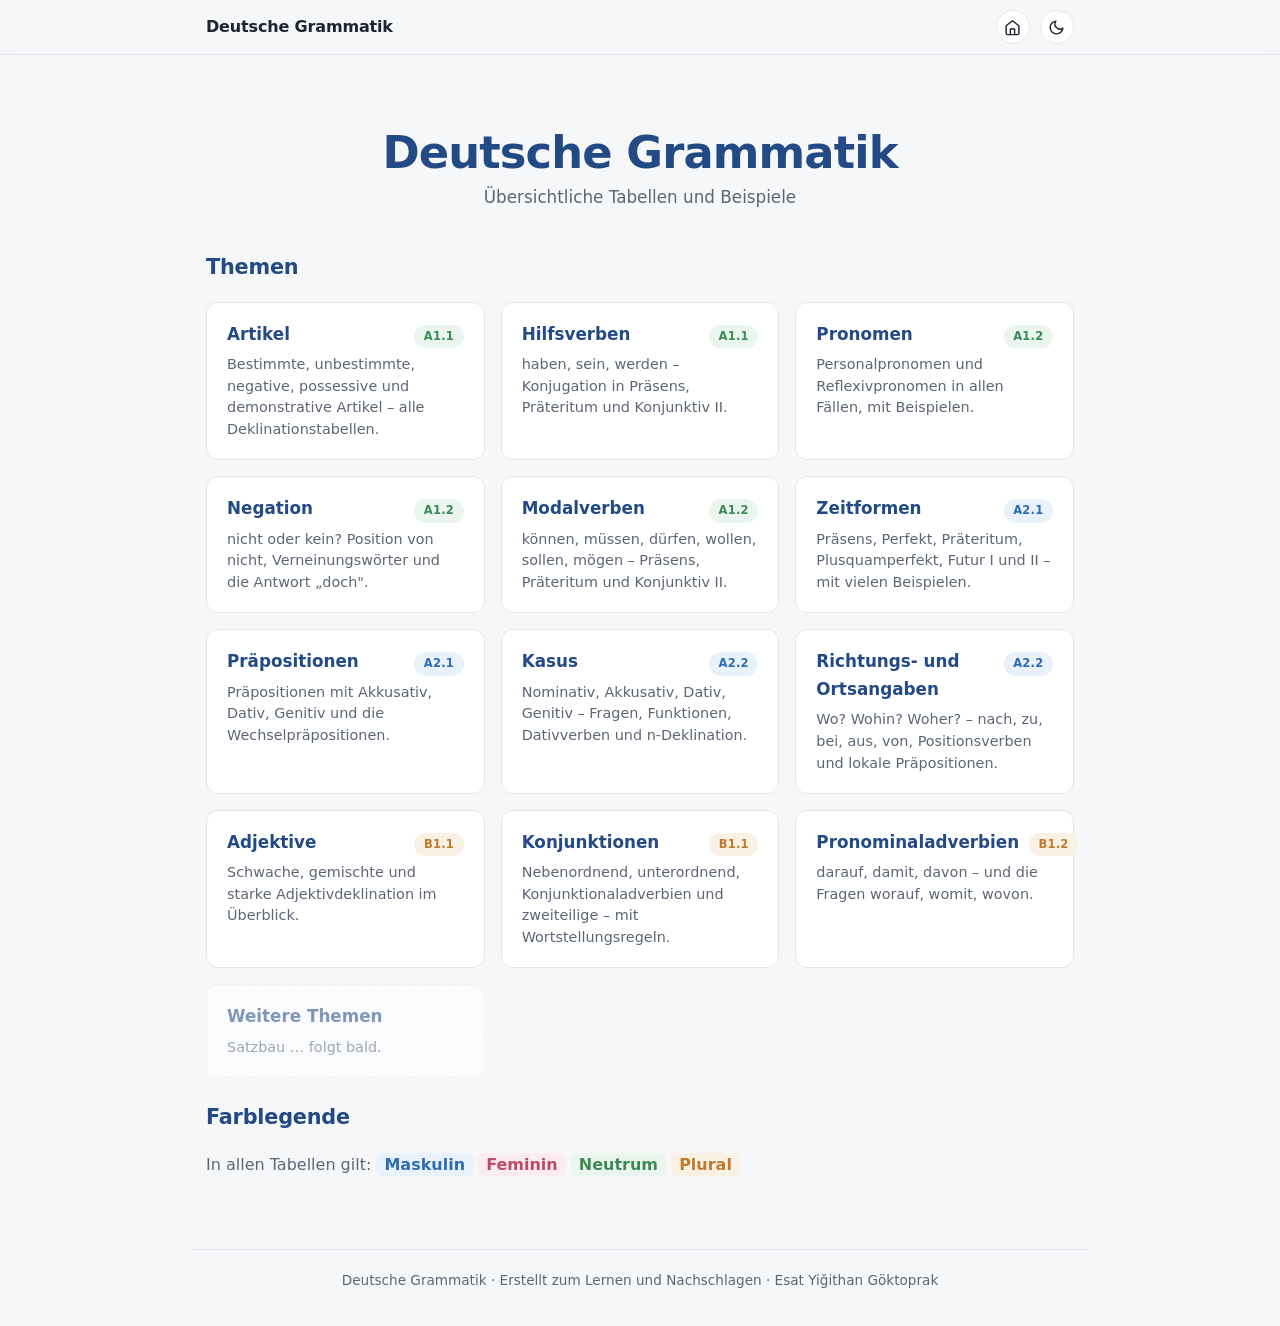
<file: index.html>
<!DOCTYPE html>
<html lang="de">
<head>
  <meta charset="UTF-8">
  <meta name="viewport" content="width=device-width, initial-scale=1.0">
  <title>Deutsche Grammatik</title>
  <link rel="stylesheet" href="style.css">
  <script src="site.js"></script>
</head>
<body>

<main>

  <header class="seitenkopf start">
    <h1>Deutsche Grammatik</h1>
    <p>Übersichtliche Tabellen und Beispiele</p>
  </header>

  <section class="offen">
    <h2>Themen</h2>
    <div class="karten">
      <a class="karte" href="themen/artikel.html">
        <h3>Artikel <span class="stufe a1">A1.1</span></h3>
        <p>Bestimmte, unbestimmte, negative, possessive und demonstrative Artikel – alle Deklinationstabellen.</p>
      </a>
      <a class="karte" href="themen/hilfsverben.html">
        <h3>Hilfsverben <span class="stufe a1">A1.1</span></h3>
        <p>haben, sein, werden – Konjugation in Präsens, Präteritum und Konjunktiv II.</p>
      </a>
      <a class="karte" href="themen/pronomen.html">
        <h3>Pronomen <span class="stufe a1">A1.2</span></h3>
        <p>Personalpronomen und Reflexivpronomen in allen Fällen, mit Beispielen.</p>
      </a>
      <a class="karte" href="themen/negation.html">
        <h3>Negation <span class="stufe a1">A1.2</span></h3>
        <p>nicht oder kein? Position von nicht, Verneinungswörter und die Antwort „doch".</p>
      </a>
      <a class="karte" href="themen/modalverben.html">
        <h3>Modalverben <span class="stufe a1">A1.2</span></h3>
        <p>können, müssen, dürfen, wollen, sollen, mögen – Präsens, Präteritum und Konjunktiv II.</p>
      </a>
      <a class="karte" href="themen/zeitformen.html">
        <h3>Zeitformen <span class="stufe a2">A2.1</span></h3>
        <p>Präsens, Perfekt, Präteritum, Plusquamperfekt, Futur I und II – mit vielen Beispielen.</p>
      </a>
      <a class="karte" href="themen/praepositionen.html">
        <h3>Präpositionen <span class="stufe a2">A2.1</span></h3>
        <p>Präpositionen mit Akkusativ, Dativ, Genitiv und die Wechselpräpositionen.</p>
      </a>
      <a class="karte" href="themen/kasus.html">
        <h3>Kasus <span class="stufe a2">A2.2</span></h3>
        <p>Nominativ, Akkusativ, Dativ, Genitiv – Fragen, Funktionen, Dativverben und n-Deklination.</p>
      </a>
      <a class="karte" href="themen/richtung-ort.html">
        <h3>Richtungs- und Ortsangaben <span class="stufe a2">A2.2</span></h3>
        <p>Wo? Wohin? Woher? – nach, zu, bei, aus, von, Positionsverben und lokale Präpositionen.</p>
      </a>
      <a class="karte" href="themen/adjektive.html">
        <h3>Adjektive <span class="stufe b1">B1.1</span></h3>
        <p>Schwache, gemischte und starke Adjektivdeklination im Überblick.</p>
      </a>
      <a class="karte" href="themen/konjunktionen.html">
        <h3>Konjunktionen <span class="stufe b1">B1.1</span></h3>
        <p>Nebenordnend, unterordnend, Konjunktionaladverbien und zweiteilige – mit Wortstellungsregeln.</p>
      </a>
      <a class="karte" href="themen/pronominaladverbien.html">
        <h3>Pronominaladverbien <span class="stufe b1">B1.2</span></h3>
        <p>darauf, damit, davon – und die Fragen worauf, womit, wovon.</p>
      </a>
      <span class="karte bald">
        <h3>Weitere Themen</h3>
        <p>Satzbau … folgt bald.</p>
      </span>
    </div>
  </section>

  <section class="offen legende">
    <h2>Farblegende</h2>
    <p>
      In allen Tabellen gilt:
      <strong class="m chip">Maskulin</strong>
      <strong class="f chip">Feminin</strong>
      <strong class="n chip">Neutrum</strong>
      <strong class="pl chip">Plural</strong>
    </p>
  </section>

</main>

</body>
</html>
</file>
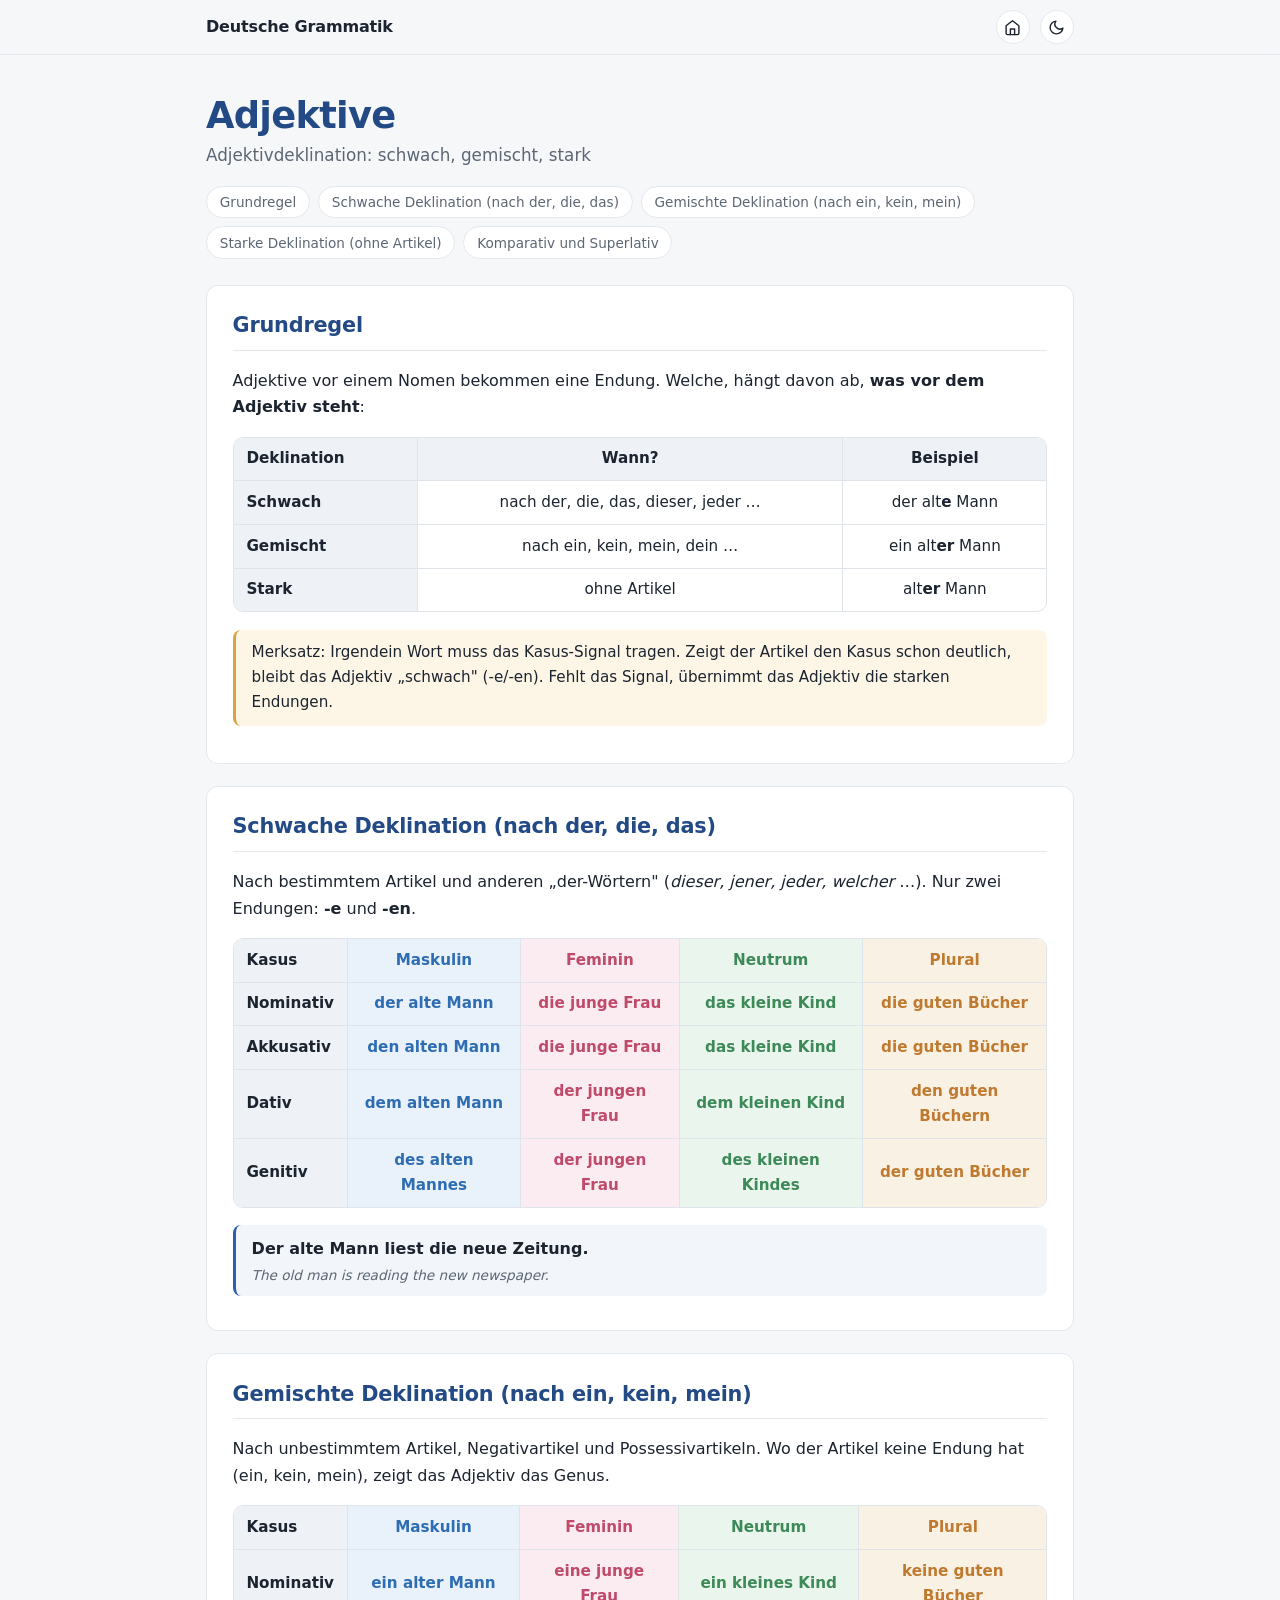
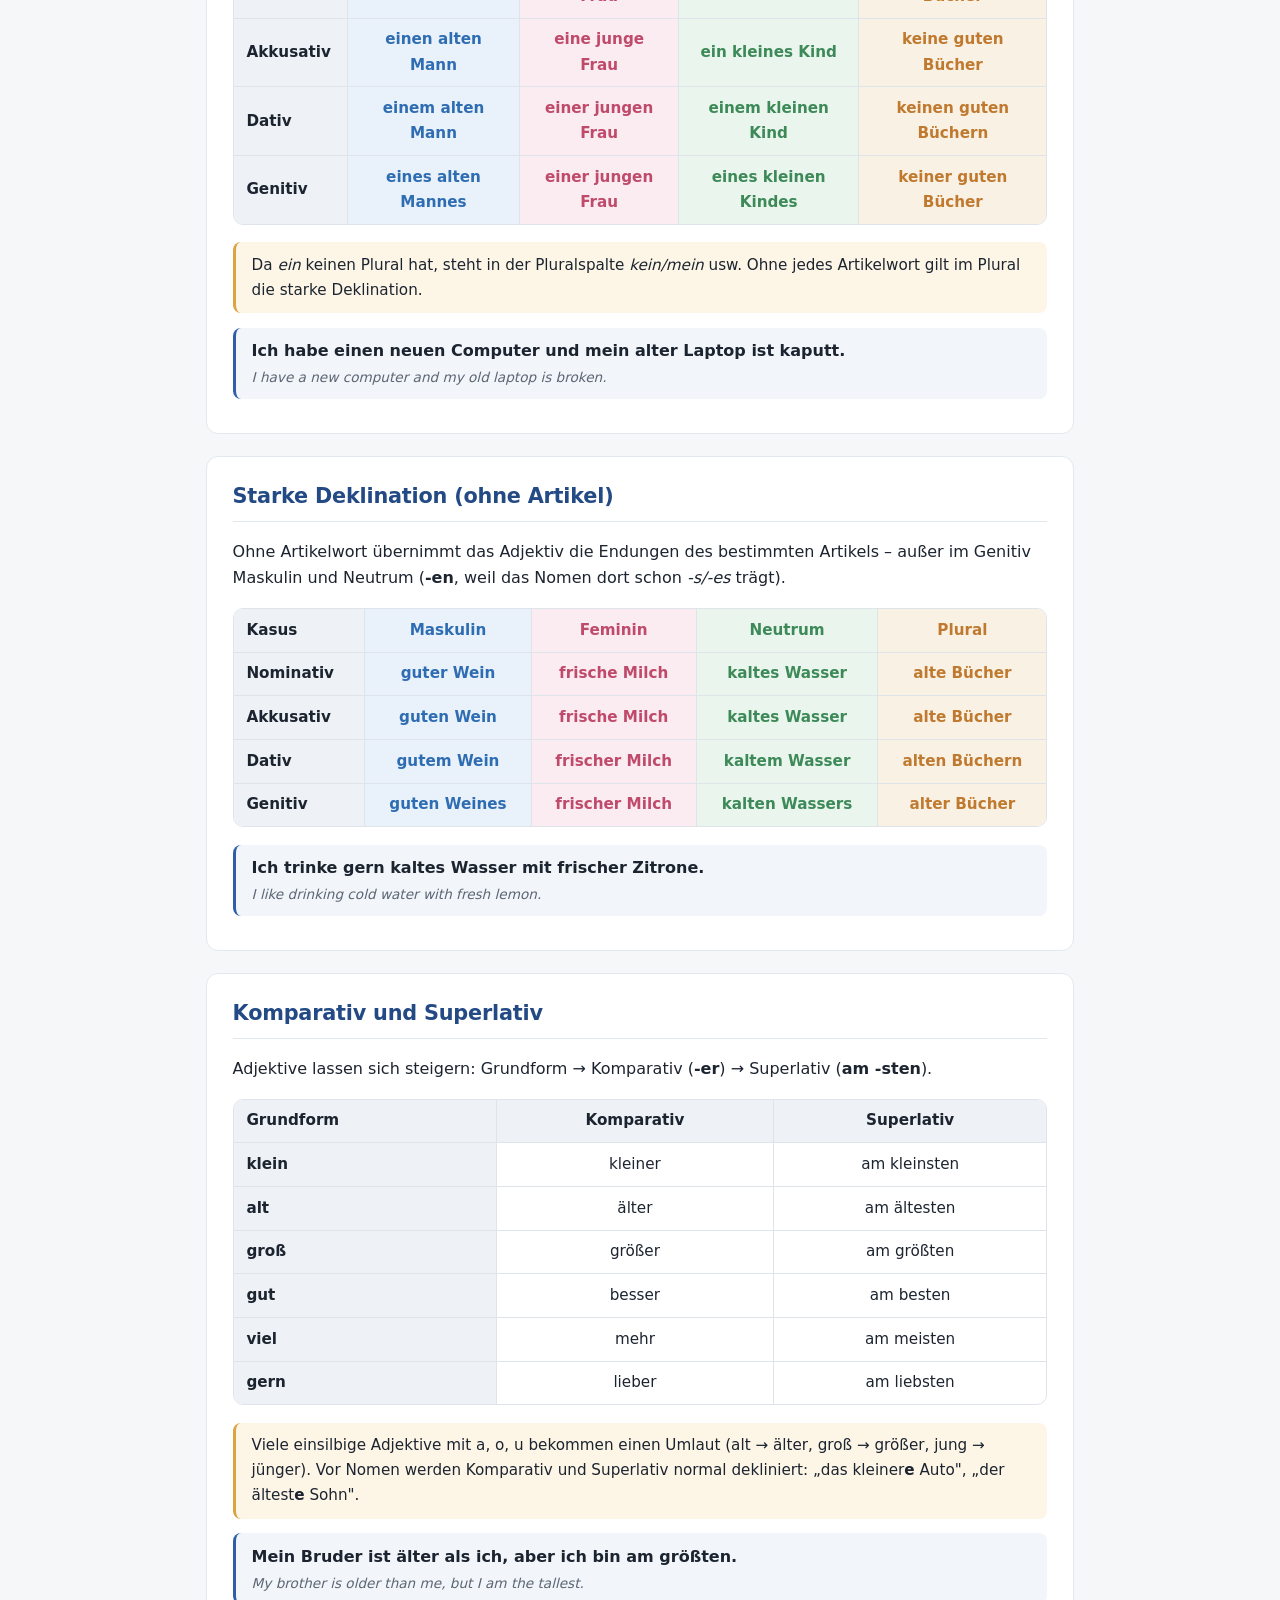
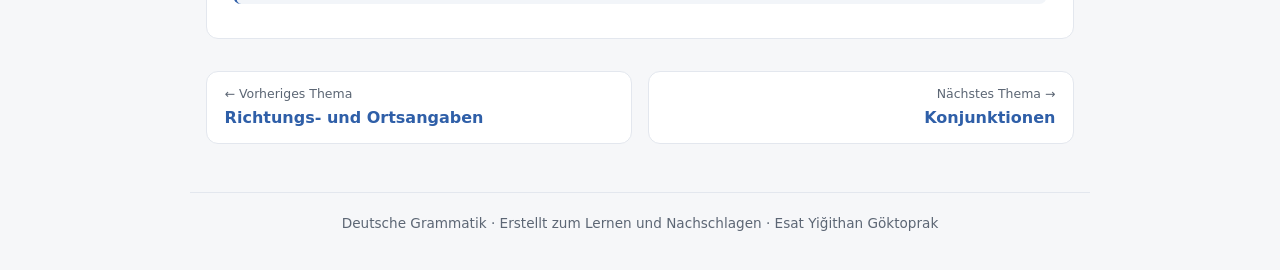
<file: themen/adjektive.html>
<!DOCTYPE html>
<html lang="de">
<head>
  <meta charset="UTF-8">
  <meta name="viewport" content="width=device-width, initial-scale=1.0">
  <title>Adjektive – Deutsche Grammatik</title>
  <link rel="stylesheet" href="../style.css">
  <script src="../site.js"></script>
</head>
<body>

<main>

  <header class="seitenkopf">
    <h1>Adjektive</h1>
    <p>Adjektivdeklination: schwach, gemischt, stark</p>
  </header>

  <section id="grundregel">
    <h2>Grundregel</h2>
    <p>Adjektive vor einem Nomen bekommen eine Endung. Welche, hängt davon ab, <strong>was vor dem Adjektiv steht</strong>:</p>
    <div class="tabelle-scroll">
      <table>
        <tr><th>Deklination</th><th>Wann?</th><th>Beispiel</th></tr>
        <tr><td>Schwach</td><td>nach der, die, das, dieser, jeder …</td><td>der alt<strong>e</strong> Mann</td></tr>
        <tr><td>Gemischt</td><td>nach ein, kein, mein, dein …</td><td>ein alt<strong>er</strong> Mann</td></tr>
        <tr><td>Stark</td><td>ohne Artikel</td><td>alt<strong>er</strong> Mann</td></tr>
      </table>
    </div>
    <div class="hinweis">Merksatz: Irgendein Wort muss das Kasus-Signal tragen. Zeigt der Artikel den Kasus schon deutlich, bleibt das Adjektiv „schwach" (-e/-en). Fehlt das Signal, übernimmt das Adjektiv die starken Endungen.</div>
  </section>

  <!-- ===== Schwache Deklination ===== -->
  <section id="schwach">
    <h2>Schwache Deklination (nach der, die, das)</h2>
    <p>Nach bestimmtem Artikel und anderen „der-Wörtern" (<em>dieser, jener, jeder, welcher</em> …). Nur zwei Endungen: <strong>-e</strong> und <strong>-en</strong>.</p>
    <div class="tabelle-scroll">
      <table>
        <tr><th>Kasus</th><th class="m">Maskulin</th><th class="f">Feminin</th><th class="n">Neutrum</th><th class="pl">Plural</th></tr>
        <tr><td>Nominativ</td><td class="m">der alt<strong>e</strong> Mann</td><td class="f">die jung<strong>e</strong> Frau</td><td class="n">das klein<strong>e</strong> Kind</td><td class="pl">die gut<strong>en</strong> Bücher</td></tr>
        <tr><td>Akkusativ</td><td class="m">den alt<strong>en</strong> Mann</td><td class="f">die jung<strong>e</strong> Frau</td><td class="n">das klein<strong>e</strong> Kind</td><td class="pl">die gut<strong>en</strong> Bücher</td></tr>
        <tr><td>Dativ</td><td class="m">dem alt<strong>en</strong> Mann</td><td class="f">der jung<strong>en</strong> Frau</td><td class="n">dem klein<strong>en</strong> Kind</td><td class="pl">den gut<strong>en</strong> Büchern</td></tr>
        <tr><td>Genitiv</td><td class="m">des alt<strong>en</strong> Mannes</td><td class="f">der jung<strong>en</strong> Frau</td><td class="n">des klein<strong>en</strong> Kindes</td><td class="pl">der gut<strong>en</strong> Bücher</td></tr>
      </table>
    </div>
    <div class="beispiel">
      <span class="de">Der alte Mann liest die neue Zeitung.</span>
      <span class="en">The old man is reading the new newspaper.</span>
    </div>
  </section>

  <!-- ===== Gemischte Deklination ===== -->
  <section id="gemischt">
    <h2>Gemischte Deklination (nach ein, kein, mein)</h2>
    <p>Nach unbestimmtem Artikel, Negativartikel und Possessivartikeln. Wo der Artikel keine Endung hat (ein, kein, mein), zeigt das Adjektiv das Genus.</p>
    <div class="tabelle-scroll">
      <table>
        <tr><th>Kasus</th><th class="m">Maskulin</th><th class="f">Feminin</th><th class="n">Neutrum</th><th class="pl">Plural</th></tr>
        <tr><td>Nominativ</td><td class="m">ein alt<strong>er</strong> Mann</td><td class="f">eine jung<strong>e</strong> Frau</td><td class="n">ein klein<strong>es</strong> Kind</td><td class="pl">keine gut<strong>en</strong> Bücher</td></tr>
        <tr><td>Akkusativ</td><td class="m">einen alt<strong>en</strong> Mann</td><td class="f">eine jung<strong>e</strong> Frau</td><td class="n">ein klein<strong>es</strong> Kind</td><td class="pl">keine gut<strong>en</strong> Bücher</td></tr>
        <tr><td>Dativ</td><td class="m">einem alt<strong>en</strong> Mann</td><td class="f">einer jung<strong>en</strong> Frau</td><td class="n">einem klein<strong>en</strong> Kind</td><td class="pl">keinen gut<strong>en</strong> Büchern</td></tr>
        <tr><td>Genitiv</td><td class="m">eines alt<strong>en</strong> Mannes</td><td class="f">einer jung<strong>en</strong> Frau</td><td class="n">eines klein<strong>en</strong> Kindes</td><td class="pl">keiner gut<strong>en</strong> Bücher</td></tr>
      </table>
    </div>
    <div class="hinweis">Da <em>ein</em> keinen Plural hat, steht in der Pluralspalte <em>kein/mein</em> usw. Ohne jedes Artikelwort gilt im Plural die starke Deklination.</div>
    <div class="beispiel">
      <span class="de">Ich habe einen neuen Computer und mein alter Laptop ist kaputt.</span>
      <span class="en">I have a new computer and my old laptop is broken.</span>
    </div>
  </section>

  <!-- ===== Starke Deklination ===== -->
  <section id="stark">
    <h2>Starke Deklination (ohne Artikel)</h2>
    <p>Ohne Artikelwort übernimmt das Adjektiv die Endungen des bestimmten Artikels – außer im Genitiv Maskulin und Neutrum (<strong>-en</strong>, weil das Nomen dort schon <em>-s/-es</em> trägt).</p>
    <div class="tabelle-scroll">
      <table>
        <tr><th>Kasus</th><th class="m">Maskulin</th><th class="f">Feminin</th><th class="n">Neutrum</th><th class="pl">Plural</th></tr>
        <tr><td>Nominativ</td><td class="m">gut<strong>er</strong> Wein</td><td class="f">frisch<strong>e</strong> Milch</td><td class="n">kalt<strong>es</strong> Wasser</td><td class="pl">alt<strong>e</strong> Bücher</td></tr>
        <tr><td>Akkusativ</td><td class="m">gut<strong>en</strong> Wein</td><td class="f">frisch<strong>e</strong> Milch</td><td class="n">kalt<strong>es</strong> Wasser</td><td class="pl">alt<strong>e</strong> Bücher</td></tr>
        <tr><td>Dativ</td><td class="m">gut<strong>em</strong> Wein</td><td class="f">frisch<strong>er</strong> Milch</td><td class="n">kalt<strong>em</strong> Wasser</td><td class="pl">alt<strong>en</strong> Büchern</td></tr>
        <tr><td>Genitiv</td><td class="m">gut<strong>en</strong> Weines</td><td class="f">frisch<strong>er</strong> Milch</td><td class="n">kalt<strong>en</strong> Wassers</td><td class="pl">alt<strong>er</strong> Bücher</td></tr>
      </table>
    </div>
    <div class="beispiel">
      <span class="de">Ich trinke gern kaltes Wasser mit frischer Zitrone.</span>
      <span class="en">I like drinking cold water with fresh lemon.</span>
    </div>
  </section>

  <!-- ===== Komparativ & Superlativ ===== -->
  <section id="steigerung">
    <h2>Komparativ und Superlativ</h2>
    <p>Adjektive lassen sich steigern: Grundform → Komparativ (<strong>-er</strong>) → Superlativ (<strong>am -sten</strong>).</p>
    <div class="tabelle-scroll">
      <table>
        <tr><th>Grundform</th><th>Komparativ</th><th>Superlativ</th></tr>
        <tr><td>klein</td><td>kleiner</td><td>am kleinsten</td></tr>
        <tr><td>alt</td><td>älter</td><td>am ältesten</td></tr>
        <tr><td>groß</td><td>größer</td><td>am größten</td></tr>
        <tr><td>gut</td><td>besser</td><td>am besten</td></tr>
        <tr><td>viel</td><td>mehr</td><td>am meisten</td></tr>
        <tr><td>gern</td><td>lieber</td><td>am liebsten</td></tr>
      </table>
    </div>
    <div class="hinweis">Viele einsilbige Adjektive mit a, o, u bekommen einen Umlaut (alt → älter, groß → größer, jung → jünger). Vor Nomen werden Komparativ und Superlativ normal dekliniert: „das kleiner<strong>e</strong> Auto", „der ältest<strong>e</strong> Sohn".</div>
    <div class="beispiel">
      <span class="de">Mein Bruder ist älter als ich, aber ich bin am größten.</span>
      <span class="en">My brother is older than me, but I am the tallest.</span>
    </div>
  </section>

</main>

</body>
</html>
</file>
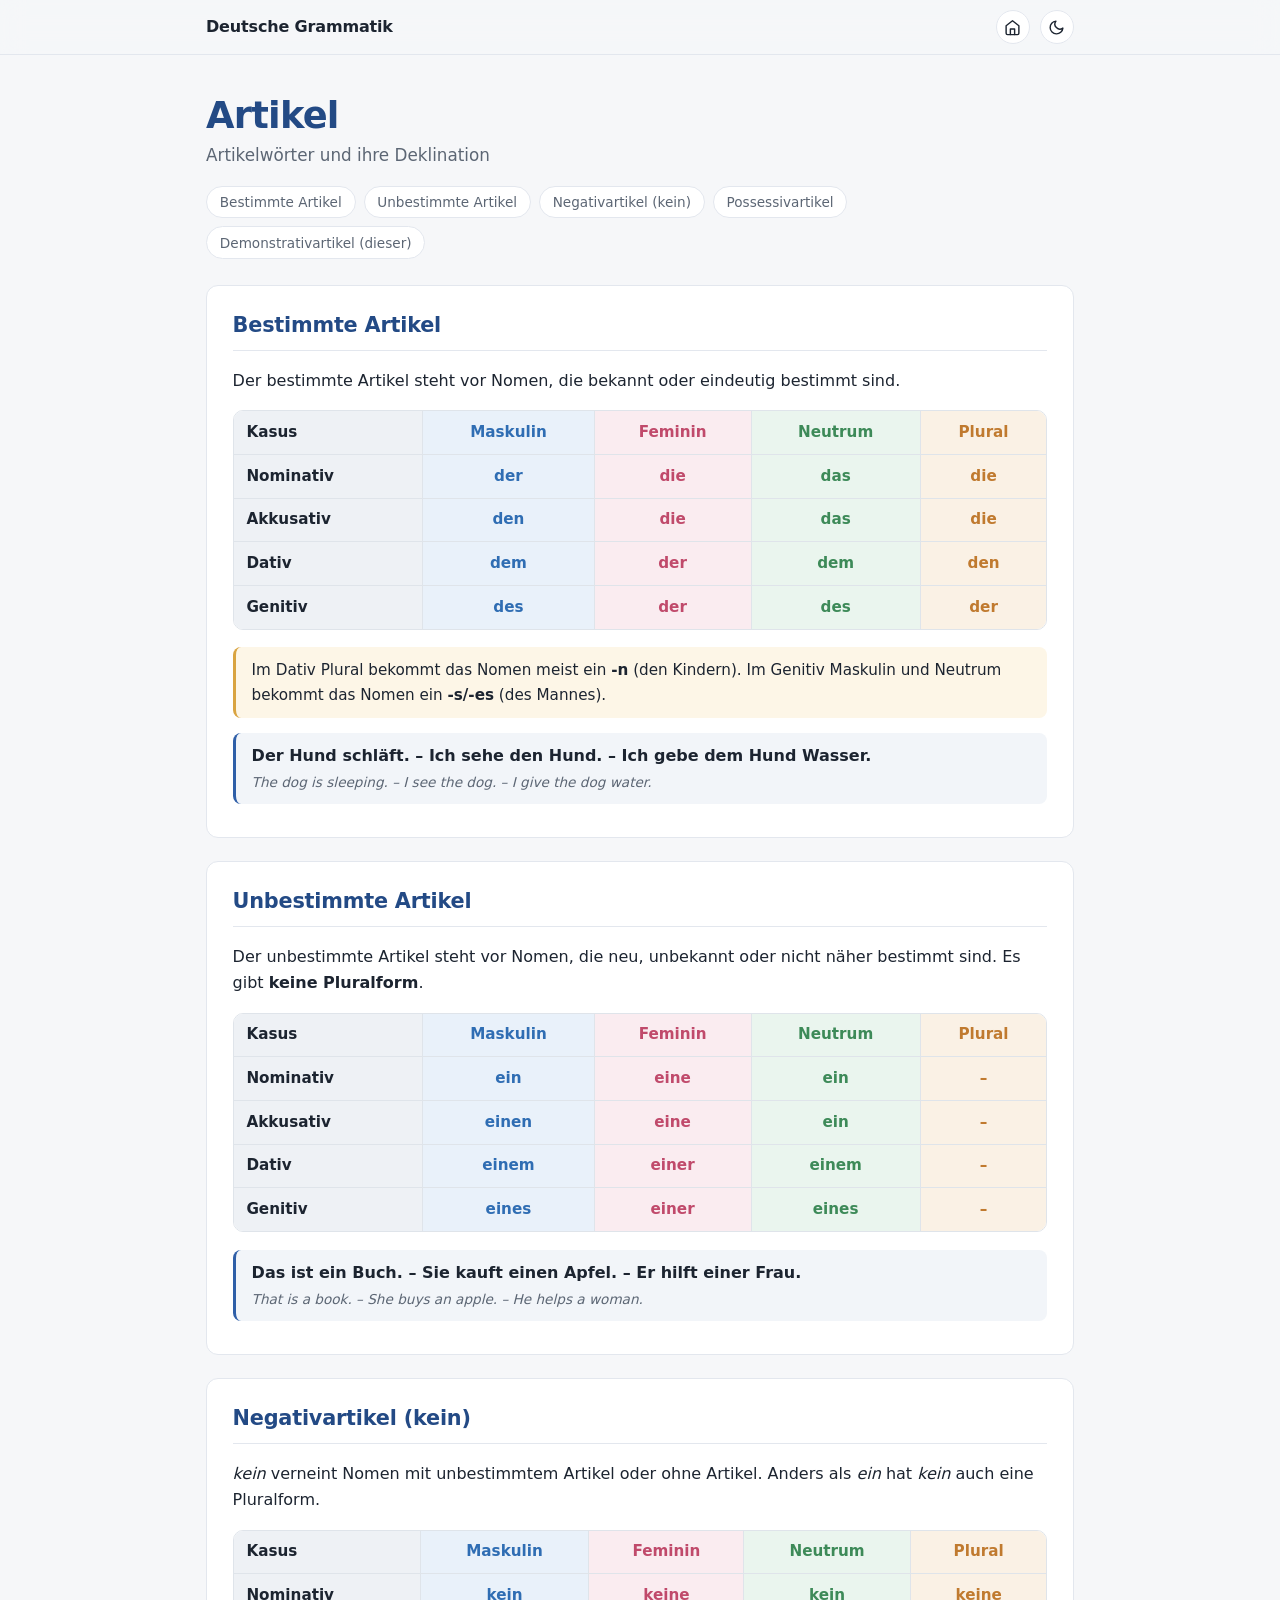
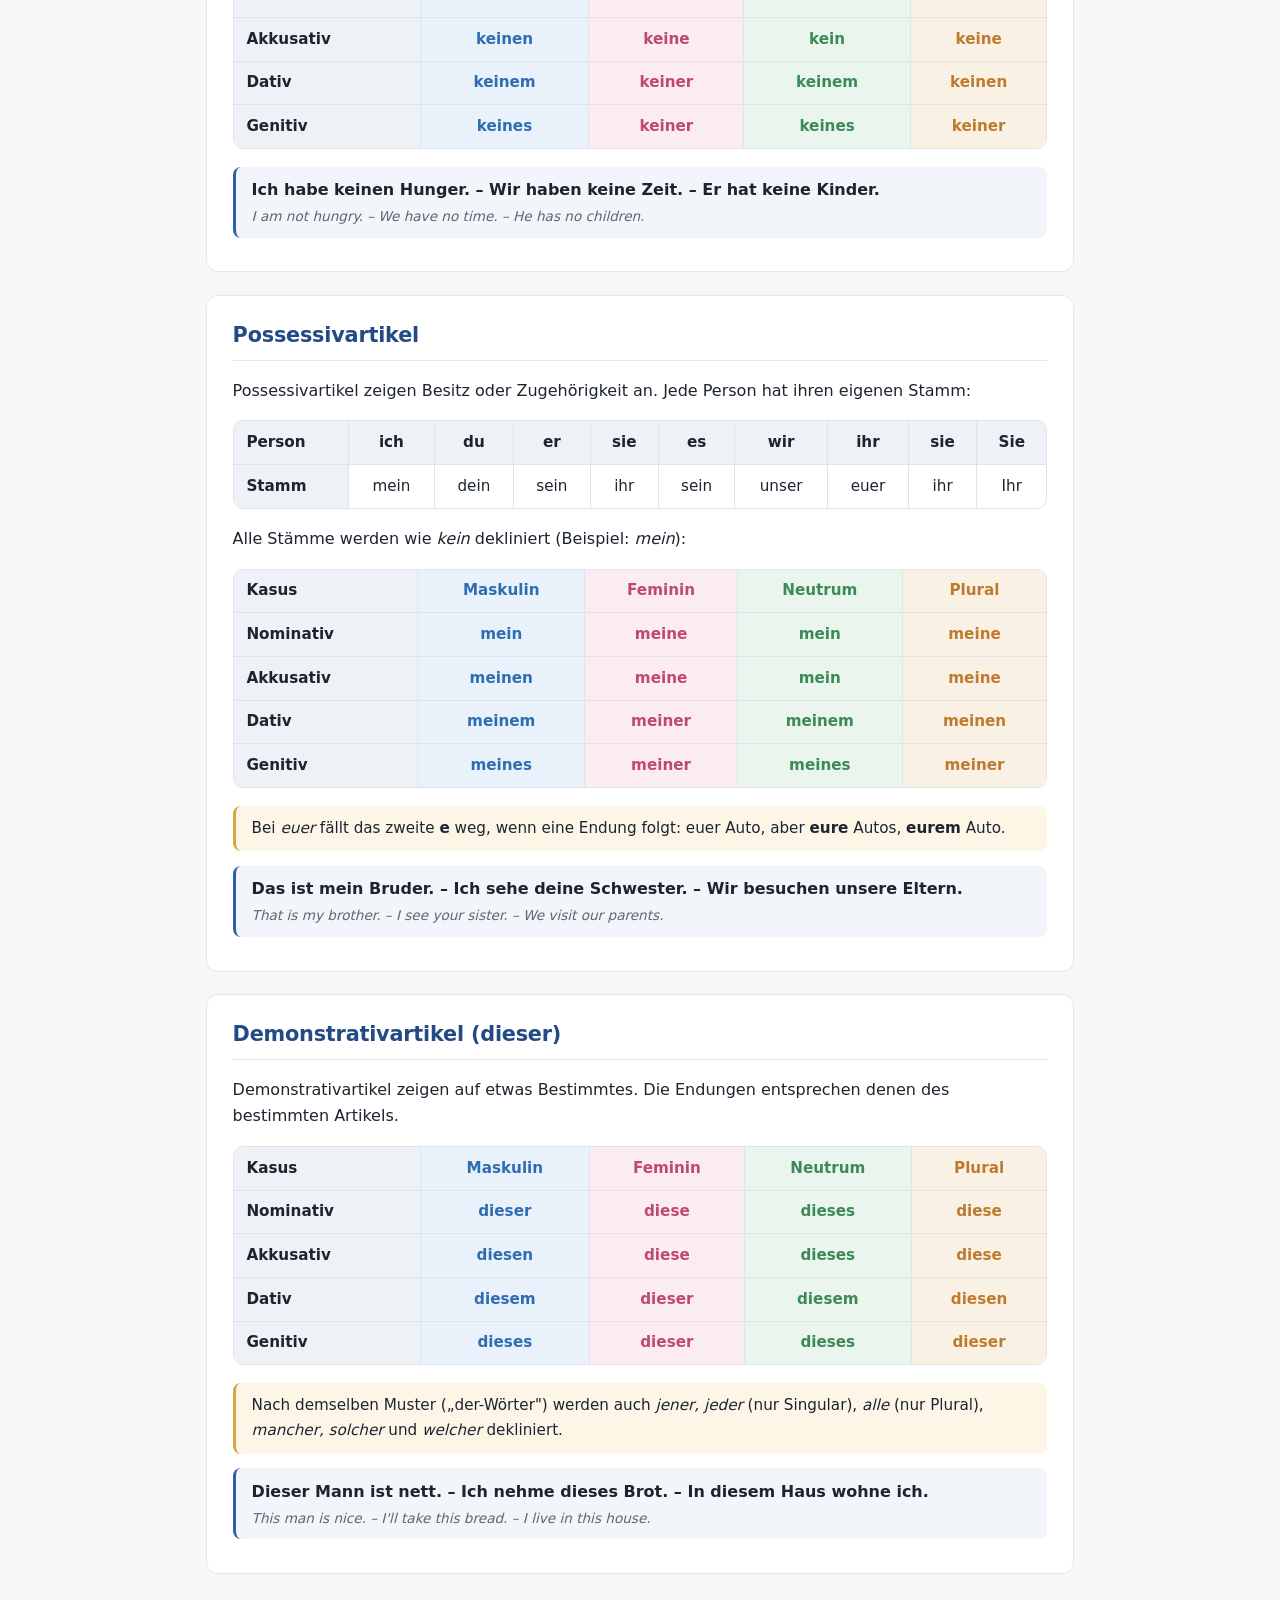
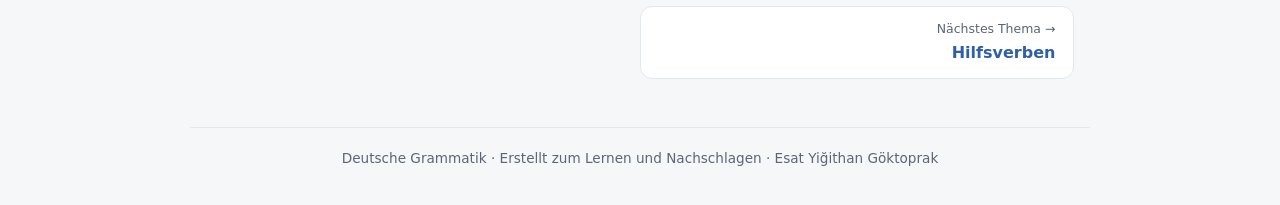
<file: themen/artikel.html>
<!DOCTYPE html>
<html lang="de">
<head>
  <meta charset="UTF-8">
  <meta name="viewport" content="width=device-width, initial-scale=1.0">
  <title>Artikel – Deutsche Grammatik</title>
  <link rel="stylesheet" href="../style.css">
  <script src="../site.js"></script>
</head>
<body>

<main>

  <header class="seitenkopf">
    <h1>Artikel</h1>
    <p>Artikelwörter und ihre Deklination</p>
  </header>

  <!-- ===== Bestimmte Artikel ===== -->
  <section id="bestimmt">
    <h2>Bestimmte Artikel</h2>
    <p>Der bestimmte Artikel steht vor Nomen, die bekannt oder eindeutig bestimmt sind.</p>
    <div class="tabelle-scroll">
      <table>
        <tr><th>Kasus</th><th class="m">Maskulin</th><th class="f">Feminin</th><th class="n">Neutrum</th><th class="pl">Plural</th></tr>
        <tr><td>Nominativ</td><td class="m">der</td><td class="f">die</td><td class="n">das</td><td class="pl">die</td></tr>
        <tr><td>Akkusativ</td><td class="m">den</td><td class="f">die</td><td class="n">das</td><td class="pl">die</td></tr>
        <tr><td>Dativ</td><td class="m">dem</td><td class="f">der</td><td class="n">dem</td><td class="pl">den</td></tr>
        <tr><td>Genitiv</td><td class="m">des</td><td class="f">der</td><td class="n">des</td><td class="pl">der</td></tr>
      </table>
    </div>
    <div class="hinweis">Im Dativ Plural bekommt das Nomen meist ein <strong>-n</strong> (den Kindern). Im Genitiv Maskulin und Neutrum bekommt das Nomen ein <strong>-s/-es</strong> (des Mannes).</div>
    <div class="beispiel">
      <span class="de">Der Hund schläft. – Ich sehe den Hund. – Ich gebe dem Hund Wasser.</span>
      <span class="en">The dog is sleeping. – I see the dog. – I give the dog water.</span>
    </div>
  </section>

  <!-- ===== Unbestimmte Artikel ===== -->
  <section id="unbestimmt">
    <h2>Unbestimmte Artikel</h2>
    <p>Der unbestimmte Artikel steht vor Nomen, die neu, unbekannt oder nicht näher bestimmt sind. Es gibt <strong>keine Pluralform</strong>.</p>
    <div class="tabelle-scroll">
      <table>
        <tr><th>Kasus</th><th class="m">Maskulin</th><th class="f">Feminin</th><th class="n">Neutrum</th><th class="pl">Plural</th></tr>
        <tr><td>Nominativ</td><td class="m">ein</td><td class="f">eine</td><td class="n">ein</td><td class="pl">–</td></tr>
        <tr><td>Akkusativ</td><td class="m">einen</td><td class="f">eine</td><td class="n">ein</td><td class="pl">–</td></tr>
        <tr><td>Dativ</td><td class="m">einem</td><td class="f">einer</td><td class="n">einem</td><td class="pl">–</td></tr>
        <tr><td>Genitiv</td><td class="m">eines</td><td class="f">einer</td><td class="n">eines</td><td class="pl">–</td></tr>
      </table>
    </div>
    <div class="beispiel">
      <span class="de">Das ist ein Buch. – Sie kauft einen Apfel. – Er hilft einer Frau.</span>
      <span class="en">That is a book. – She buys an apple. – He helps a woman.</span>
    </div>
  </section>

  <!-- ===== Negativartikel ===== -->
  <section id="negativ">
    <h2>Negativartikel (kein)</h2>
    <p><em>kein</em> verneint Nomen mit unbestimmtem Artikel oder ohne Artikel. Anders als <em>ein</em> hat <em>kein</em> auch eine Pluralform.</p>
    <div class="tabelle-scroll">
      <table>
        <tr><th>Kasus</th><th class="m">Maskulin</th><th class="f">Feminin</th><th class="n">Neutrum</th><th class="pl">Plural</th></tr>
        <tr><td>Nominativ</td><td class="m">kein</td><td class="f">keine</td><td class="n">kein</td><td class="pl">keine</td></tr>
        <tr><td>Akkusativ</td><td class="m">keinen</td><td class="f">keine</td><td class="n">kein</td><td class="pl">keine</td></tr>
        <tr><td>Dativ</td><td class="m">keinem</td><td class="f">keiner</td><td class="n">keinem</td><td class="pl">keinen</td></tr>
        <tr><td>Genitiv</td><td class="m">keines</td><td class="f">keiner</td><td class="n">keines</td><td class="pl">keiner</td></tr>
      </table>
    </div>
    <div class="beispiel">
      <span class="de">Ich habe keinen Hunger. – Wir haben keine Zeit. – Er hat keine Kinder.</span>
      <span class="en">I am not hungry. – We have no time. – He has no children.</span>
    </div>
  </section>

  <!-- ===== Possessivartikel ===== -->
  <section id="possessiv">
    <h2>Possessivartikel</h2>
    <p>Possessivartikel zeigen Besitz oder Zugehörigkeit an. Jede Person hat ihren eigenen Stamm:</p>
    <div class="tabelle-scroll">
      <table>
        <tr><th>Person</th><th>ich</th><th>du</th><th>er</th><th>sie</th><th>es</th><th>wir</th><th>ihr</th><th>sie</th><th>Sie</th></tr>
        <tr><td>Stamm</td><td>mein</td><td>dein</td><td>sein</td><td>ihr</td><td>sein</td><td>unser</td><td>euer</td><td>ihr</td><td>Ihr</td></tr>
      </table>
    </div>
    <p>Alle Stämme werden wie <em>kein</em> dekliniert (Beispiel: <em>mein</em>):</p>
    <div class="tabelle-scroll">
      <table>
        <tr><th>Kasus</th><th class="m">Maskulin</th><th class="f">Feminin</th><th class="n">Neutrum</th><th class="pl">Plural</th></tr>
        <tr><td>Nominativ</td><td class="m">mein</td><td class="f">meine</td><td class="n">mein</td><td class="pl">meine</td></tr>
        <tr><td>Akkusativ</td><td class="m">meinen</td><td class="f">meine</td><td class="n">mein</td><td class="pl">meine</td></tr>
        <tr><td>Dativ</td><td class="m">meinem</td><td class="f">meiner</td><td class="n">meinem</td><td class="pl">meinen</td></tr>
        <tr><td>Genitiv</td><td class="m">meines</td><td class="f">meiner</td><td class="n">meines</td><td class="pl">meiner</td></tr>
      </table>
    </div>
    <div class="hinweis">Bei <em>euer</em> fällt das zweite <strong>e</strong> weg, wenn eine Endung folgt: euer Auto, aber <strong>eure</strong> Autos, <strong>eurem</strong> Auto.</div>
    <div class="beispiel">
      <span class="de">Das ist mein Bruder. – Ich sehe deine Schwester. – Wir besuchen unsere Eltern.</span>
      <span class="en">That is my brother. – I see your sister. – We visit our parents.</span>
    </div>
  </section>

  <!-- ===== Demonstrativartikel ===== -->
  <section id="demonstrativ">
    <h2>Demonstrativartikel (dieser)</h2>
    <p>Demonstrativartikel zeigen auf etwas Bestimmtes. Die Endungen entsprechen denen des bestimmten Artikels.</p>
    <div class="tabelle-scroll">
      <table>
        <tr><th>Kasus</th><th class="m">Maskulin</th><th class="f">Feminin</th><th class="n">Neutrum</th><th class="pl">Plural</th></tr>
        <tr><td>Nominativ</td><td class="m">dieser</td><td class="f">diese</td><td class="n">dieses</td><td class="pl">diese</td></tr>
        <tr><td>Akkusativ</td><td class="m">diesen</td><td class="f">diese</td><td class="n">dieses</td><td class="pl">diese</td></tr>
        <tr><td>Dativ</td><td class="m">diesem</td><td class="f">dieser</td><td class="n">diesem</td><td class="pl">diesen</td></tr>
        <tr><td>Genitiv</td><td class="m">dieses</td><td class="f">dieser</td><td class="n">dieses</td><td class="pl">dieser</td></tr>
      </table>
    </div>
    <div class="hinweis">Nach demselben Muster („der-Wörter") werden auch <em>jener, jeder</em> (nur Singular), <em>alle</em> (nur Plural), <em>mancher, solcher</em> und <em>welcher</em> dekliniert.</div>
    <div class="beispiel">
      <span class="de">Dieser Mann ist nett. – Ich nehme dieses Brot. – In diesem Haus wohne ich.</span>
      <span class="en">This man is nice. – I'll take this bread. – I live in this house.</span>
    </div>
  </section>

</main>

</body>
</html>
</file>
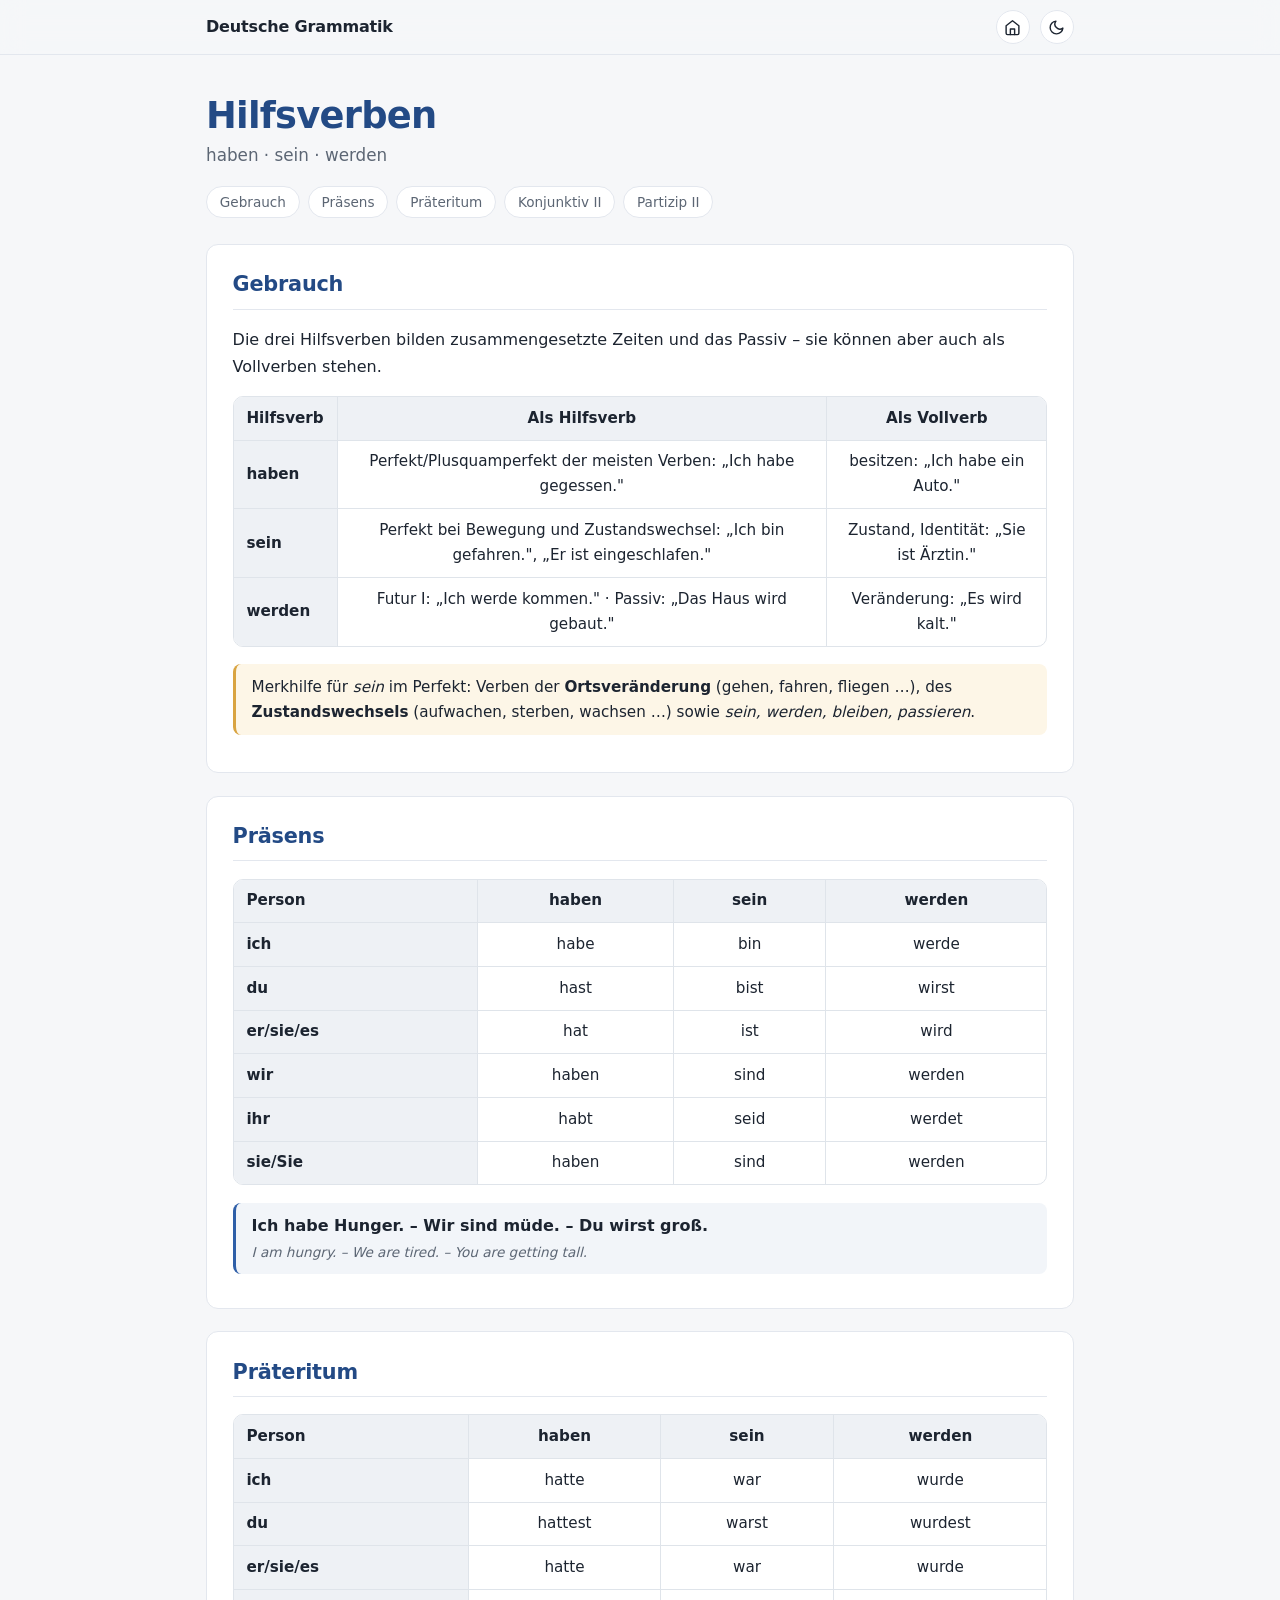
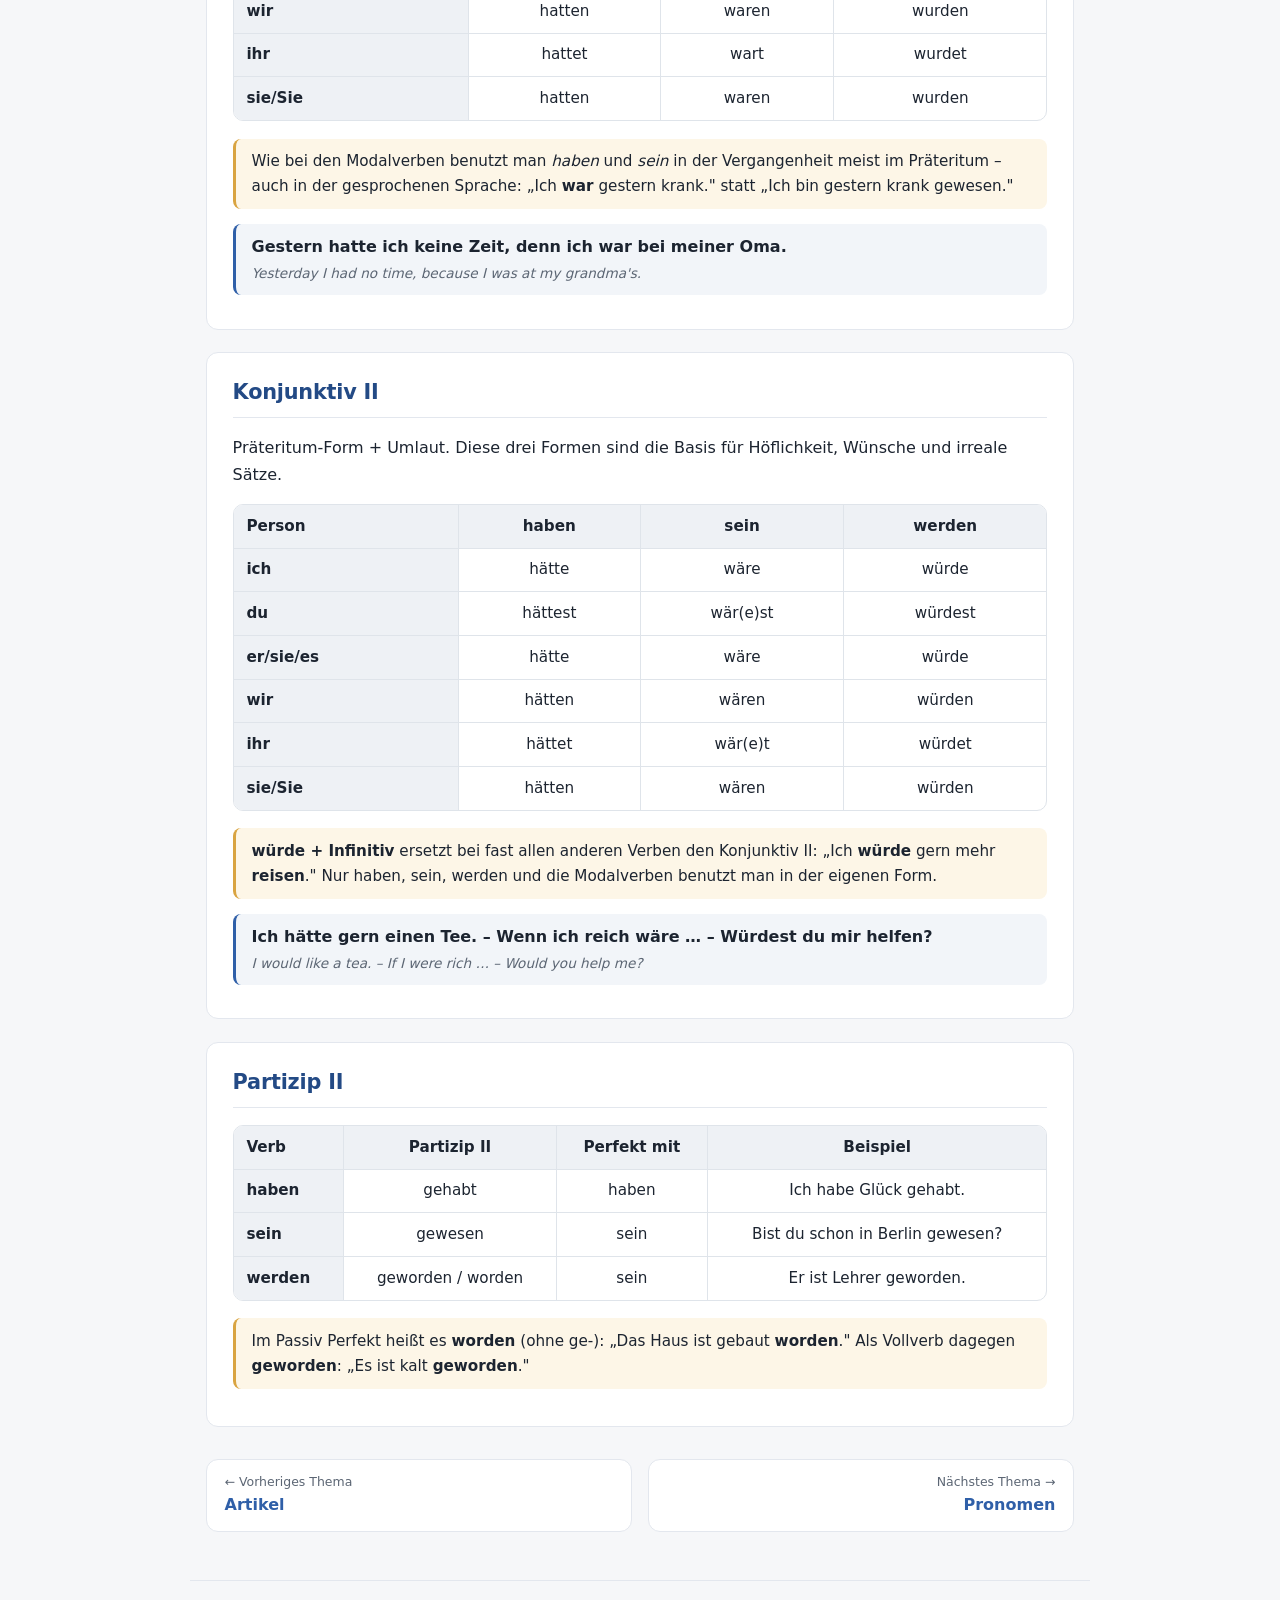
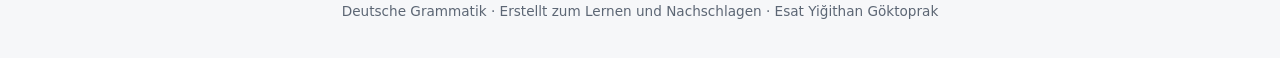
<file: themen/hilfsverben.html>
<!DOCTYPE html>
<html lang="de">
<head>
  <meta charset="UTF-8">
  <meta name="viewport" content="width=device-width, initial-scale=1.0">
  <title>Hilfsverben – Deutsche Grammatik</title>
  <link rel="stylesheet" href="../style.css">
  <script src="../site.js"></script>
</head>
<body>

<main>

  <header class="seitenkopf">
    <h1>Hilfsverben</h1>
    <p>haben · sein · werden</p>
  </header>

  <!-- ===== Gebrauch ===== -->
  <section id="gebrauch">
    <h2>Gebrauch</h2>
    <p>Die drei Hilfsverben bilden zusammengesetzte Zeiten und das Passiv – sie können aber auch als Vollverben stehen.</p>
    <div class="tabelle-scroll">
      <table>
        <tr><th>Hilfsverb</th><th>Als Hilfsverb</th><th>Als Vollverb</th></tr>
        <tr><td>haben</td><td>Perfekt/Plusquamperfekt der meisten Verben: „Ich habe gegessen."</td><td>besitzen: „Ich habe ein Auto."</td></tr>
        <tr><td>sein</td><td>Perfekt bei Bewegung und Zustandswechsel: „Ich bin gefahren.", „Er ist eingeschlafen."</td><td>Zustand, Identität: „Sie ist Ärztin."</td></tr>
        <tr><td>werden</td><td>Futur I: „Ich werde kommen." · Passiv: „Das Haus wird gebaut."</td><td>Veränderung: „Es wird kalt."</td></tr>
      </table>
    </div>
    <div class="hinweis">Merkhilfe für <em>sein</em> im Perfekt: Verben der <strong>Ortsveränderung</strong> (gehen, fahren, fliegen …), des <strong>Zustandswechsels</strong> (aufwachen, sterben, wachsen …) sowie <em>sein, werden, bleiben, passieren</em>.</div>
  </section>

  <!-- ===== Präsens ===== -->
  <section id="praesens">
    <h2>Präsens</h2>
    <div class="tabelle-scroll">
      <table>
        <tr><th>Person</th><th>haben</th><th>sein</th><th>werden</th></tr>
        <tr><td>ich</td><td>habe</td><td>bin</td><td>werde</td></tr>
        <tr><td>du</td><td>hast</td><td>bist</td><td>wirst</td></tr>
        <tr><td>er/sie/es</td><td>hat</td><td>ist</td><td>wird</td></tr>
        <tr><td>wir</td><td>haben</td><td>sind</td><td>werden</td></tr>
        <tr><td>ihr</td><td>habt</td><td>seid</td><td>werdet</td></tr>
        <tr><td>sie/Sie</td><td>haben</td><td>sind</td><td>werden</td></tr>
      </table>
    </div>
    <div class="beispiel">
      <span class="de">Ich habe Hunger. – Wir sind müde. – Du wirst groß.</span>
      <span class="en">I am hungry. – We are tired. – You are getting tall.</span>
    </div>
  </section>

  <!-- ===== Präteritum ===== -->
  <section id="praeteritum">
    <h2>Präteritum</h2>
    <div class="tabelle-scroll">
      <table>
        <tr><th>Person</th><th>haben</th><th>sein</th><th>werden</th></tr>
        <tr><td>ich</td><td>hatte</td><td>war</td><td>wurde</td></tr>
        <tr><td>du</td><td>hattest</td><td>warst</td><td>wurdest</td></tr>
        <tr><td>er/sie/es</td><td>hatte</td><td>war</td><td>wurde</td></tr>
        <tr><td>wir</td><td>hatten</td><td>waren</td><td>wurden</td></tr>
        <tr><td>ihr</td><td>hattet</td><td>wart</td><td>wurdet</td></tr>
        <tr><td>sie/Sie</td><td>hatten</td><td>waren</td><td>wurden</td></tr>
      </table>
    </div>
    <div class="hinweis">Wie bei den Modalverben benutzt man <em>haben</em> und <em>sein</em> in der Vergangenheit meist im Präteritum – auch in der gesprochenen Sprache: „Ich <strong>war</strong> gestern krank." statt „Ich bin gestern krank gewesen."</div>
    <div class="beispiel">
      <span class="de">Gestern hatte ich keine Zeit, denn ich war bei meiner Oma.</span>
      <span class="en">Yesterday I had no time, because I was at my grandma's.</span>
    </div>
  </section>

  <!-- ===== Konjunktiv II ===== -->
  <section id="konjunktiv2">
    <h2>Konjunktiv II</h2>
    <p>Präteritum-Form + Umlaut. Diese drei Formen sind die Basis für Höflichkeit, Wünsche und irreale Sätze.</p>
    <div class="tabelle-scroll">
      <table>
        <tr><th>Person</th><th>haben</th><th>sein</th><th>werden</th></tr>
        <tr><td>ich</td><td>hätte</td><td>wäre</td><td>würde</td></tr>
        <tr><td>du</td><td>hättest</td><td>wär(e)st</td><td>würdest</td></tr>
        <tr><td>er/sie/es</td><td>hätte</td><td>wäre</td><td>würde</td></tr>
        <tr><td>wir</td><td>hätten</td><td>wären</td><td>würden</td></tr>
        <tr><td>ihr</td><td>hättet</td><td>wär(e)t</td><td>würdet</td></tr>
        <tr><td>sie/Sie</td><td>hätten</td><td>wären</td><td>würden</td></tr>
      </table>
    </div>
    <div class="hinweis"><strong>würde + Infinitiv</strong> ersetzt bei fast allen anderen Verben den Konjunktiv II: „Ich <strong>würde</strong> gern mehr <strong>reisen</strong>." Nur haben, sein, werden und die Modalverben benutzt man in der eigenen Form.</div>
    <div class="beispiel">
      <span class="de">Ich hätte gern einen Tee. – Wenn ich reich wäre … – Würdest du mir helfen?</span>
      <span class="en">I would like a tea. – If I were rich … – Would you help me?</span>
    </div>
  </section>

  <!-- ===== Partizip II ===== -->
  <section id="partizip">
    <h2>Partizip II</h2>
    <div class="tabelle-scroll">
      <table>
        <tr><th>Verb</th><th>Partizip II</th><th>Perfekt mit</th><th>Beispiel</th></tr>
        <tr><td>haben</td><td>gehabt</td><td>haben</td><td>Ich habe Glück gehabt.</td></tr>
        <tr><td>sein</td><td>gewesen</td><td>sein</td><td>Bist du schon in Berlin gewesen?</td></tr>
        <tr><td>werden</td><td>geworden / worden</td><td>sein</td><td>Er ist Lehrer geworden.</td></tr>
      </table>
    </div>
    <div class="hinweis">Im Passiv Perfekt heißt es <strong>worden</strong> (ohne ge-): „Das Haus ist gebaut <strong>worden</strong>." Als Vollverb dagegen <strong>geworden</strong>: „Es ist kalt <strong>geworden</strong>."</div>
  </section>

</main>

</body>
</html>
</file>
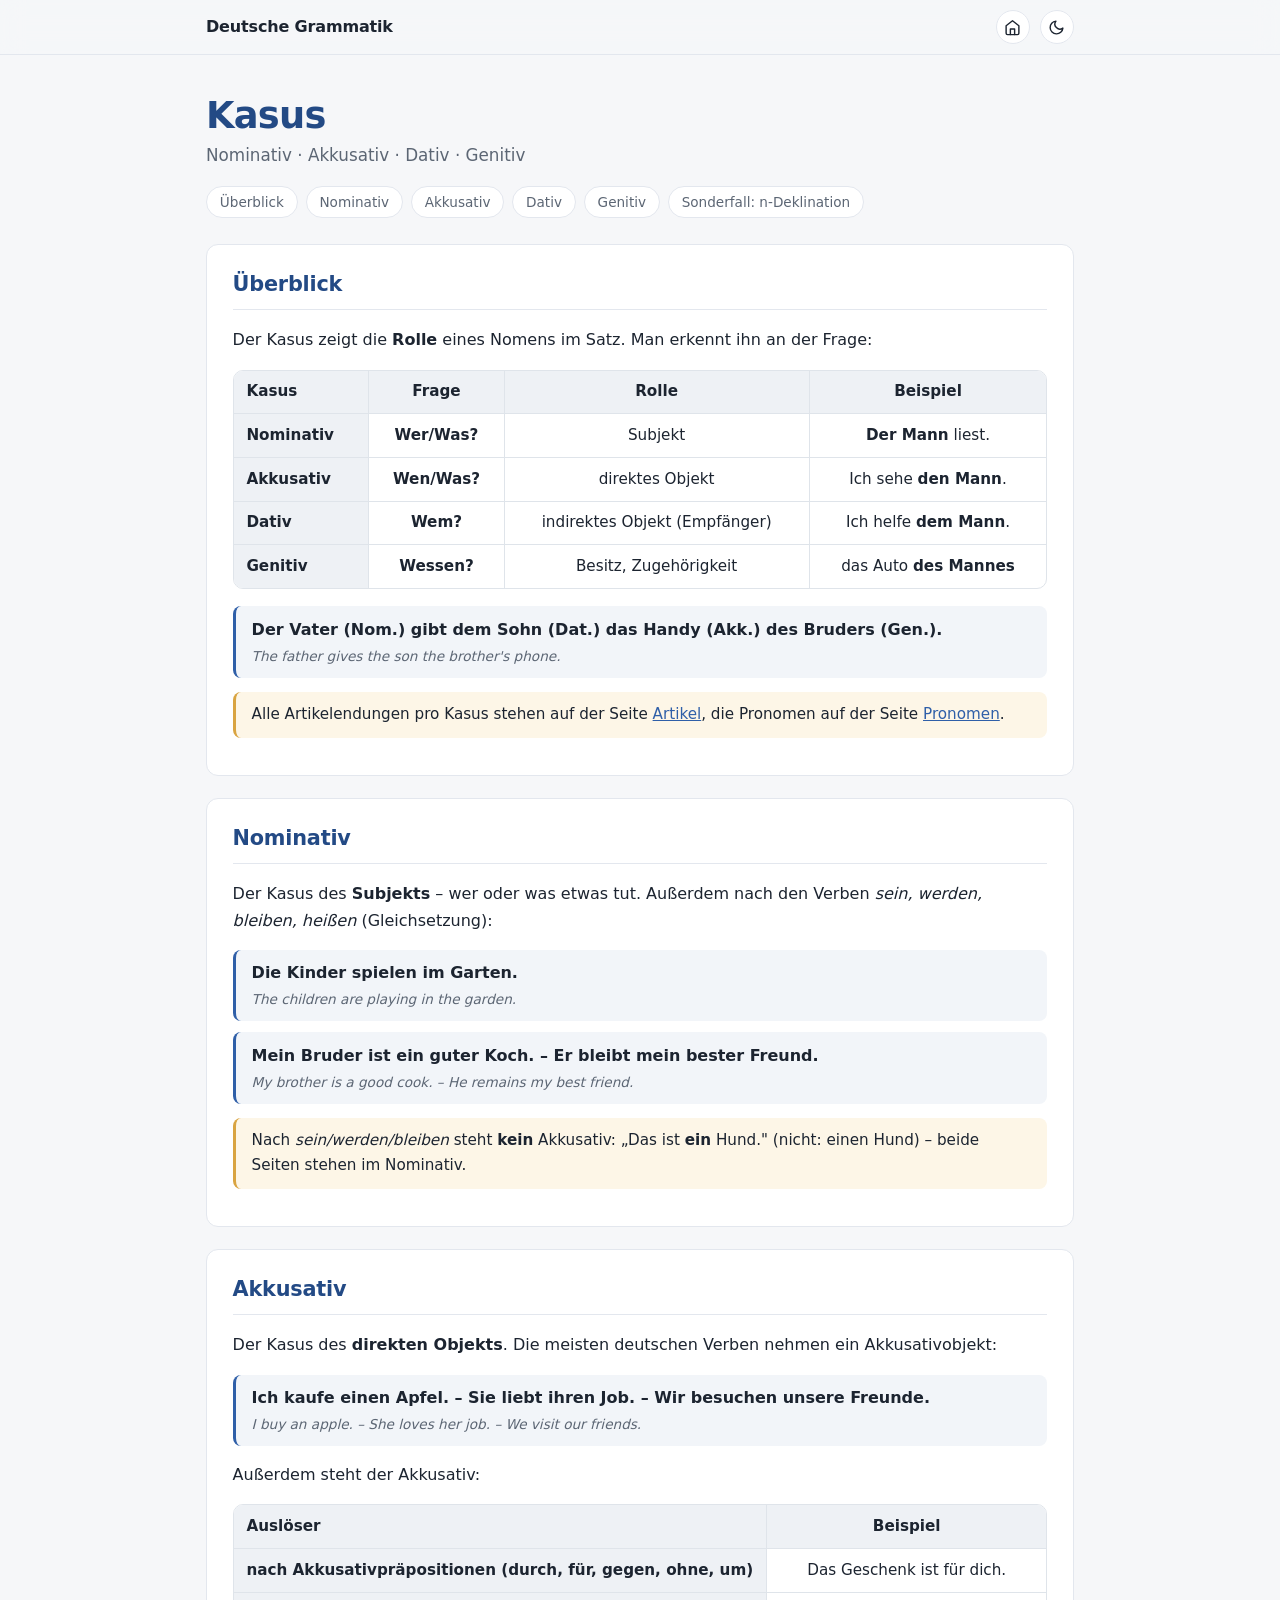
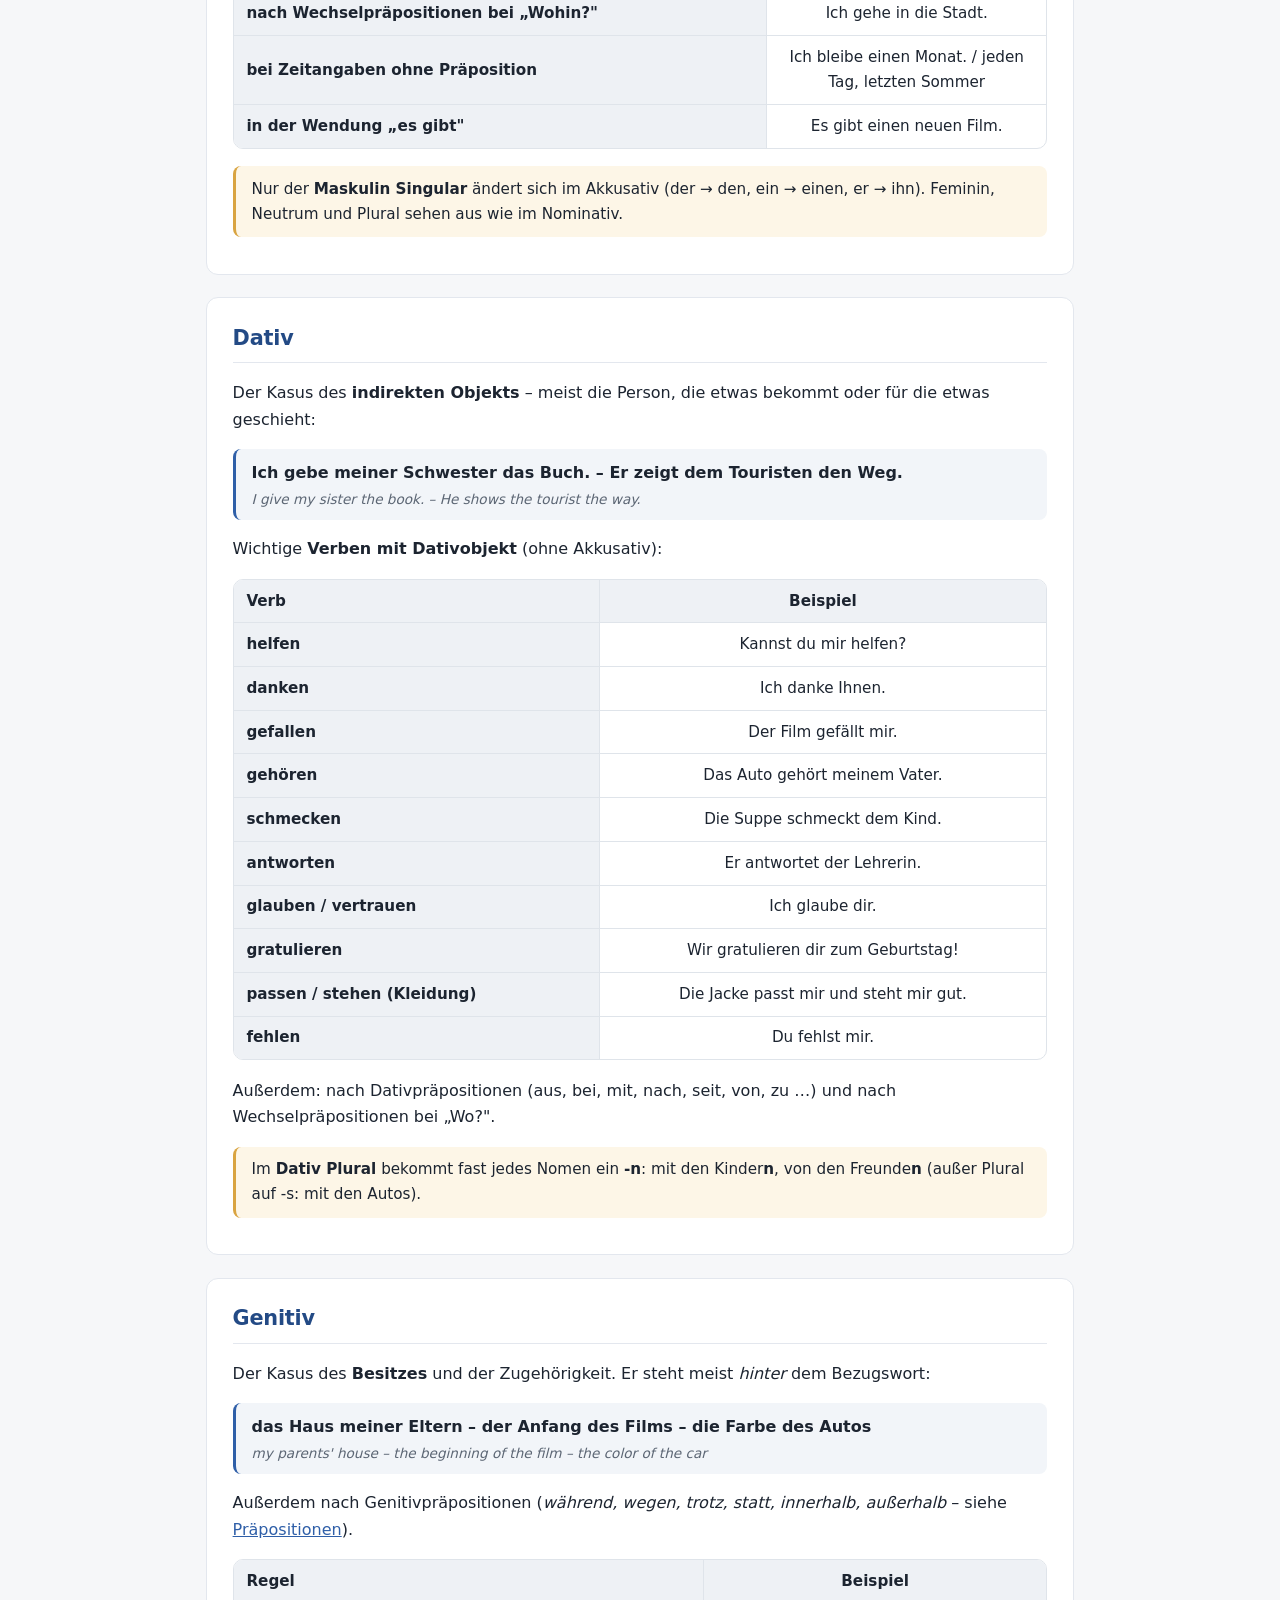
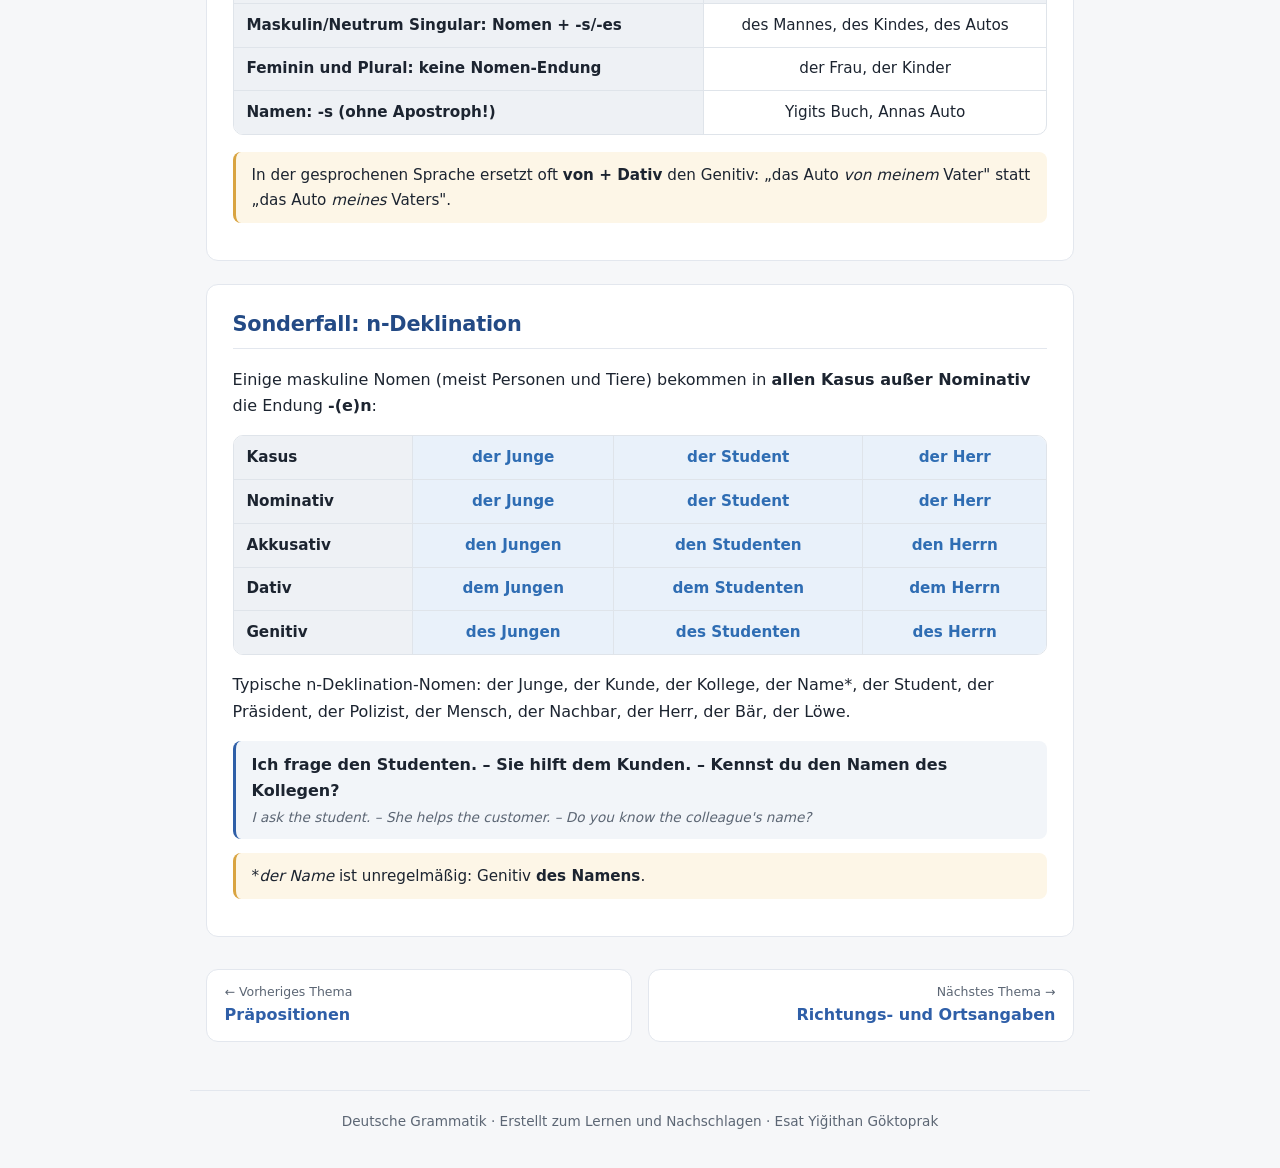
<file: themen/kasus.html>
<!DOCTYPE html>
<html lang="de">
<head>
  <meta charset="UTF-8">
  <meta name="viewport" content="width=device-width, initial-scale=1.0">
  <title>Kasus – Deutsche Grammatik</title>
  <link rel="stylesheet" href="../style.css">
  <script src="../site.js"></script>
</head>
<body>

<main>

  <header class="seitenkopf">
    <h1>Kasus</h1>
    <p>Nominativ · Akkusativ · Dativ · Genitiv</p>
  </header>

  <!-- ===== Überblick ===== -->
  <section id="ueberblick">
    <h2>Überblick</h2>
    <p>Der Kasus zeigt die <strong>Rolle</strong> eines Nomens im Satz. Man erkennt ihn an der Frage:</p>
    <div class="tabelle-scroll">
      <table>
        <tr><th>Kasus</th><th>Frage</th><th>Rolle</th><th>Beispiel</th></tr>
        <tr><td>Nominativ</td><td><strong>Wer/Was?</strong></td><td>Subjekt</td><td><strong>Der Mann</strong> liest.</td></tr>
        <tr><td>Akkusativ</td><td><strong>Wen/Was?</strong></td><td>direktes Objekt</td><td>Ich sehe <strong>den Mann</strong>.</td></tr>
        <tr><td>Dativ</td><td><strong>Wem?</strong></td><td>indirektes Objekt (Empfänger)</td><td>Ich helfe <strong>dem Mann</strong>.</td></tr>
        <tr><td>Genitiv</td><td><strong>Wessen?</strong></td><td>Besitz, Zugehörigkeit</td><td>das Auto <strong>des Mannes</strong></td></tr>
      </table>
    </div>
    <div class="beispiel">
      <span class="de">Der Vater (Nom.) gibt dem Sohn (Dat.) das Handy (Akk.) des Bruders (Gen.).</span>
      <span class="en">The father gives the son the brother's phone.</span>
    </div>
    <div class="hinweis">Alle Artikelendungen pro Kasus stehen auf der Seite <a href="artikel.html">Artikel</a>, die Pronomen auf der Seite <a href="pronomen.html">Pronomen</a>.</div>
  </section>

  <!-- ===== Nominativ ===== -->
  <section id="nominativ">
    <h2>Nominativ</h2>
    <p>Der Kasus des <strong>Subjekts</strong> – wer oder was etwas tut. Außerdem nach den Verben <em>sein, werden, bleiben, heißen</em> (Gleichsetzung):</p>
    <div class="beispiel">
      <span class="de">Die Kinder spielen im Garten.</span>
      <span class="en">The children are playing in the garden.</span>
    </div>
    <div class="beispiel">
      <span class="de">Mein Bruder ist ein guter Koch. – Er bleibt mein bester Freund.</span>
      <span class="en">My brother is a good cook. – He remains my best friend.</span>
    </div>
    <div class="hinweis">Nach <em>sein/werden/bleiben</em> steht <strong>kein</strong> Akkusativ: „Das ist <strong>ein</strong> Hund." (nicht: einen Hund) – beide Seiten stehen im Nominativ.</div>
  </section>

  <!-- ===== Akkusativ ===== -->
  <section id="akkusativ">
    <h2>Akkusativ</h2>
    <p>Der Kasus des <strong>direkten Objekts</strong>. Die meisten deutschen Verben nehmen ein Akkusativobjekt:</p>
    <div class="beispiel">
      <span class="de">Ich kaufe einen Apfel. – Sie liebt ihren Job. – Wir besuchen unsere Freunde.</span>
      <span class="en">I buy an apple. – She loves her job. – We visit our friends.</span>
    </div>
    <p>Außerdem steht der Akkusativ:</p>
    <div class="tabelle-scroll">
      <table>
        <tr><th>Auslöser</th><th>Beispiel</th></tr>
        <tr><td>nach Akkusativpräpositionen (durch, für, gegen, ohne, um)</td><td>Das Geschenk ist für dich.</td></tr>
        <tr><td>nach Wechselpräpositionen bei „Wohin?"</td><td>Ich gehe in die Stadt.</td></tr>
        <tr><td>bei Zeitangaben ohne Präposition</td><td>Ich bleibe einen Monat. / jeden Tag, letzten Sommer</td></tr>
        <tr><td>in der Wendung „es gibt"</td><td>Es gibt einen neuen Film.</td></tr>
      </table>
    </div>
    <div class="hinweis">Nur der <strong>Maskulin Singular</strong> ändert sich im Akkusativ (der → den, ein → einen, er → ihn). Feminin, Neutrum und Plural sehen aus wie im Nominativ.</div>
  </section>

  <!-- ===== Dativ ===== -->
  <section id="dativ">
    <h2>Dativ</h2>
    <p>Der Kasus des <strong>indirekten Objekts</strong> – meist die Person, die etwas bekommt oder für die etwas geschieht:</p>
    <div class="beispiel">
      <span class="de">Ich gebe meiner Schwester das Buch. – Er zeigt dem Touristen den Weg.</span>
      <span class="en">I give my sister the book. – He shows the tourist the way.</span>
    </div>
    <p>Wichtige <strong>Verben mit Dativobjekt</strong> (ohne Akkusativ):</p>
    <div class="tabelle-scroll">
      <table>
        <tr><th>Verb</th><th>Beispiel</th></tr>
        <tr><td>helfen</td><td>Kannst du mir helfen?</td></tr>
        <tr><td>danken</td><td>Ich danke Ihnen.</td></tr>
        <tr><td>gefallen</td><td>Der Film gefällt mir.</td></tr>
        <tr><td>gehören</td><td>Das Auto gehört meinem Vater.</td></tr>
        <tr><td>schmecken</td><td>Die Suppe schmeckt dem Kind.</td></tr>
        <tr><td>antworten</td><td>Er antwortet der Lehrerin.</td></tr>
        <tr><td>glauben / vertrauen</td><td>Ich glaube dir.</td></tr>
        <tr><td>gratulieren</td><td>Wir gratulieren dir zum Geburtstag!</td></tr>
        <tr><td>passen / stehen (Kleidung)</td><td>Die Jacke passt mir und steht mir gut.</td></tr>
        <tr><td>fehlen</td><td>Du fehlst mir.</td></tr>
      </table>
    </div>
    <p>Außerdem: nach Dativpräpositionen (aus, bei, mit, nach, seit, von, zu …) und nach Wechselpräpositionen bei „Wo?".</p>
    <div class="hinweis">Im <strong>Dativ Plural</strong> bekommt fast jedes Nomen ein <strong>-n</strong>: mit den Kinder<strong>n</strong>, von den Freunde<strong>n</strong> (außer Plural auf -s: mit den Autos).</div>
  </section>

  <!-- ===== Genitiv ===== -->
  <section id="genitiv">
    <h2>Genitiv</h2>
    <p>Der Kasus des <strong>Besitzes</strong> und der Zugehörigkeit. Er steht meist <em>hinter</em> dem Bezugswort:</p>
    <div class="beispiel">
      <span class="de">das Haus meiner Eltern – der Anfang des Films – die Farbe des Autos</span>
      <span class="en">my parents' house – the beginning of the film – the color of the car</span>
    </div>
    <p>Außerdem nach Genitivpräpositionen (<em>während, wegen, trotz, statt, innerhalb, außerhalb</em> – siehe <a href="praepositionen.html#genitiv">Präpositionen</a>).</p>
    <div class="tabelle-scroll">
      <table>
        <tr><th>Regel</th><th>Beispiel</th></tr>
        <tr><td>Maskulin/Neutrum Singular: Nomen + <strong>-s/-es</strong></td><td>des Mannes, des Kindes, des Autos</td></tr>
        <tr><td>Feminin und Plural: keine Nomen-Endung</td><td>der Frau, der Kinder</td></tr>
        <tr><td>Namen: <strong>-s</strong> (ohne Apostroph!)</td><td>Yigits Buch, Annas Auto</td></tr>
      </table>
    </div>
    <div class="hinweis">In der gesprochenen Sprache ersetzt oft <strong>von + Dativ</strong> den Genitiv: „das Auto <em>von meinem</em> Vater" statt „das Auto <em>meines</em> Vaters".</div>
  </section>

  <!-- ===== n-Deklination ===== -->
  <section id="n-deklination">
    <h2>Sonderfall: n-Deklination</h2>
    <p>Einige maskuline Nomen (meist Personen und Tiere) bekommen in <strong>allen Kasus außer Nominativ</strong> die Endung <strong>-(e)n</strong>:</p>
    <div class="tabelle-scroll">
      <table>
        <tr><th>Kasus</th><th class="m">der Junge</th><th class="m">der Student</th><th class="m">der Herr</th></tr>
        <tr><td>Nominativ</td><td class="m">der Junge</td><td class="m">der Student</td><td class="m">der Herr</td></tr>
        <tr><td>Akkusativ</td><td class="m">den Jungen</td><td class="m">den Studenten</td><td class="m">den Herrn</td></tr>
        <tr><td>Dativ</td><td class="m">dem Jungen</td><td class="m">dem Studenten</td><td class="m">dem Herrn</td></tr>
        <tr><td>Genitiv</td><td class="m">des Jungen</td><td class="m">des Studenten</td><td class="m">des Herrn</td></tr>
      </table>
    </div>
    <p>Typische n-Deklination-Nomen: der Junge, der Kunde, der Kollege, der Name*, der Student, der Präsident, der Polizist, der Mensch, der Nachbar, der Herr, der Bär, der Löwe.</p>
    <div class="beispiel">
      <span class="de">Ich frage den Studenten. – Sie hilft dem Kunden. – Kennst du den Namen des Kollegen?</span>
      <span class="en">I ask the student. – She helps the customer. – Do you know the colleague's name?</span>
    </div>
    <div class="hinweis">*<em>der Name</em> ist unregelmäßig: Genitiv <strong>des Namens</strong>.</div>
  </section>

</main>

</body>
</html>
</file>
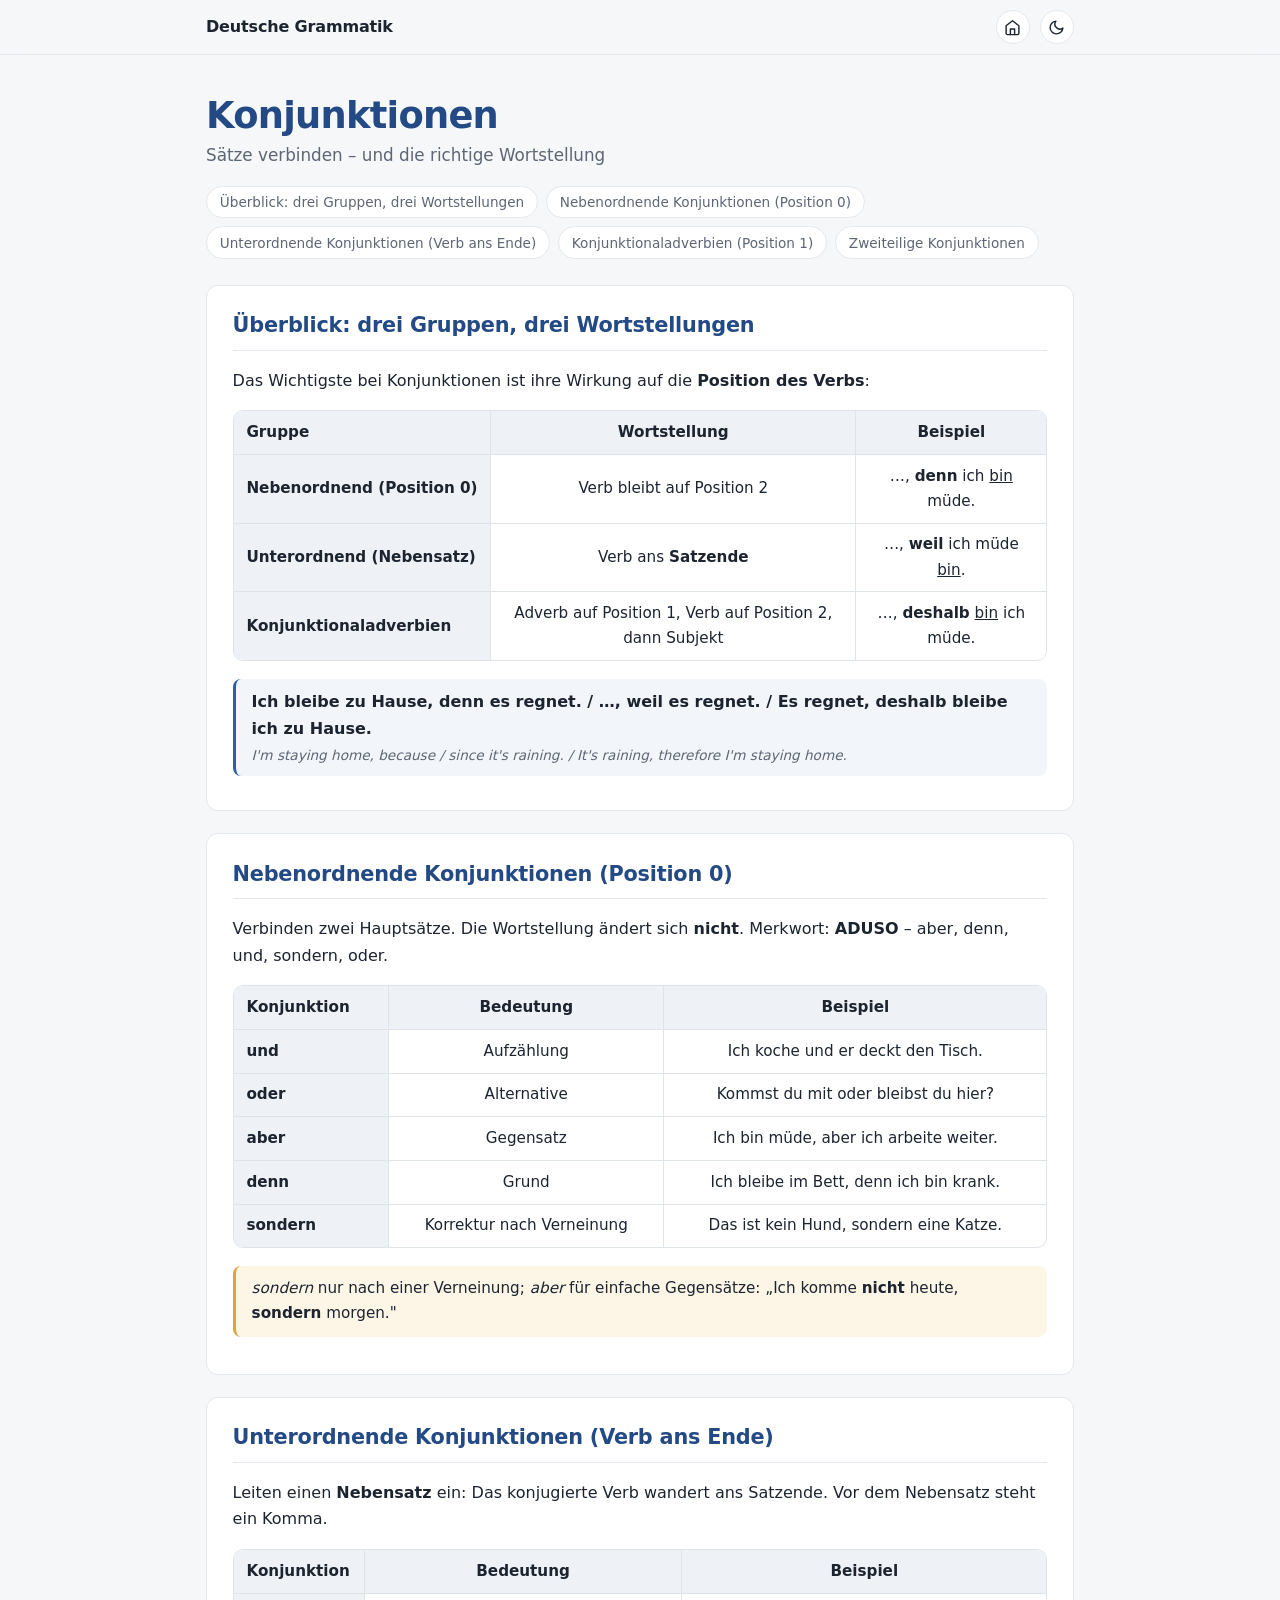
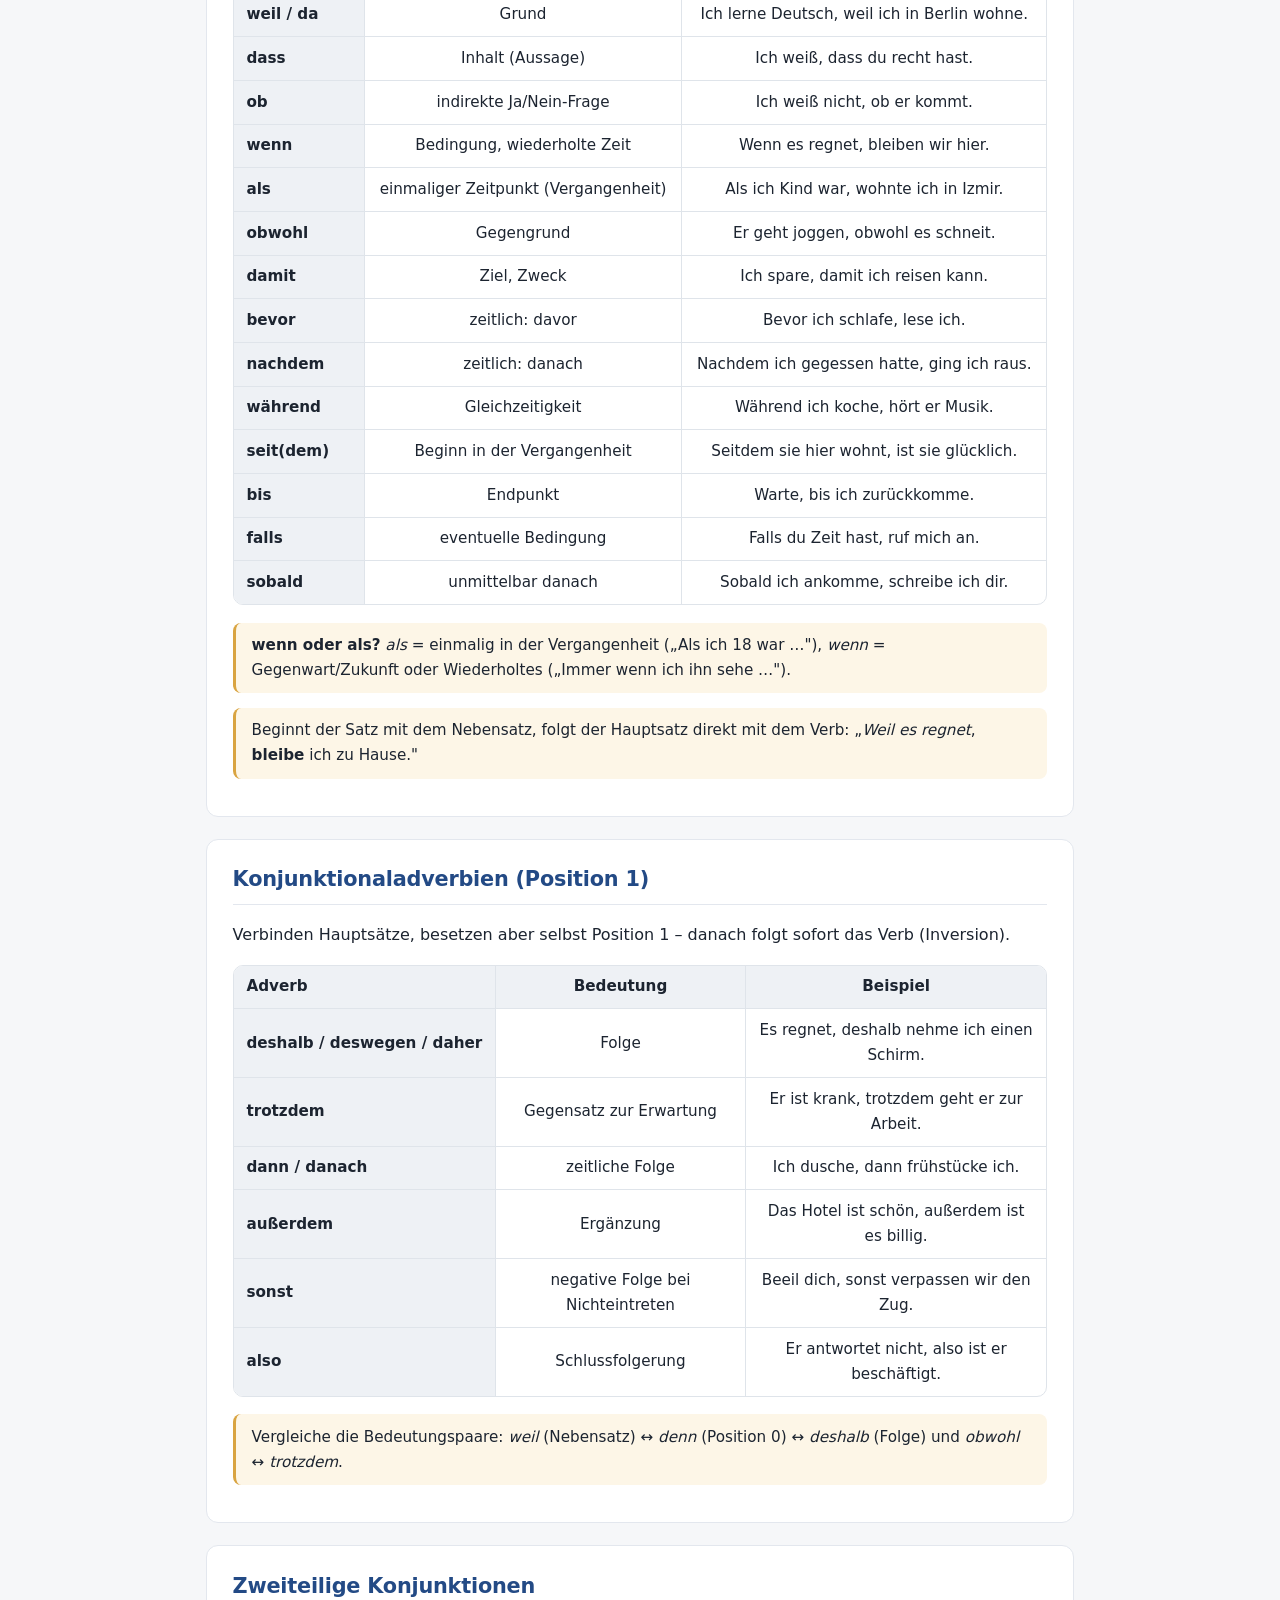
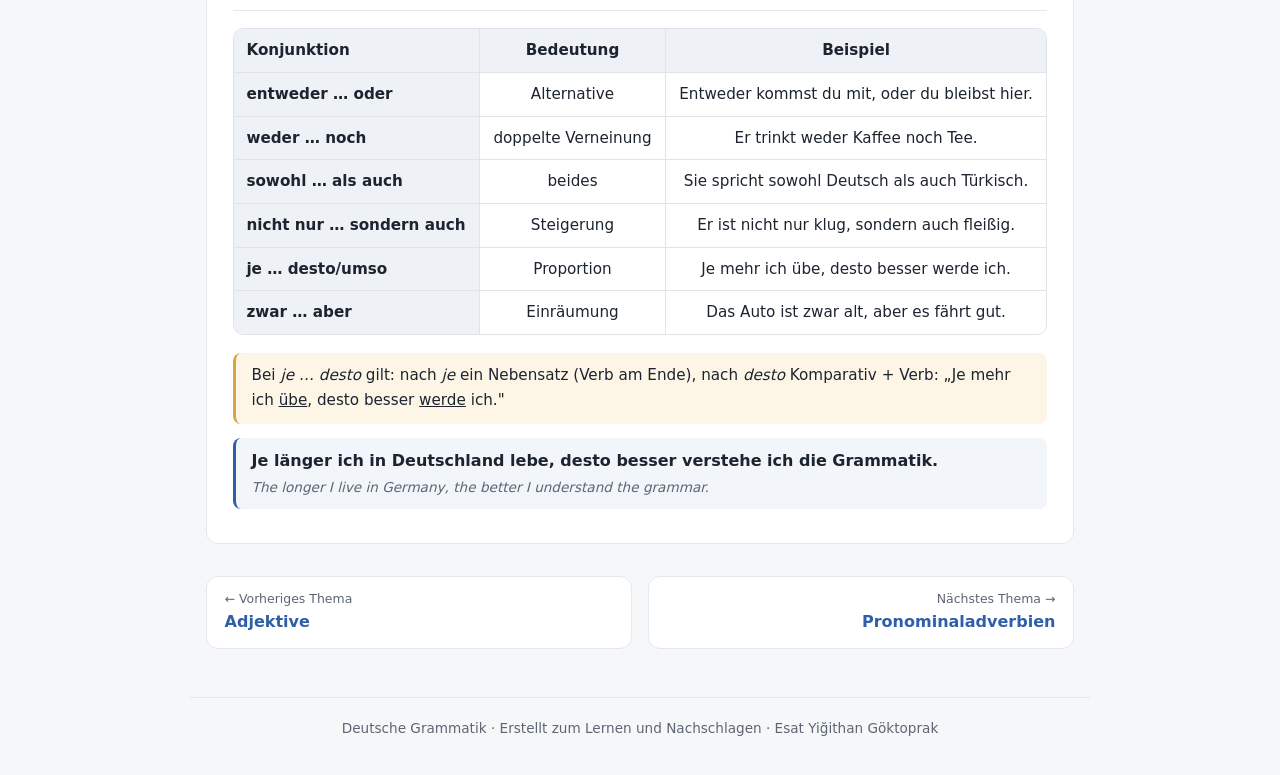
<file: themen/konjunktionen.html>
<!DOCTYPE html>
<html lang="de">
<head>
  <meta charset="UTF-8">
  <meta name="viewport" content="width=device-width, initial-scale=1.0">
  <title>Konjunktionen – Deutsche Grammatik</title>
  <link rel="stylesheet" href="../style.css">
  <script src="../site.js"></script>
</head>
<body>

<main>

  <header class="seitenkopf">
    <h1>Konjunktionen</h1>
    <p>Sätze verbinden – und die richtige Wortstellung</p>
  </header>

  <!-- ===== Überblick ===== -->
  <section id="ueberblick">
    <h2>Überblick: drei Gruppen, drei Wortstellungen</h2>
    <p>Das Wichtigste bei Konjunktionen ist ihre Wirkung auf die <strong>Position des Verbs</strong>:</p>
    <div class="tabelle-scroll">
      <table>
        <tr><th>Gruppe</th><th>Wortstellung</th><th>Beispiel</th></tr>
        <tr><td>Nebenordnend (Position 0)</td><td>Verb bleibt auf Position 2</td><td>…, <strong>denn</strong> ich <u>bin</u> müde.</td></tr>
        <tr><td>Unterordnend (Nebensatz)</td><td>Verb ans <strong>Satzende</strong></td><td>…, <strong>weil</strong> ich müde <u>bin</u>.</td></tr>
        <tr><td>Konjunktionaladverbien</td><td>Adverb auf Position 1, Verb auf Position 2, dann Subjekt</td><td>…, <strong>deshalb</strong> <u>bin</u> ich müde.</td></tr>
      </table>
    </div>
    <div class="beispiel">
      <span class="de">Ich bleibe zu Hause, denn es regnet. / …, weil es regnet. / Es regnet, deshalb bleibe ich zu Hause.</span>
      <span class="en">I'm staying home, because / since it's raining. / It's raining, therefore I'm staying home.</span>
    </div>
  </section>

  <!-- ===== Nebenordnende ===== -->
  <section id="nebenordnend">
    <h2>Nebenordnende Konjunktionen (Position 0)</h2>
    <p>Verbinden zwei Hauptsätze. Die Wortstellung ändert sich <strong>nicht</strong>. Merkwort: <strong>ADUSO</strong> – aber, denn, und, sondern, oder.</p>
    <div class="tabelle-scroll">
      <table>
        <tr><th>Konjunktion</th><th>Bedeutung</th><th>Beispiel</th></tr>
        <tr><td>und</td><td>Aufzählung</td><td>Ich koche und er deckt den Tisch.</td></tr>
        <tr><td>oder</td><td>Alternative</td><td>Kommst du mit oder bleibst du hier?</td></tr>
        <tr><td>aber</td><td>Gegensatz</td><td>Ich bin müde, aber ich arbeite weiter.</td></tr>
        <tr><td>denn</td><td>Grund</td><td>Ich bleibe im Bett, denn ich bin krank.</td></tr>
        <tr><td>sondern</td><td>Korrektur nach Verneinung</td><td>Das ist kein Hund, sondern eine Katze.</td></tr>
      </table>
    </div>
    <div class="hinweis"><em>sondern</em> nur nach einer Verneinung; <em>aber</em> für einfache Gegensätze: „Ich komme <strong>nicht</strong> heute, <strong>sondern</strong> morgen."</div>
  </section>

  <!-- ===== Unterordnende ===== -->
  <section id="unterordnend">
    <h2>Unterordnende Konjunktionen (Verb ans Ende)</h2>
    <p>Leiten einen <strong>Nebensatz</strong> ein: Das konjugierte Verb wandert ans Satzende. Vor dem Nebensatz steht ein Komma.</p>
    <div class="tabelle-scroll">
      <table>
        <tr><th>Konjunktion</th><th>Bedeutung</th><th>Beispiel</th></tr>
        <tr><td>weil / da</td><td>Grund</td><td>Ich lerne Deutsch, weil ich in Berlin wohne.</td></tr>
        <tr><td>dass</td><td>Inhalt (Aussage)</td><td>Ich weiß, dass du recht hast.</td></tr>
        <tr><td>ob</td><td>indirekte Ja/Nein-Frage</td><td>Ich weiß nicht, ob er kommt.</td></tr>
        <tr><td>wenn</td><td>Bedingung, wiederholte Zeit</td><td>Wenn es regnet, bleiben wir hier.</td></tr>
        <tr><td>als</td><td>einmaliger Zeitpunkt (Vergangenheit)</td><td>Als ich Kind war, wohnte ich in Izmir.</td></tr>
        <tr><td>obwohl</td><td>Gegengrund</td><td>Er geht joggen, obwohl es schneit.</td></tr>
        <tr><td>damit</td><td>Ziel, Zweck</td><td>Ich spare, damit ich reisen kann.</td></tr>
        <tr><td>bevor</td><td>zeitlich: davor</td><td>Bevor ich schlafe, lese ich.</td></tr>
        <tr><td>nachdem</td><td>zeitlich: danach</td><td>Nachdem ich gegessen hatte, ging ich raus.</td></tr>
        <tr><td>während</td><td>Gleichzeitigkeit</td><td>Während ich koche, hört er Musik.</td></tr>
        <tr><td>seit(dem)</td><td>Beginn in der Vergangenheit</td><td>Seitdem sie hier wohnt, ist sie glücklich.</td></tr>
        <tr><td>bis</td><td>Endpunkt</td><td>Warte, bis ich zurückkomme.</td></tr>
        <tr><td>falls</td><td>eventuelle Bedingung</td><td>Falls du Zeit hast, ruf mich an.</td></tr>
        <tr><td>sobald</td><td>unmittelbar danach</td><td>Sobald ich ankomme, schreibe ich dir.</td></tr>
      </table>
    </div>
    <div class="hinweis"><strong>wenn oder als?</strong> <em>als</em> = einmalig in der Vergangenheit („Als ich 18 war …"), <em>wenn</em> = Gegenwart/Zukunft oder Wiederholtes („Immer wenn ich ihn sehe …").</div>
    <div class="hinweis">Beginnt der Satz mit dem Nebensatz, folgt der Hauptsatz direkt mit dem Verb: „<em>Weil es regnet</em>, <strong>bleibe</strong> ich zu Hause."</div>
  </section>

  <!-- ===== Konjunktionaladverbien ===== -->
  <section id="adverbien">
    <h2>Konjunktionaladverbien (Position 1)</h2>
    <p>Verbinden Hauptsätze, besetzen aber selbst Position 1 – danach folgt sofort das Verb (Inversion).</p>
    <div class="tabelle-scroll">
      <table>
        <tr><th>Adverb</th><th>Bedeutung</th><th>Beispiel</th></tr>
        <tr><td>deshalb / deswegen / daher</td><td>Folge</td><td>Es regnet, deshalb nehme ich einen Schirm.</td></tr>
        <tr><td>trotzdem</td><td>Gegensatz zur Erwartung</td><td>Er ist krank, trotzdem geht er zur Arbeit.</td></tr>
        <tr><td>dann / danach</td><td>zeitliche Folge</td><td>Ich dusche, dann frühstücke ich.</td></tr>
        <tr><td>außerdem</td><td>Ergänzung</td><td>Das Hotel ist schön, außerdem ist es billig.</td></tr>
        <tr><td>sonst</td><td>negative Folge bei Nichteintreten</td><td>Beeil dich, sonst verpassen wir den Zug.</td></tr>
        <tr><td>also</td><td>Schlussfolgerung</td><td>Er antwortet nicht, also ist er beschäftigt.</td></tr>
      </table>
    </div>
    <div class="hinweis">Vergleiche die Bedeutungspaare: <em>weil</em> (Nebensatz) ↔ <em>denn</em> (Position 0) ↔ <em>deshalb</em> (Folge) und <em>obwohl</em> ↔ <em>trotzdem</em>.</div>
  </section>

  <!-- ===== Zweiteilige ===== -->
  <section id="zweiteilig">
    <h2>Zweiteilige Konjunktionen</h2>
    <div class="tabelle-scroll">
      <table>
        <tr><th>Konjunktion</th><th>Bedeutung</th><th>Beispiel</th></tr>
        <tr><td>entweder … oder</td><td>Alternative</td><td>Entweder kommst du mit, oder du bleibst hier.</td></tr>
        <tr><td>weder … noch</td><td>doppelte Verneinung</td><td>Er trinkt weder Kaffee noch Tee.</td></tr>
        <tr><td>sowohl … als auch</td><td>beides</td><td>Sie spricht sowohl Deutsch als auch Türkisch.</td></tr>
        <tr><td>nicht nur … sondern auch</td><td>Steigerung</td><td>Er ist nicht nur klug, sondern auch fleißig.</td></tr>
        <tr><td>je … desto/umso</td><td>Proportion</td><td>Je mehr ich übe, desto besser werde ich.</td></tr>
        <tr><td>zwar … aber</td><td>Einräumung</td><td>Das Auto ist zwar alt, aber es fährt gut.</td></tr>
      </table>
    </div>
    <div class="hinweis">Bei <em>je … desto</em> gilt: nach <em>je</em> ein Nebensatz (Verb am Ende), nach <em>desto</em> Komparativ + Verb: „Je mehr ich <u>übe</u>, desto besser <u>werde</u> ich."</div>
    <div class="beispiel">
      <span class="de">Je länger ich in Deutschland lebe, desto besser verstehe ich die Grammatik.</span>
      <span class="en">The longer I live in Germany, the better I understand the grammar.</span>
    </div>
  </section>

</main>

</body>
</html>
</file>
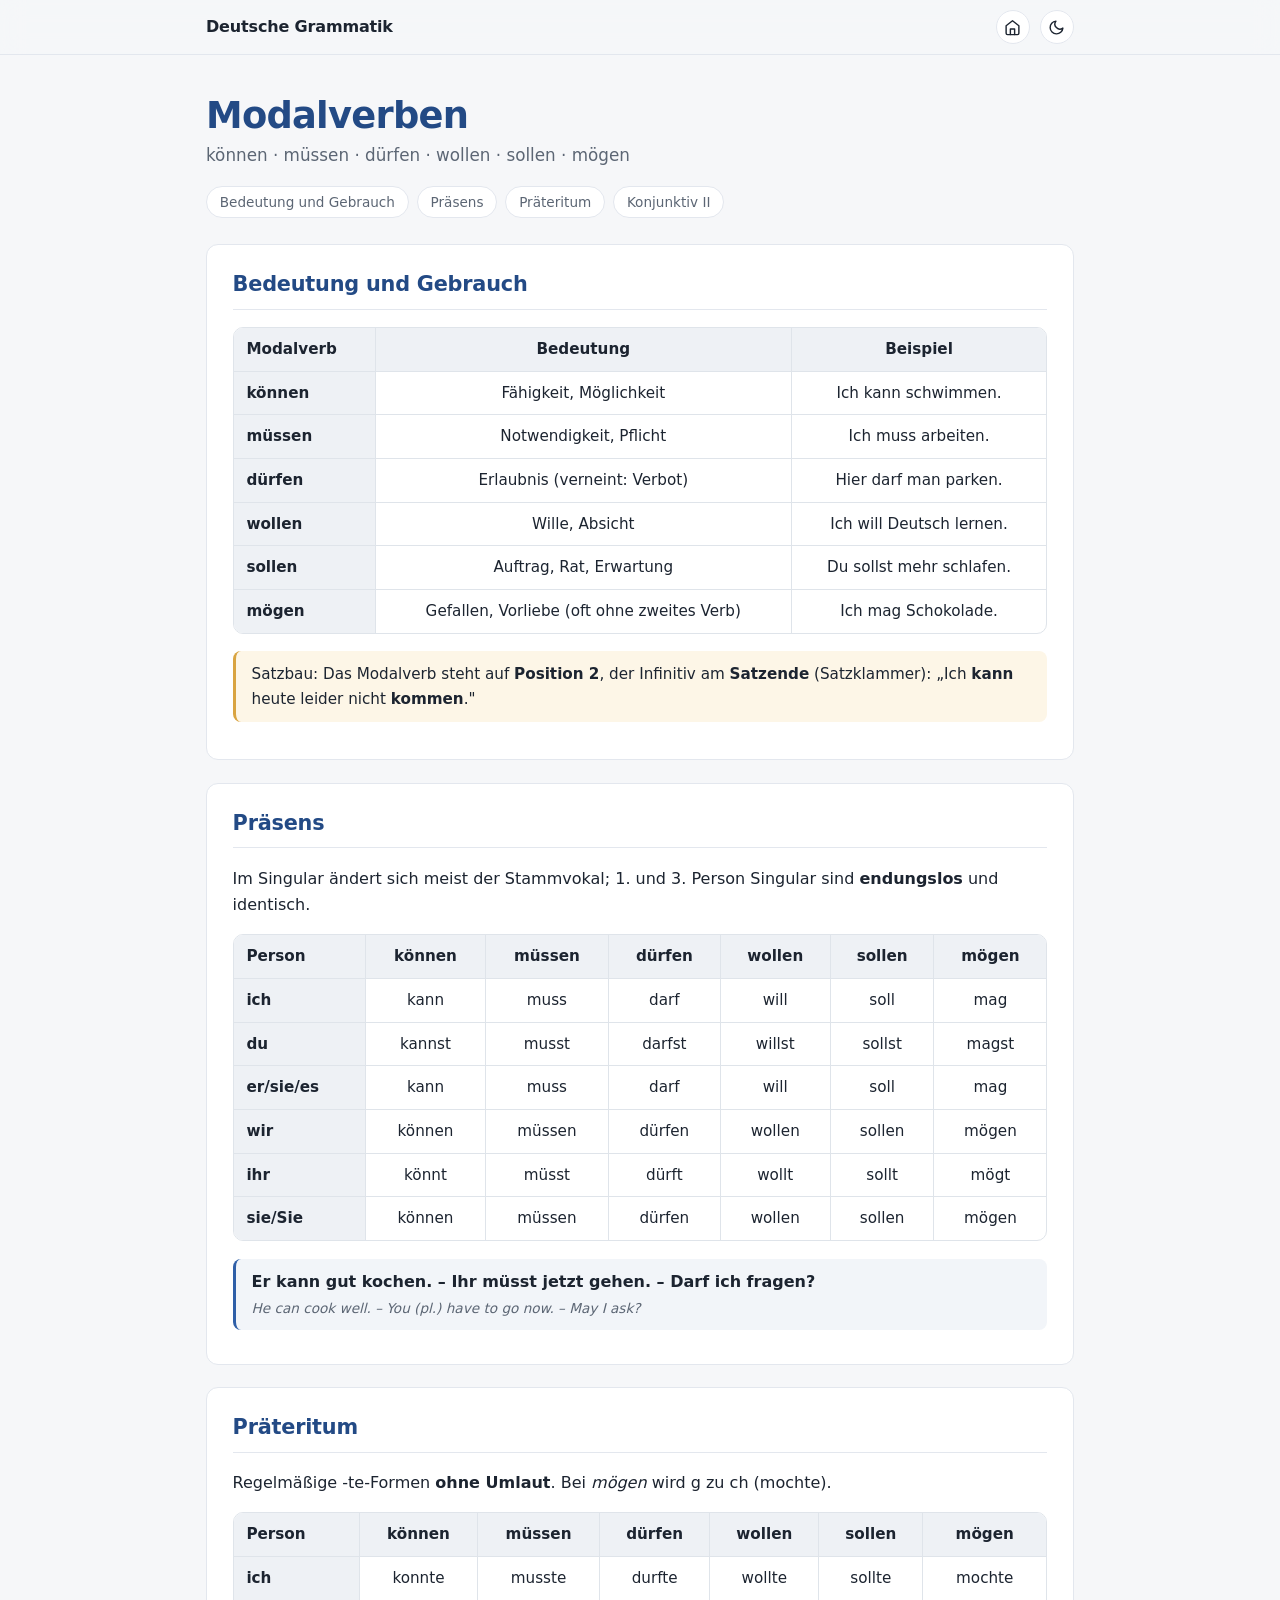
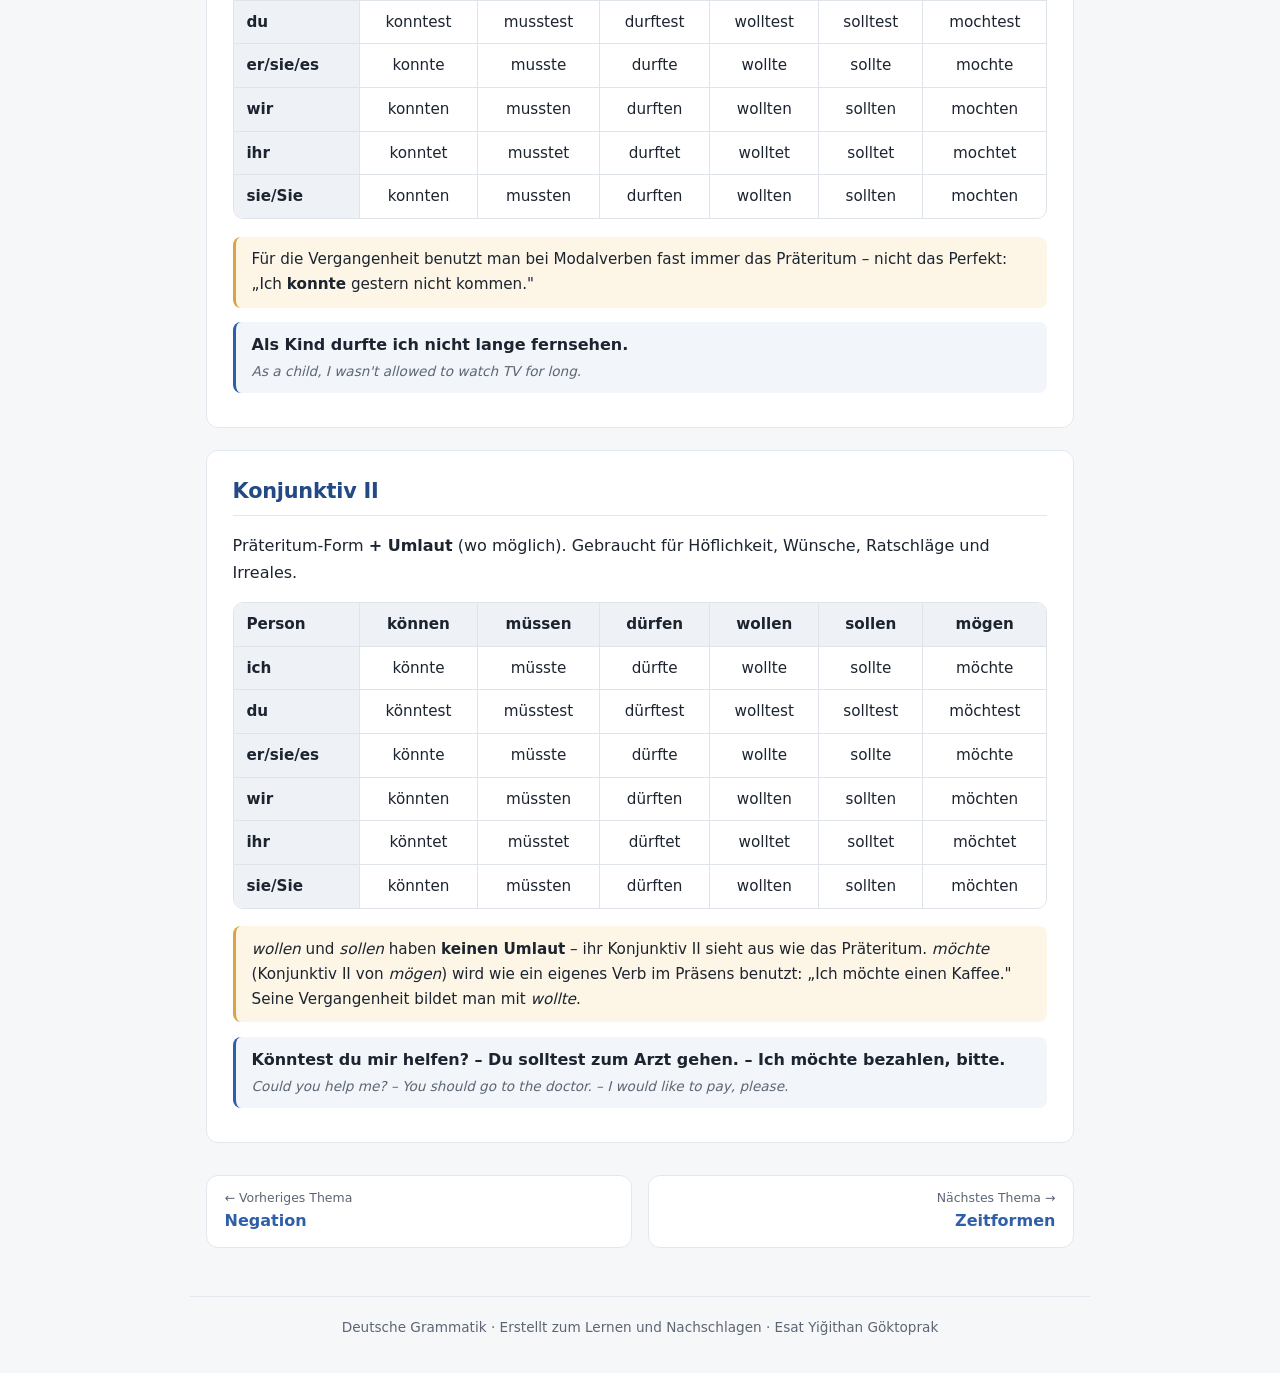
<file: themen/modalverben.html>
<!DOCTYPE html>
<html lang="de">
<head>
  <meta charset="UTF-8">
  <meta name="viewport" content="width=device-width, initial-scale=1.0">
  <title>Modalverben – Deutsche Grammatik</title>
  <link rel="stylesheet" href="../style.css">
  <script src="../site.js"></script>
</head>
<body>

<main>

  <header class="seitenkopf">
    <h1>Modalverben</h1>
    <p>können · müssen · dürfen · wollen · sollen · mögen</p>
  </header>

  <!-- ===== Bedeutung ===== -->
  <section id="bedeutung">
    <h2>Bedeutung und Gebrauch</h2>
    <div class="tabelle-scroll">
      <table>
        <tr><th>Modalverb</th><th>Bedeutung</th><th>Beispiel</th></tr>
        <tr><td>können</td><td>Fähigkeit, Möglichkeit</td><td>Ich kann schwimmen.</td></tr>
        <tr><td>müssen</td><td>Notwendigkeit, Pflicht</td><td>Ich muss arbeiten.</td></tr>
        <tr><td>dürfen</td><td>Erlaubnis (verneint: Verbot)</td><td>Hier darf man parken.</td></tr>
        <tr><td>wollen</td><td>Wille, Absicht</td><td>Ich will Deutsch lernen.</td></tr>
        <tr><td>sollen</td><td>Auftrag, Rat, Erwartung</td><td>Du sollst mehr schlafen.</td></tr>
        <tr><td>mögen</td><td>Gefallen, Vorliebe (oft ohne zweites Verb)</td><td>Ich mag Schokolade.</td></tr>
      </table>
    </div>
    <div class="hinweis">Satzbau: Das Modalverb steht auf <strong>Position 2</strong>, der Infinitiv am <strong>Satzende</strong> (Satzklammer): „Ich <strong>kann</strong> heute leider nicht <strong>kommen</strong>."</div>
  </section>

  <!-- ===== Präsens ===== -->
  <section id="praesens">
    <h2>Präsens</h2>
    <p>Im Singular ändert sich meist der Stammvokal; 1. und 3. Person Singular sind <strong>endungslos</strong> und identisch.</p>
    <div class="tabelle-scroll">
      <table>
        <tr><th>Person</th><th>können</th><th>müssen</th><th>dürfen</th><th>wollen</th><th>sollen</th><th>mögen</th></tr>
        <tr><td>ich</td><td>kann</td><td>muss</td><td>darf</td><td>will</td><td>soll</td><td>mag</td></tr>
        <tr><td>du</td><td>kannst</td><td>musst</td><td>darfst</td><td>willst</td><td>sollst</td><td>magst</td></tr>
        <tr><td>er/sie/es</td><td>kann</td><td>muss</td><td>darf</td><td>will</td><td>soll</td><td>mag</td></tr>
        <tr><td>wir</td><td>können</td><td>müssen</td><td>dürfen</td><td>wollen</td><td>sollen</td><td>mögen</td></tr>
        <tr><td>ihr</td><td>könnt</td><td>müsst</td><td>dürft</td><td>wollt</td><td>sollt</td><td>mögt</td></tr>
        <tr><td>sie/Sie</td><td>können</td><td>müssen</td><td>dürfen</td><td>wollen</td><td>sollen</td><td>mögen</td></tr>
      </table>
    </div>
    <div class="beispiel">
      <span class="de">Er kann gut kochen. – Ihr müsst jetzt gehen. – Darf ich fragen?</span>
      <span class="en">He can cook well. – You (pl.) have to go now. – May I ask?</span>
    </div>
  </section>

  <!-- ===== Präteritum ===== -->
  <section id="praeteritum">
    <h2>Präteritum</h2>
    <p>Regelmäßige -te-Formen <strong>ohne Umlaut</strong>. Bei <em>mögen</em> wird g zu ch (mochte).</p>
    <div class="tabelle-scroll">
      <table>
        <tr><th>Person</th><th>können</th><th>müssen</th><th>dürfen</th><th>wollen</th><th>sollen</th><th>mögen</th></tr>
        <tr><td>ich</td><td>konnte</td><td>musste</td><td>durfte</td><td>wollte</td><td>sollte</td><td>mochte</td></tr>
        <tr><td>du</td><td>konntest</td><td>musstest</td><td>durftest</td><td>wolltest</td><td>solltest</td><td>mochtest</td></tr>
        <tr><td>er/sie/es</td><td>konnte</td><td>musste</td><td>durfte</td><td>wollte</td><td>sollte</td><td>mochte</td></tr>
        <tr><td>wir</td><td>konnten</td><td>mussten</td><td>durften</td><td>wollten</td><td>sollten</td><td>mochten</td></tr>
        <tr><td>ihr</td><td>konntet</td><td>musstet</td><td>durftet</td><td>wolltet</td><td>solltet</td><td>mochtet</td></tr>
        <tr><td>sie/Sie</td><td>konnten</td><td>mussten</td><td>durften</td><td>wollten</td><td>sollten</td><td>mochten</td></tr>
      </table>
    </div>
    <div class="hinweis">Für die Vergangenheit benutzt man bei Modalverben fast immer das Präteritum – nicht das Perfekt: „Ich <strong>konnte</strong> gestern nicht kommen."</div>
    <div class="beispiel">
      <span class="de">Als Kind durfte ich nicht lange fernsehen.</span>
      <span class="en">As a child, I wasn't allowed to watch TV for long.</span>
    </div>
  </section>

  <!-- ===== Konjunktiv II ===== -->
  <section id="konjunktiv2">
    <h2>Konjunktiv II</h2>
    <p>Präteritum-Form <strong>+ Umlaut</strong> (wo möglich). Gebraucht für Höflichkeit, Wünsche, Ratschläge und Irreales.</p>
    <div class="tabelle-scroll">
      <table>
        <tr><th>Person</th><th>können</th><th>müssen</th><th>dürfen</th><th>wollen</th><th>sollen</th><th>mögen</th></tr>
        <tr><td>ich</td><td>könnte</td><td>müsste</td><td>dürfte</td><td>wollte</td><td>sollte</td><td>möchte</td></tr>
        <tr><td>du</td><td>könntest</td><td>müsstest</td><td>dürftest</td><td>wolltest</td><td>solltest</td><td>möchtest</td></tr>
        <tr><td>er/sie/es</td><td>könnte</td><td>müsste</td><td>dürfte</td><td>wollte</td><td>sollte</td><td>möchte</td></tr>
        <tr><td>wir</td><td>könnten</td><td>müssten</td><td>dürften</td><td>wollten</td><td>sollten</td><td>möchten</td></tr>
        <tr><td>ihr</td><td>könntet</td><td>müsstet</td><td>dürftet</td><td>wolltet</td><td>solltet</td><td>möchtet</td></tr>
        <tr><td>sie/Sie</td><td>könnten</td><td>müssten</td><td>dürften</td><td>wollten</td><td>sollten</td><td>möchten</td></tr>
      </table>
    </div>
    <div class="hinweis"><em>wollen</em> und <em>sollen</em> haben <strong>keinen Umlaut</strong> – ihr Konjunktiv II sieht aus wie das Präteritum. <em>möchte</em> (Konjunktiv II von <em>mögen</em>) wird wie ein eigenes Verb im Präsens benutzt: „Ich möchte einen Kaffee." Seine Vergangenheit bildet man mit <em>wollte</em>.</div>
    <div class="beispiel">
      <span class="de">Könntest du mir helfen? – Du solltest zum Arzt gehen. – Ich möchte bezahlen, bitte.</span>
      <span class="en">Could you help me? – You should go to the doctor. – I would like to pay, please.</span>
    </div>
  </section>

</main>

</body>
</html>
</file>
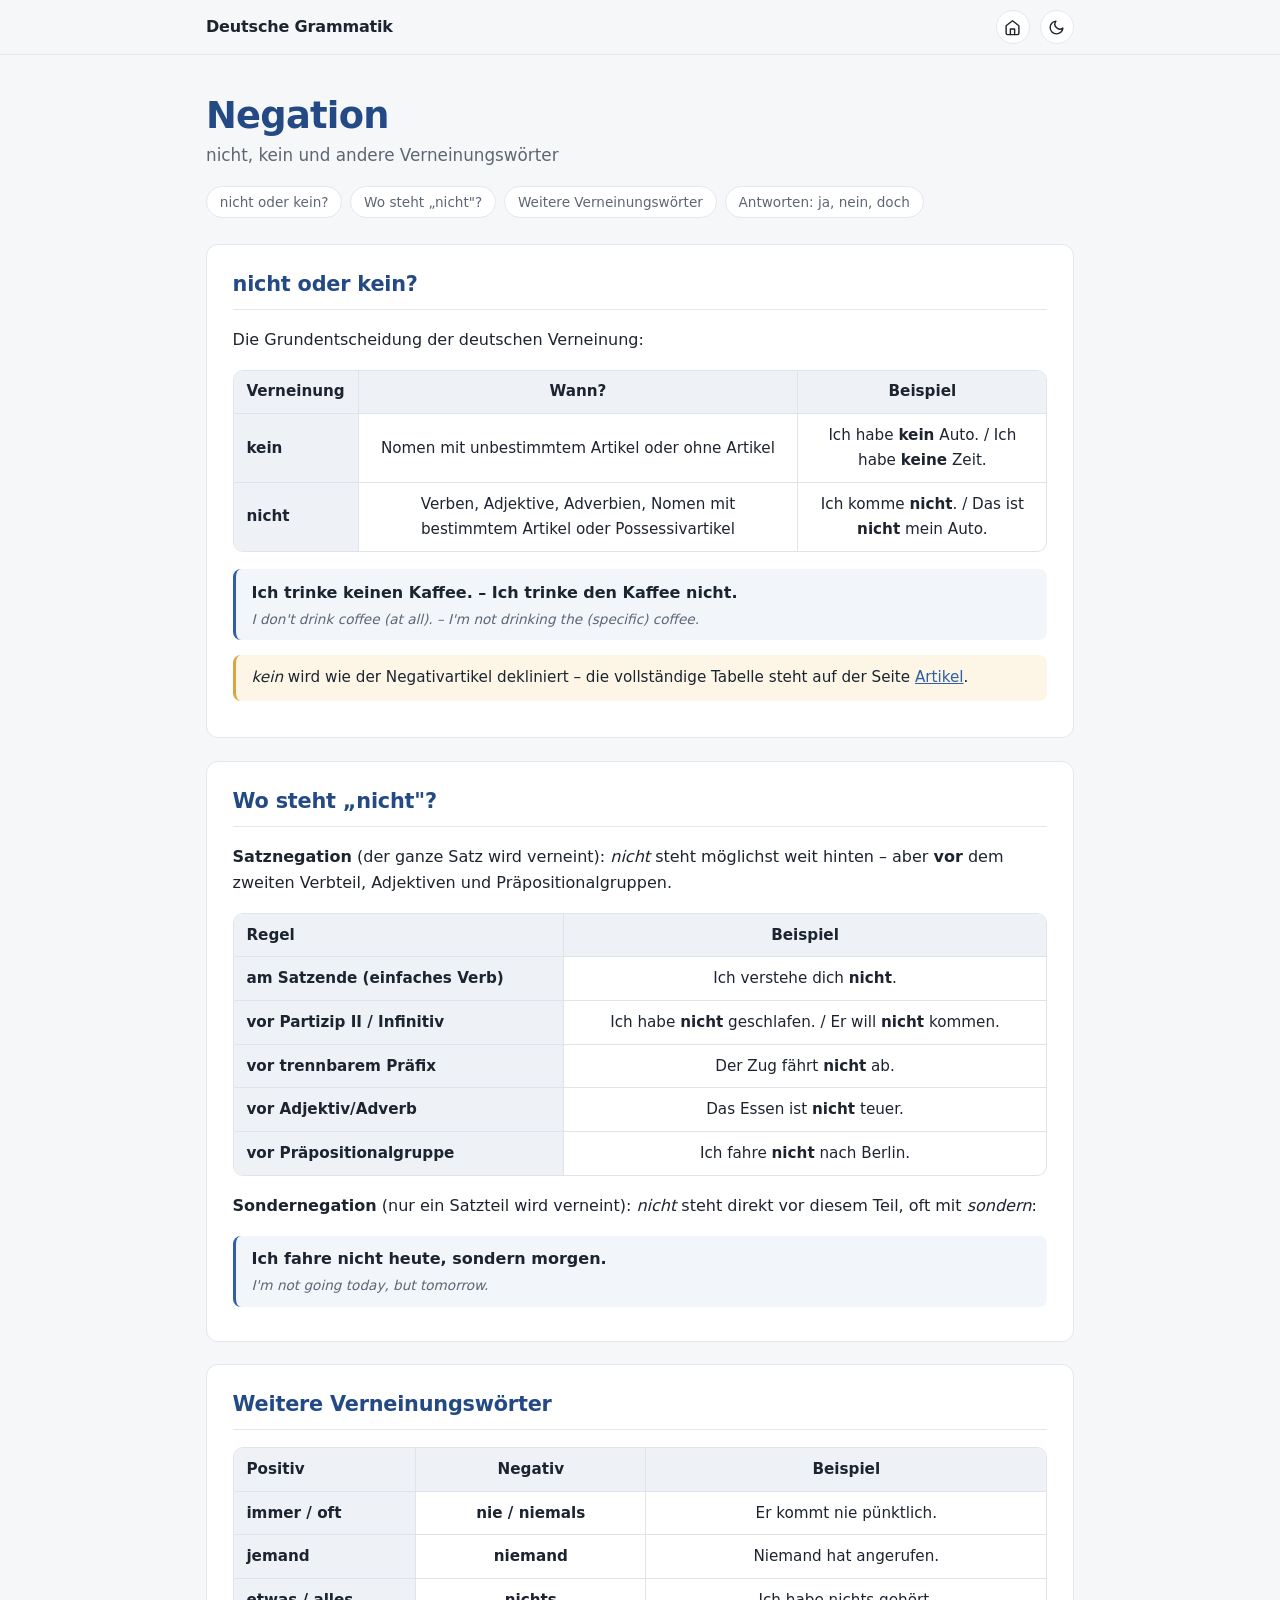
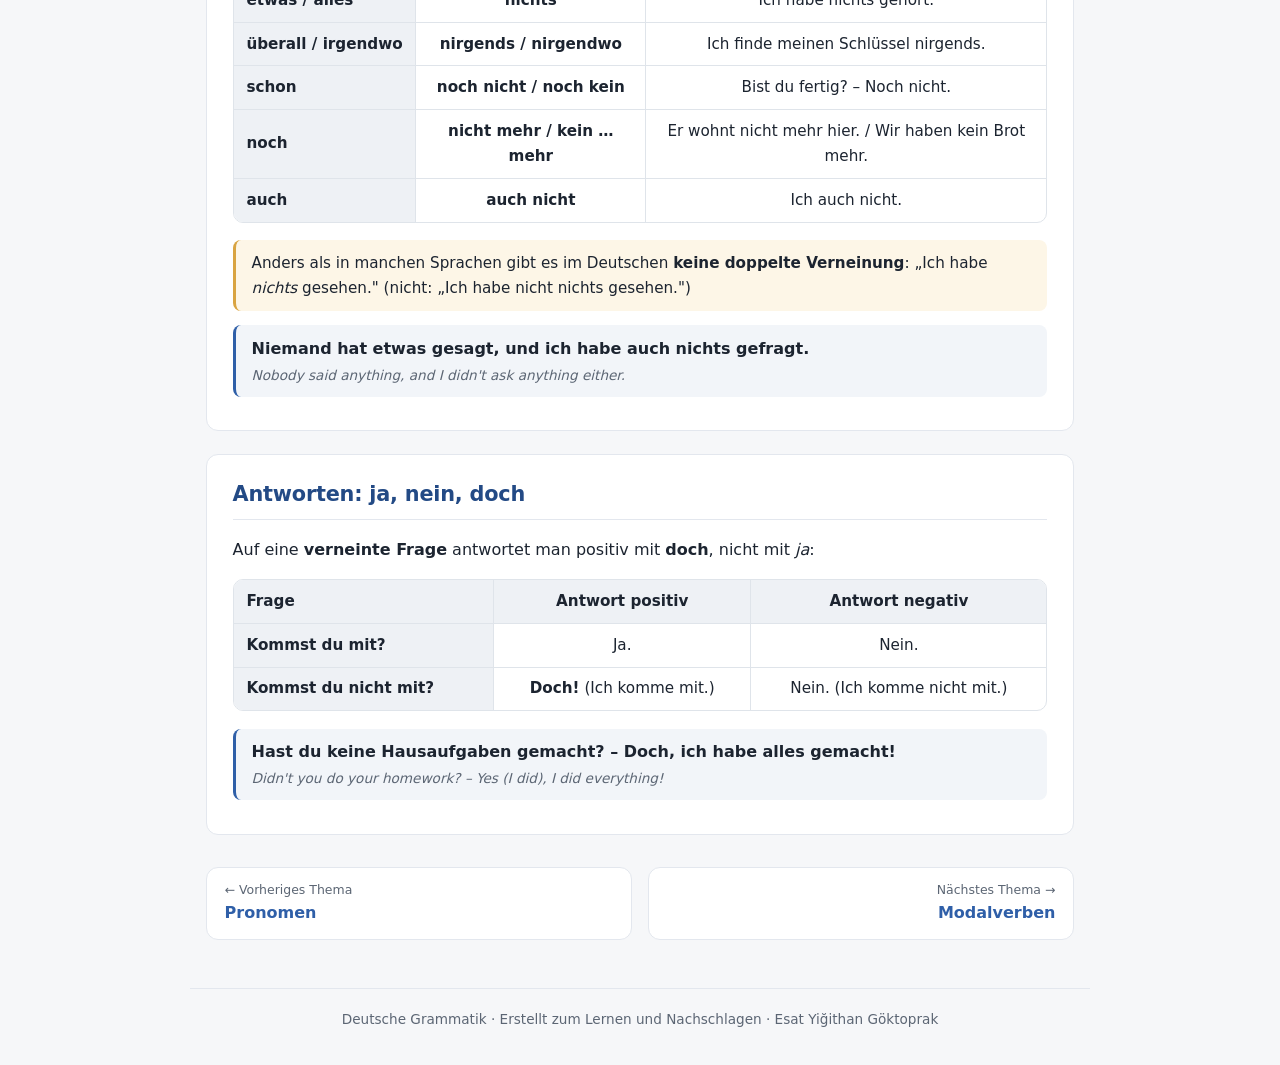
<file: themen/negation.html>
<!DOCTYPE html>
<html lang="de">
<head>
  <meta charset="UTF-8">
  <meta name="viewport" content="width=device-width, initial-scale=1.0">
  <title>Negation – Deutsche Grammatik</title>
  <link rel="stylesheet" href="../style.css">
  <script src="../site.js"></script>
</head>
<body>

<main>

  <header class="seitenkopf">
    <h1>Negation</h1>
    <p>nicht, kein und andere Verneinungswörter</p>
  </header>

  <!-- ===== nicht oder kein ===== -->
  <section id="nicht-kein">
    <h2>nicht oder kein?</h2>
    <p>Die Grundentscheidung der deutschen Verneinung:</p>
    <div class="tabelle-scroll">
      <table>
        <tr><th>Verneinung</th><th>Wann?</th><th>Beispiel</th></tr>
        <tr><td><strong>kein</strong></td><td>Nomen mit unbestimmtem Artikel oder ohne Artikel</td><td>Ich habe <strong>kein</strong> Auto. / Ich habe <strong>keine</strong> Zeit.</td></tr>
        <tr><td><strong>nicht</strong></td><td>Verben, Adjektive, Adverbien, Nomen mit bestimmtem Artikel oder Possessivartikel</td><td>Ich komme <strong>nicht</strong>. / Das ist <strong>nicht</strong> mein Auto.</td></tr>
      </table>
    </div>
    <div class="beispiel">
      <span class="de">Ich trinke keinen Kaffee. – Ich trinke den Kaffee nicht.</span>
      <span class="en">I don't drink coffee (at all). – I'm not drinking the (specific) coffee.</span>
    </div>
    <div class="hinweis"><em>kein</em> wird wie der Negativartikel dekliniert – die vollständige Tabelle steht auf der Seite <a href="artikel.html#negativ">Artikel</a>.</div>
  </section>

  <!-- ===== Position von nicht ===== -->
  <section id="position">
    <h2>Wo steht „nicht"?</h2>
    <p><strong>Satznegation</strong> (der ganze Satz wird verneint): <em>nicht</em> steht möglichst weit hinten – aber <strong>vor</strong> dem zweiten Verbteil, Adjektiven und Präpositionalgruppen.</p>
    <div class="tabelle-scroll">
      <table>
        <tr><th>Regel</th><th>Beispiel</th></tr>
        <tr><td>am Satzende (einfaches Verb)</td><td>Ich verstehe dich <strong>nicht</strong>.</td></tr>
        <tr><td>vor Partizip II / Infinitiv</td><td>Ich habe <strong>nicht</strong> geschlafen. / Er will <strong>nicht</strong> kommen.</td></tr>
        <tr><td>vor trennbarem Präfix</td><td>Der Zug fährt <strong>nicht</strong> ab.</td></tr>
        <tr><td>vor Adjektiv/Adverb</td><td>Das Essen ist <strong>nicht</strong> teuer.</td></tr>
        <tr><td>vor Präpositionalgruppe</td><td>Ich fahre <strong>nicht</strong> nach Berlin.</td></tr>
      </table>
    </div>
    <p><strong>Sondernegation</strong> (nur ein Satzteil wird verneint): <em>nicht</em> steht direkt vor diesem Teil, oft mit <em>sondern</em>:</p>
    <div class="beispiel">
      <span class="de">Ich fahre nicht heute, sondern morgen.</span>
      <span class="en">I'm not going today, but tomorrow.</span>
    </div>
  </section>

  <!-- ===== Verneinungswörter ===== -->
  <section id="woerter">
    <h2>Weitere Verneinungswörter</h2>
    <div class="tabelle-scroll">
      <table>
        <tr><th>Positiv</th><th>Negativ</th><th>Beispiel</th></tr>
        <tr><td>immer / oft</td><td><strong>nie / niemals</strong></td><td>Er kommt nie pünktlich.</td></tr>
        <tr><td>jemand</td><td><strong>niemand</strong></td><td>Niemand hat angerufen.</td></tr>
        <tr><td>etwas / alles</td><td><strong>nichts</strong></td><td>Ich habe nichts gehört.</td></tr>
        <tr><td>überall / irgendwo</td><td><strong>nirgends / nirgendwo</strong></td><td>Ich finde meinen Schlüssel nirgends.</td></tr>
        <tr><td>schon</td><td><strong>noch nicht / noch kein</strong></td><td>Bist du fertig? – Noch nicht.</td></tr>
        <tr><td>noch</td><td><strong>nicht mehr / kein … mehr</strong></td><td>Er wohnt nicht mehr hier. / Wir haben kein Brot mehr.</td></tr>
        <tr><td>auch</td><td><strong>auch nicht</strong></td><td>Ich auch nicht.</td></tr>
      </table>
    </div>
    <div class="hinweis">Anders als in manchen Sprachen gibt es im Deutschen <strong>keine doppelte Verneinung</strong>: „Ich habe <em>nichts</em> gesehen." (nicht: „Ich habe nicht nichts gesehen.")</div>
    <div class="beispiel">
      <span class="de">Niemand hat etwas gesagt, und ich habe auch nichts gefragt.</span>
      <span class="en">Nobody said anything, and I didn't ask anything either.</span>
    </div>
  </section>

  <!-- ===== doch ===== -->
  <section id="doch">
    <h2>Antworten: ja, nein, doch</h2>
    <p>Auf eine <strong>verneinte Frage</strong> antwortet man positiv mit <strong>doch</strong>, nicht mit <em>ja</em>:</p>
    <div class="tabelle-scroll">
      <table>
        <tr><th>Frage</th><th>Antwort positiv</th><th>Antwort negativ</th></tr>
        <tr><td>Kommst du mit?</td><td>Ja.</td><td>Nein.</td></tr>
        <tr><td>Kommst du <strong>nicht</strong> mit?</td><td><strong>Doch!</strong> (Ich komme mit.)</td><td>Nein. (Ich komme nicht mit.)</td></tr>
      </table>
    </div>
    <div class="beispiel">
      <span class="de">Hast du keine Hausaufgaben gemacht? – Doch, ich habe alles gemacht!</span>
      <span class="en">Didn't you do your homework? – Yes (I did), I did everything!</span>
    </div>
  </section>

</main>

</body>
</html>
</file>
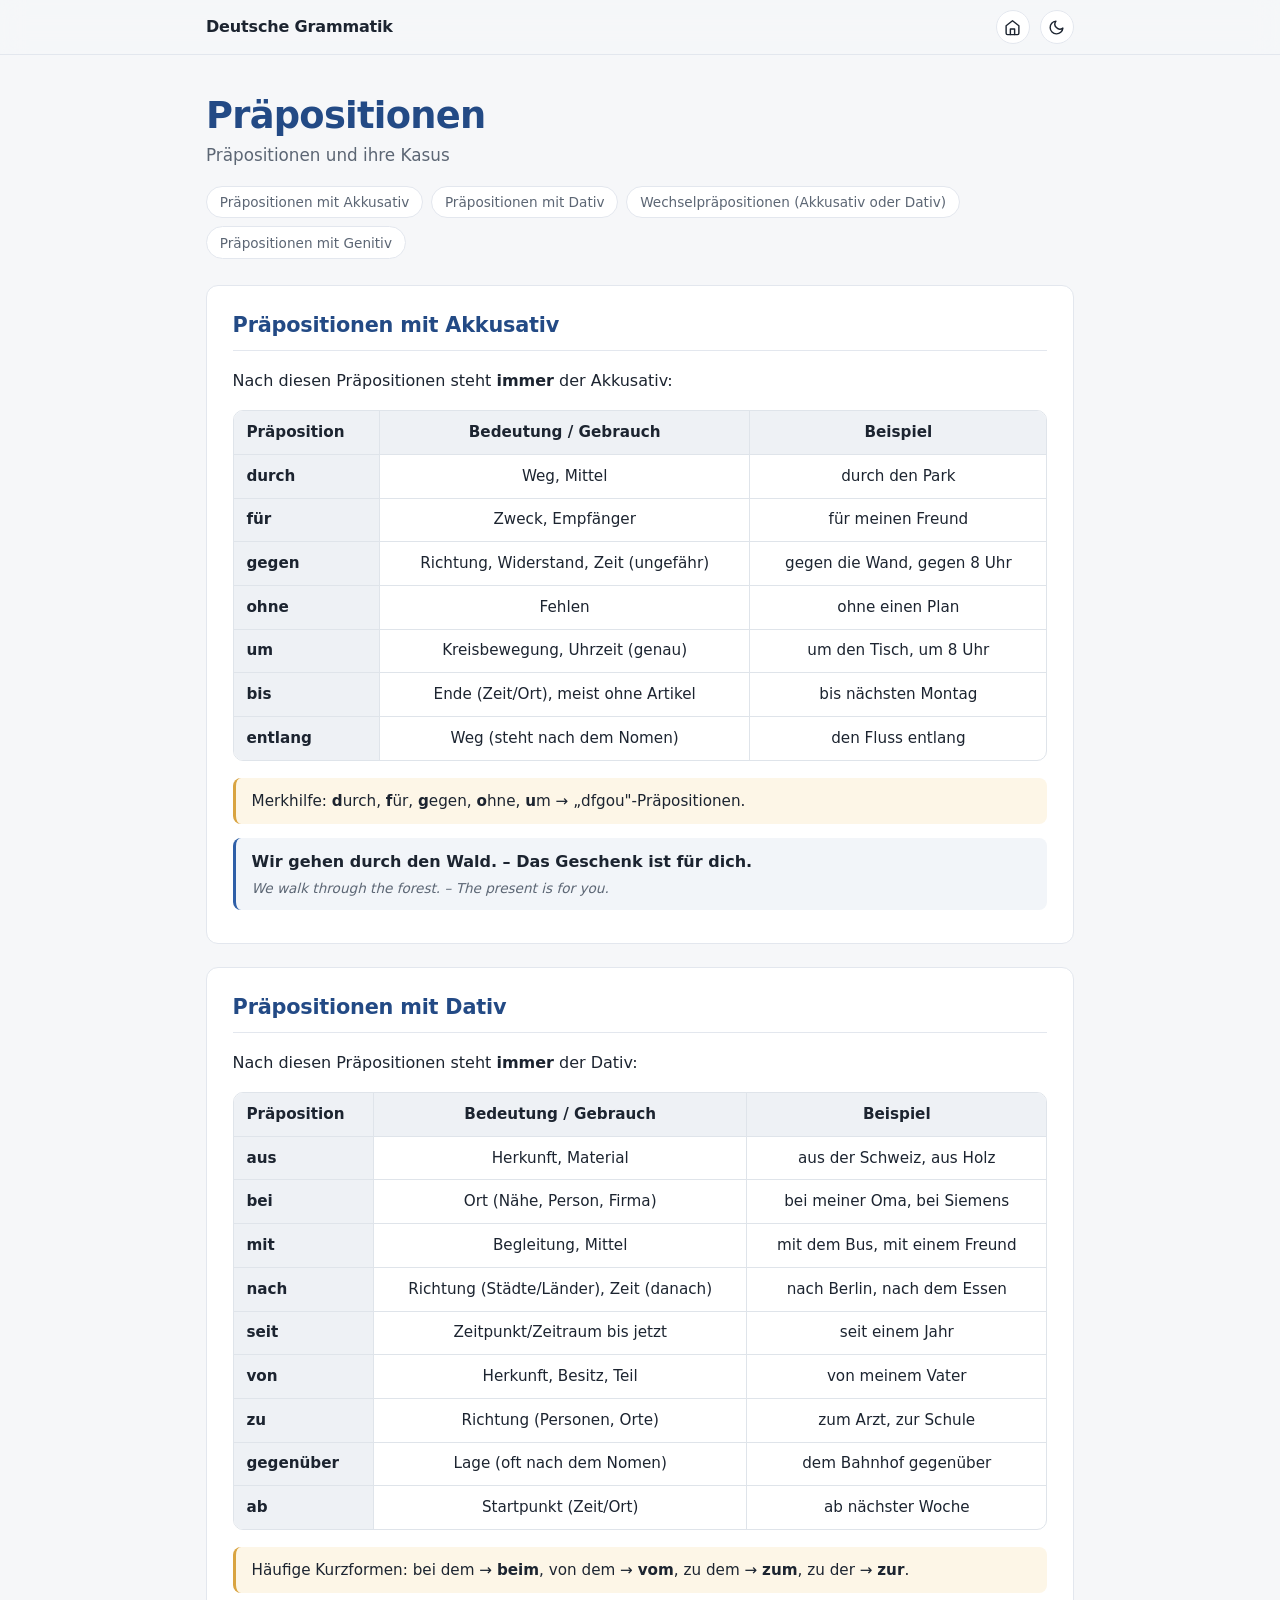
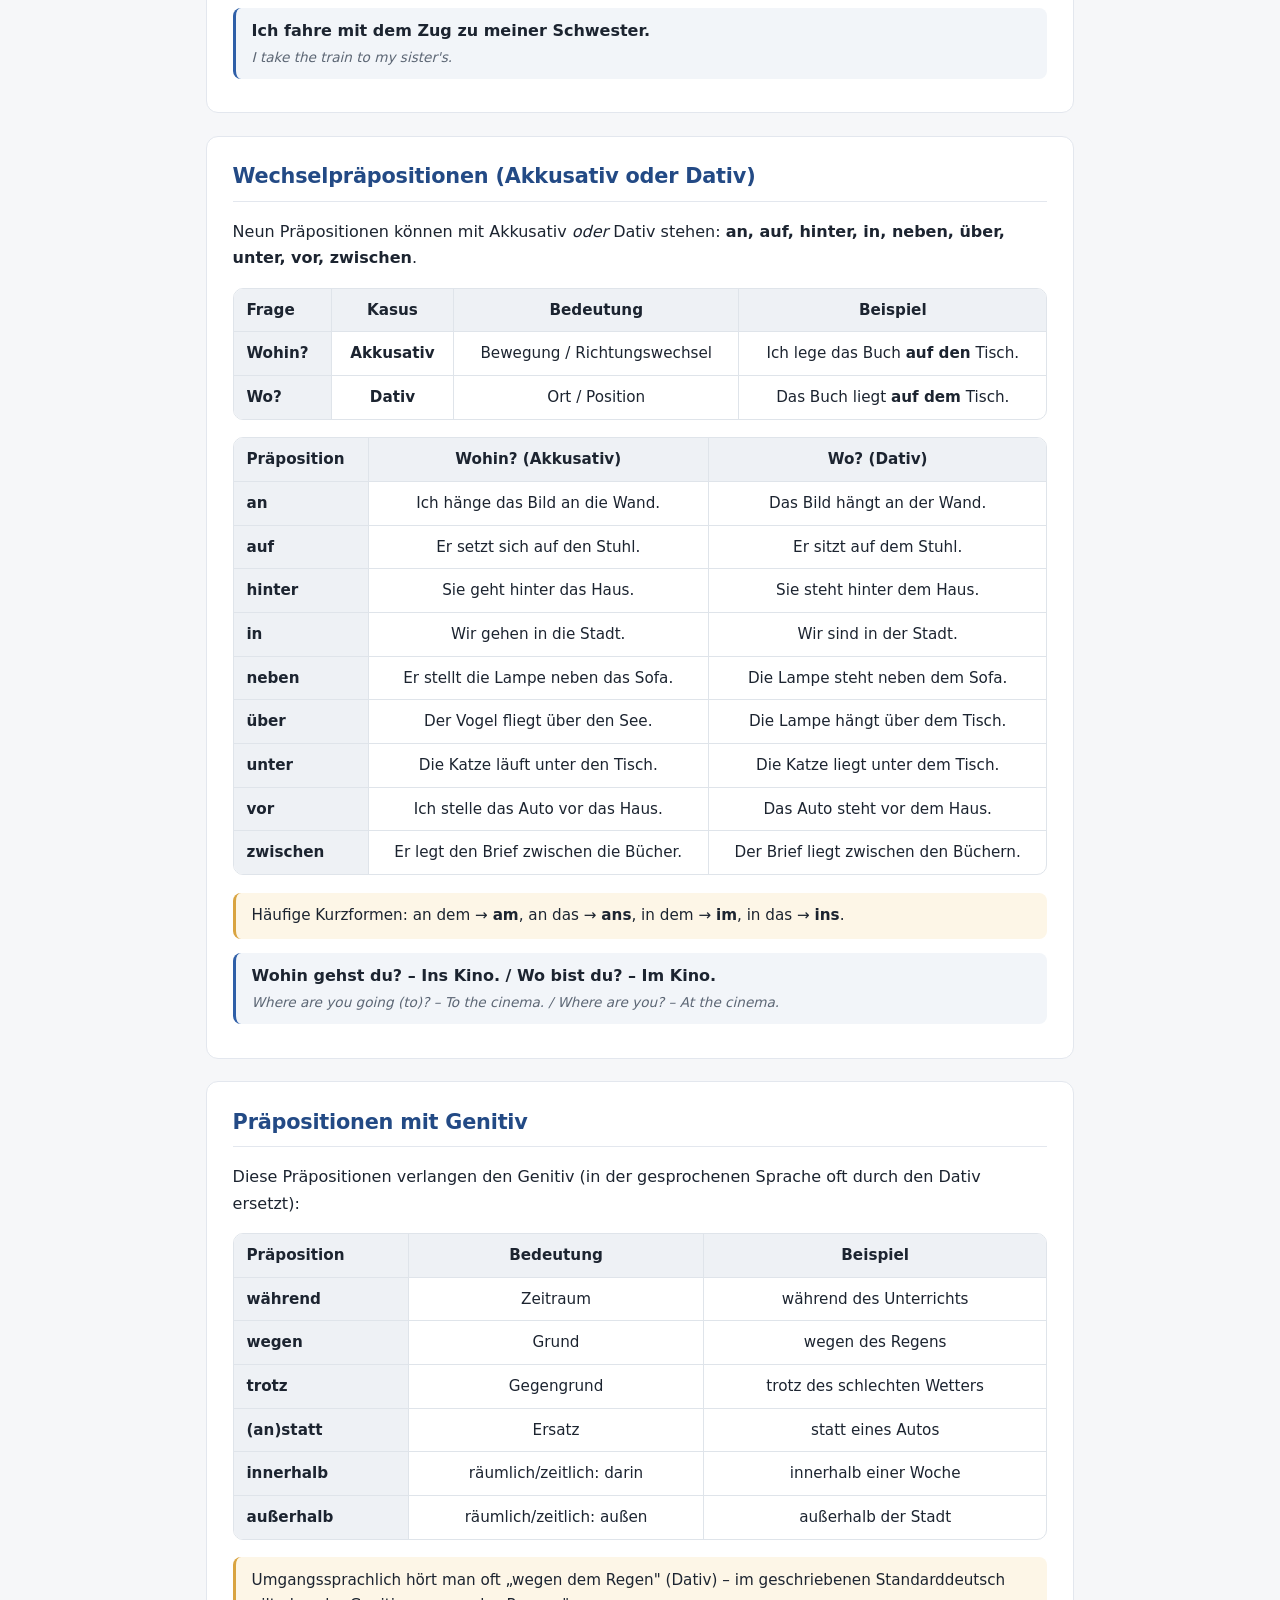
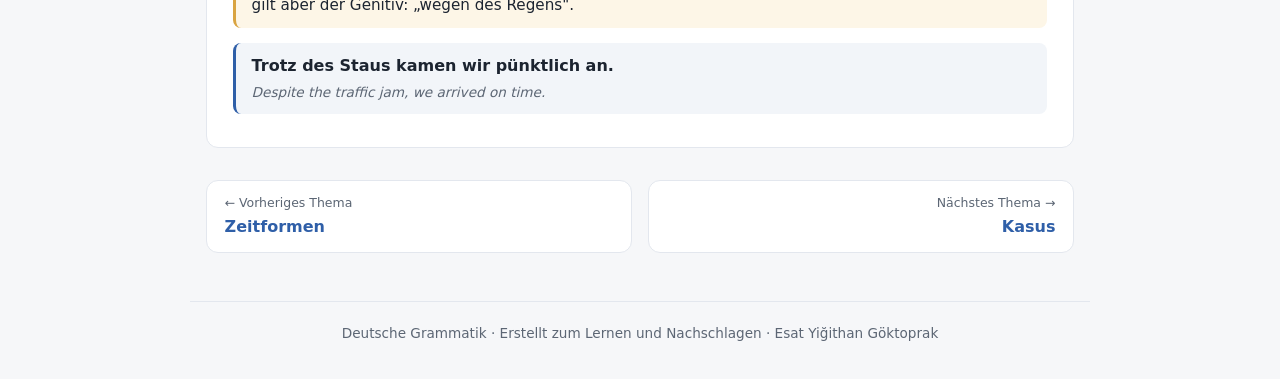
<file: themen/praepositionen.html>
<!DOCTYPE html>
<html lang="de">
<head>
  <meta charset="UTF-8">
  <meta name="viewport" content="width=device-width, initial-scale=1.0">
  <title>Präpositionen – Deutsche Grammatik</title>
  <link rel="stylesheet" href="../style.css">
  <script src="../site.js"></script>
</head>
<body>

<main>

  <header class="seitenkopf">
    <h1>Präpositionen</h1>
    <p>Präpositionen und ihre Kasus</p>
  </header>

  <!-- ===== Akkusativ ===== -->
  <section id="akkusativ">
    <h2>Präpositionen mit Akkusativ</h2>
    <p>Nach diesen Präpositionen steht <strong>immer</strong> der Akkusativ:</p>
    <div class="tabelle-scroll">
      <table>
        <tr><th>Präposition</th><th>Bedeutung / Gebrauch</th><th>Beispiel</th></tr>
        <tr><td>durch</td><td>Weg, Mittel</td><td>durch den Park</td></tr>
        <tr><td>für</td><td>Zweck, Empfänger</td><td>für meinen Freund</td></tr>
        <tr><td>gegen</td><td>Richtung, Widerstand, Zeit (ungefähr)</td><td>gegen die Wand, gegen 8 Uhr</td></tr>
        <tr><td>ohne</td><td>Fehlen</td><td>ohne einen Plan</td></tr>
        <tr><td>um</td><td>Kreisbewegung, Uhrzeit (genau)</td><td>um den Tisch, um 8 Uhr</td></tr>
        <tr><td>bis</td><td>Ende (Zeit/Ort), meist ohne Artikel</td><td>bis nächsten Montag</td></tr>
        <tr><td>entlang</td><td>Weg (steht nach dem Nomen)</td><td>den Fluss entlang</td></tr>
      </table>
    </div>
    <div class="hinweis">Merkhilfe: <strong>d</strong>urch, <strong>f</strong>ür, <strong>g</strong>egen, <strong>o</strong>hne, <strong>u</strong>m → „dfgou"-Präpositionen.</div>
    <div class="beispiel">
      <span class="de">Wir gehen durch den Wald. – Das Geschenk ist für dich.</span>
      <span class="en">We walk through the forest. – The present is for you.</span>
    </div>
  </section>

  <!-- ===== Dativ ===== -->
  <section id="dativ">
    <h2>Präpositionen mit Dativ</h2>
    <p>Nach diesen Präpositionen steht <strong>immer</strong> der Dativ:</p>
    <div class="tabelle-scroll">
      <table>
        <tr><th>Präposition</th><th>Bedeutung / Gebrauch</th><th>Beispiel</th></tr>
        <tr><td>aus</td><td>Herkunft, Material</td><td>aus der Schweiz, aus Holz</td></tr>
        <tr><td>bei</td><td>Ort (Nähe, Person, Firma)</td><td>bei meiner Oma, bei Siemens</td></tr>
        <tr><td>mit</td><td>Begleitung, Mittel</td><td>mit dem Bus, mit einem Freund</td></tr>
        <tr><td>nach</td><td>Richtung (Städte/Länder), Zeit (danach)</td><td>nach Berlin, nach dem Essen</td></tr>
        <tr><td>seit</td><td>Zeitpunkt/Zeitraum bis jetzt</td><td>seit einem Jahr</td></tr>
        <tr><td>von</td><td>Herkunft, Besitz, Teil</td><td>von meinem Vater</td></tr>
        <tr><td>zu</td><td>Richtung (Personen, Orte)</td><td>zum Arzt, zur Schule</td></tr>
        <tr><td>gegenüber</td><td>Lage (oft nach dem Nomen)</td><td>dem Bahnhof gegenüber</td></tr>
        <tr><td>ab</td><td>Startpunkt (Zeit/Ort)</td><td>ab nächster Woche</td></tr>
      </table>
    </div>
    <div class="hinweis">Häufige Kurzformen: bei dem → <strong>beim</strong>, von dem → <strong>vom</strong>, zu dem → <strong>zum</strong>, zu der → <strong>zur</strong>.</div>
    <div class="beispiel">
      <span class="de">Ich fahre mit dem Zug zu meiner Schwester.</span>
      <span class="en">I take the train to my sister's.</span>
    </div>
  </section>

  <!-- ===== Wechselpräpositionen ===== -->
  <section id="wechsel">
    <h2>Wechselpräpositionen (Akkusativ oder Dativ)</h2>
    <p>Neun Präpositionen können mit Akkusativ <em>oder</em> Dativ stehen: <strong>an, auf, hinter, in, neben, über, unter, vor, zwischen</strong>.</p>
    <div class="tabelle-scroll">
      <table>
        <tr><th>Frage</th><th>Kasus</th><th>Bedeutung</th><th>Beispiel</th></tr>
        <tr><td>Wohin?</td><td><strong>Akkusativ</strong></td><td>Bewegung / Richtungswechsel</td><td>Ich lege das Buch <strong>auf den</strong> Tisch.</td></tr>
        <tr><td>Wo?</td><td><strong>Dativ</strong></td><td>Ort / Position</td><td>Das Buch liegt <strong>auf dem</strong> Tisch.</td></tr>
      </table>
    </div>
    <div class="tabelle-scroll">
      <table>
        <tr><th>Präposition</th><th>Wohin? (Akkusativ)</th><th>Wo? (Dativ)</th></tr>
        <tr><td>an</td><td>Ich hänge das Bild an die Wand.</td><td>Das Bild hängt an der Wand.</td></tr>
        <tr><td>auf</td><td>Er setzt sich auf den Stuhl.</td><td>Er sitzt auf dem Stuhl.</td></tr>
        <tr><td>hinter</td><td>Sie geht hinter das Haus.</td><td>Sie steht hinter dem Haus.</td></tr>
        <tr><td>in</td><td>Wir gehen in die Stadt.</td><td>Wir sind in der Stadt.</td></tr>
        <tr><td>neben</td><td>Er stellt die Lampe neben das Sofa.</td><td>Die Lampe steht neben dem Sofa.</td></tr>
        <tr><td>über</td><td>Der Vogel fliegt über den See.</td><td>Die Lampe hängt über dem Tisch.</td></tr>
        <tr><td>unter</td><td>Die Katze läuft unter den Tisch.</td><td>Die Katze liegt unter dem Tisch.</td></tr>
        <tr><td>vor</td><td>Ich stelle das Auto vor das Haus.</td><td>Das Auto steht vor dem Haus.</td></tr>
        <tr><td>zwischen</td><td>Er legt den Brief zwischen die Bücher.</td><td>Der Brief liegt zwischen den Büchern.</td></tr>
      </table>
    </div>
    <div class="hinweis">Häufige Kurzformen: an dem → <strong>am</strong>, an das → <strong>ans</strong>, in dem → <strong>im</strong>, in das → <strong>ins</strong>.</div>
    <div class="beispiel">
      <span class="de">Wohin gehst du? – Ins Kino. / Wo bist du? – Im Kino.</span>
      <span class="en">Where are you going (to)? – To the cinema. / Where are you? – At the cinema.</span>
    </div>
  </section>

  <!-- ===== Genitiv ===== -->
  <section id="genitiv">
    <h2>Präpositionen mit Genitiv</h2>
    <p>Diese Präpositionen verlangen den Genitiv (in der gesprochenen Sprache oft durch den Dativ ersetzt):</p>
    <div class="tabelle-scroll">
      <table>
        <tr><th>Präposition</th><th>Bedeutung</th><th>Beispiel</th></tr>
        <tr><td>während</td><td>Zeitraum</td><td>während des Unterrichts</td></tr>
        <tr><td>wegen</td><td>Grund</td><td>wegen des Regens</td></tr>
        <tr><td>trotz</td><td>Gegengrund</td><td>trotz des schlechten Wetters</td></tr>
        <tr><td>(an)statt</td><td>Ersatz</td><td>statt eines Autos</td></tr>
        <tr><td>innerhalb</td><td>räumlich/zeitlich: darin</td><td>innerhalb einer Woche</td></tr>
        <tr><td>außerhalb</td><td>räumlich/zeitlich: außen</td><td>außerhalb der Stadt</td></tr>
      </table>
    </div>
    <div class="hinweis">Umgangssprachlich hört man oft „wegen dem Regen" (Dativ) – im geschriebenen Standarddeutsch gilt aber der Genitiv: „wegen des Regens".</div>
    <div class="beispiel">
      <span class="de">Trotz des Staus kamen wir pünktlich an.</span>
      <span class="en">Despite the traffic jam, we arrived on time.</span>
    </div>
  </section>

</main>

</body>
</html>
</file>
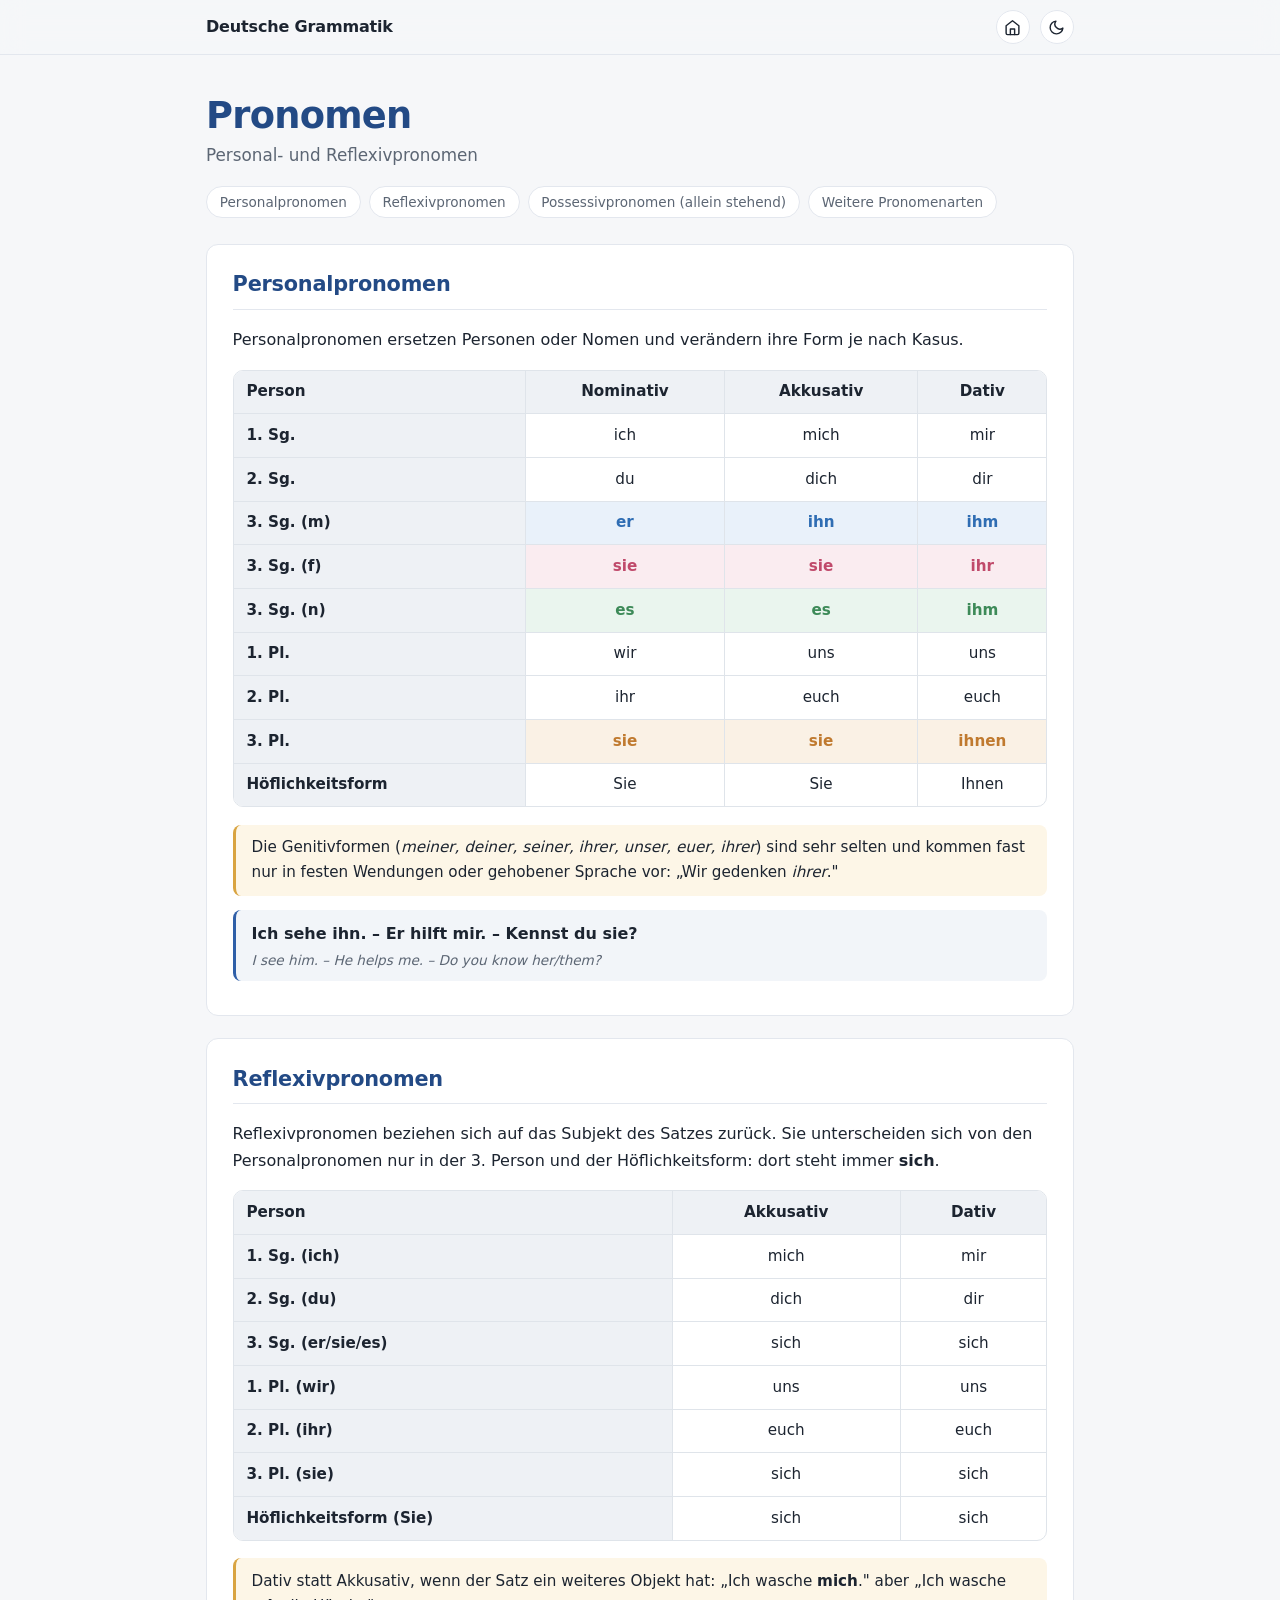
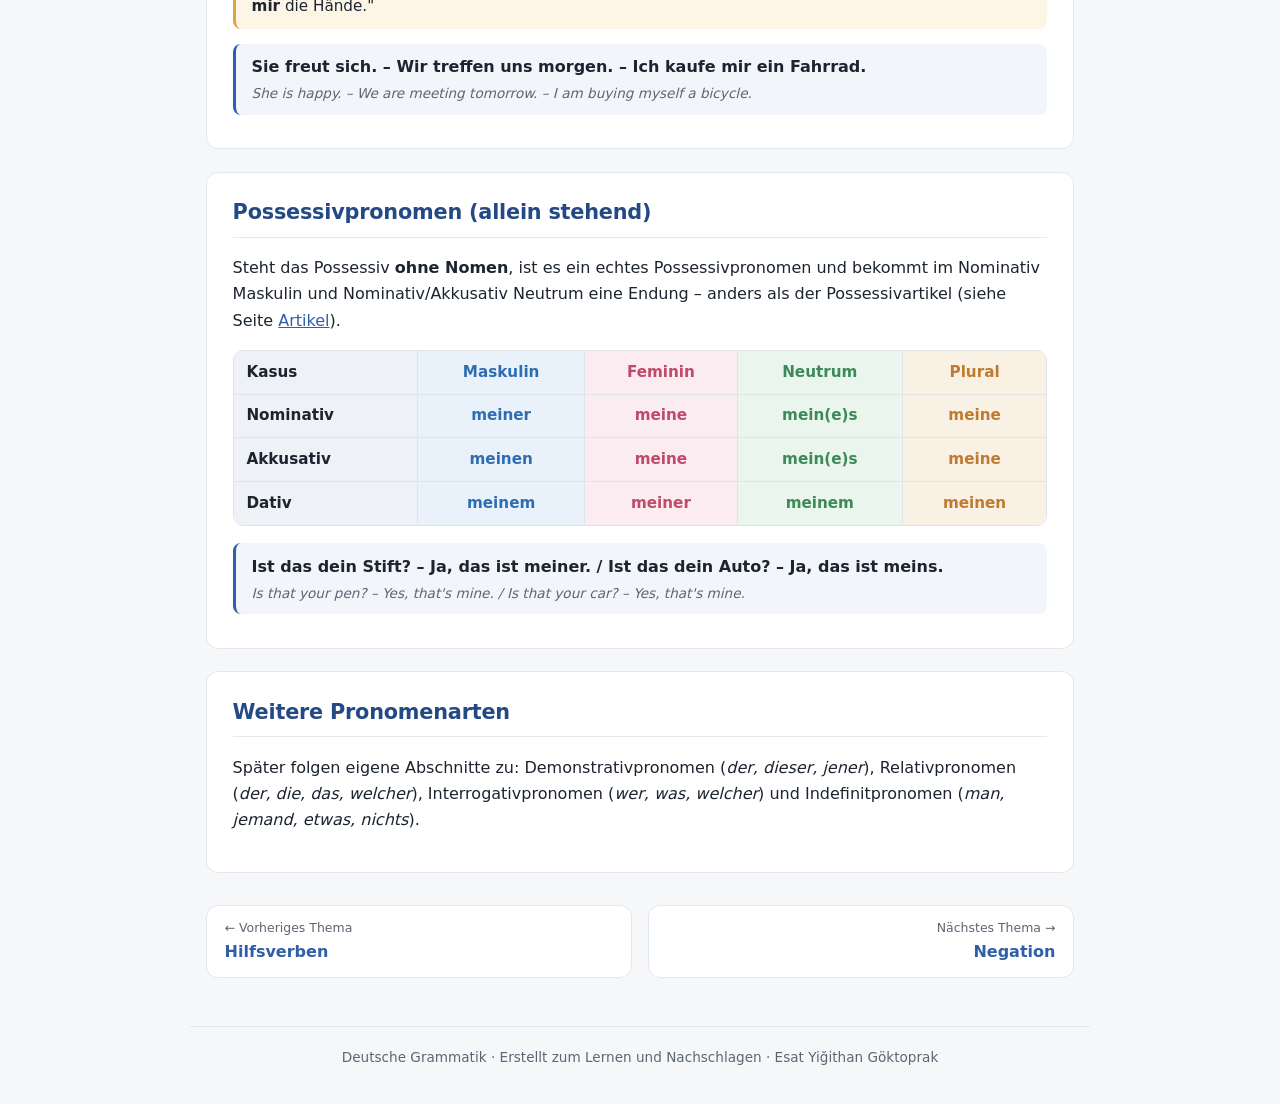
<file: themen/pronomen.html>
<!DOCTYPE html>
<html lang="de">
<head>
  <meta charset="UTF-8">
  <meta name="viewport" content="width=device-width, initial-scale=1.0">
  <title>Pronomen – Deutsche Grammatik</title>
  <link rel="stylesheet" href="../style.css">
  <script src="../site.js"></script>
</head>
<body>

<main>

  <header class="seitenkopf">
    <h1>Pronomen</h1>
    <p>Personal- und Reflexivpronomen</p>
  </header>

  <!-- ===== Personalpronomen ===== -->
  <section id="personal">
    <h2>Personalpronomen</h2>
    <p>Personalpronomen ersetzen Personen oder Nomen und verändern ihre Form je nach Kasus.</p>
    <div class="tabelle-scroll">
      <table>
        <tr><th>Person</th><th>Nominativ</th><th>Akkusativ</th><th>Dativ</th></tr>
        <tr><td>1. Sg.</td><td>ich</td><td>mich</td><td>mir</td></tr>
        <tr><td>2. Sg.</td><td>du</td><td>dich</td><td>dir</td></tr>
        <tr><td>3. Sg. (m)</td><td class="m">er</td><td class="m">ihn</td><td class="m">ihm</td></tr>
        <tr><td>3. Sg. (f)</td><td class="f">sie</td><td class="f">sie</td><td class="f">ihr</td></tr>
        <tr><td>3. Sg. (n)</td><td class="n">es</td><td class="n">es</td><td class="n">ihm</td></tr>
        <tr><td>1. Pl.</td><td>wir</td><td>uns</td><td>uns</td></tr>
        <tr><td>2. Pl.</td><td>ihr</td><td>euch</td><td>euch</td></tr>
        <tr><td>3. Pl.</td><td class="pl">sie</td><td class="pl">sie</td><td class="pl">ihnen</td></tr>
        <tr><td>Höflichkeitsform</td><td>Sie</td><td>Sie</td><td>Ihnen</td></tr>
      </table>
    </div>
    <div class="hinweis">Die Genitivformen (<em>meiner, deiner, seiner, ihrer, unser, euer, ihrer</em>) sind sehr selten und kommen fast nur in festen Wendungen oder gehobener Sprache vor: „Wir gedenken <em>ihrer</em>."</div>
    <div class="beispiel">
      <span class="de">Ich sehe ihn. – Er hilft mir. – Kennst du sie?</span>
      <span class="en">I see him. – He helps me. – Do you know her/them?</span>
    </div>
  </section>

  <!-- ===== Reflexivpronomen ===== -->
  <section id="reflexiv">
    <h2>Reflexivpronomen</h2>
    <p>Reflexivpronomen beziehen sich auf das Subjekt des Satzes zurück. Sie unterscheiden sich von den Personalpronomen nur in der 3. Person und der Höflichkeitsform: dort steht immer <strong>sich</strong>.</p>
    <div class="tabelle-scroll">
      <table>
        <tr><th>Person</th><th>Akkusativ</th><th>Dativ</th></tr>
        <tr><td>1. Sg. (ich)</td><td>mich</td><td>mir</td></tr>
        <tr><td>2. Sg. (du)</td><td>dich</td><td>dir</td></tr>
        <tr><td>3. Sg. (er/sie/es)</td><td>sich</td><td>sich</td></tr>
        <tr><td>1. Pl. (wir)</td><td>uns</td><td>uns</td></tr>
        <tr><td>2. Pl. (ihr)</td><td>euch</td><td>euch</td></tr>
        <tr><td>3. Pl. (sie)</td><td>sich</td><td>sich</td></tr>
        <tr><td>Höflichkeitsform (Sie)</td><td>sich</td><td>sich</td></tr>
      </table>
    </div>
    <div class="hinweis">Dativ statt Akkusativ, wenn der Satz ein weiteres Objekt hat: „Ich wasche <strong>mich</strong>." aber „Ich wasche <strong>mir</strong> die Hände."</div>
    <div class="beispiel">
      <span class="de">Sie freut sich. – Wir treffen uns morgen. – Ich kaufe mir ein Fahrrad.</span>
      <span class="en">She is happy. – We are meeting tomorrow. – I am buying myself a bicycle.</span>
    </div>
  </section>

  <!-- ===== Possessivpronomen (allein stehend) ===== -->
  <section id="possessivpronomen">
    <h2>Possessivpronomen (allein stehend)</h2>
    <p>Steht das Possessiv <strong>ohne Nomen</strong>, ist es ein echtes Possessivpronomen und bekommt im Nominativ Maskulin und Nominativ/Akkusativ Neutrum eine Endung – anders als der Possessivartikel (siehe Seite <a href="artikel.html#possessiv">Artikel</a>).</p>
    <div class="tabelle-scroll">
      <table>
        <tr><th>Kasus</th><th class="m">Maskulin</th><th class="f">Feminin</th><th class="n">Neutrum</th><th class="pl">Plural</th></tr>
        <tr><td>Nominativ</td><td class="m">meiner</td><td class="f">meine</td><td class="n">mein(e)s</td><td class="pl">meine</td></tr>
        <tr><td>Akkusativ</td><td class="m">meinen</td><td class="f">meine</td><td class="n">mein(e)s</td><td class="pl">meine</td></tr>
        <tr><td>Dativ</td><td class="m">meinem</td><td class="f">meiner</td><td class="n">meinem</td><td class="pl">meinen</td></tr>
      </table>
    </div>
    <div class="beispiel">
      <span class="de">Ist das dein Stift? – Ja, das ist meiner. / Ist das dein Auto? – Ja, das ist meins.</span>
      <span class="en">Is that your pen? – Yes, that's mine. / Is that your car? – Yes, that's mine.</span>
    </div>
  </section>

  <section id="weitere">
    <h2>Weitere Pronomenarten</h2>
    <p>Später folgen eigene Abschnitte zu: Demonstrativpronomen (<em>der, dieser, jener</em>), Relativpronomen (<em>der, die, das, welcher</em>), Interrogativpronomen (<em>wer, was, welcher</em>) und Indefinitpronomen (<em>man, jemand, etwas, nichts</em>).</p>
  </section>

</main>

</body>
</html>
</file>
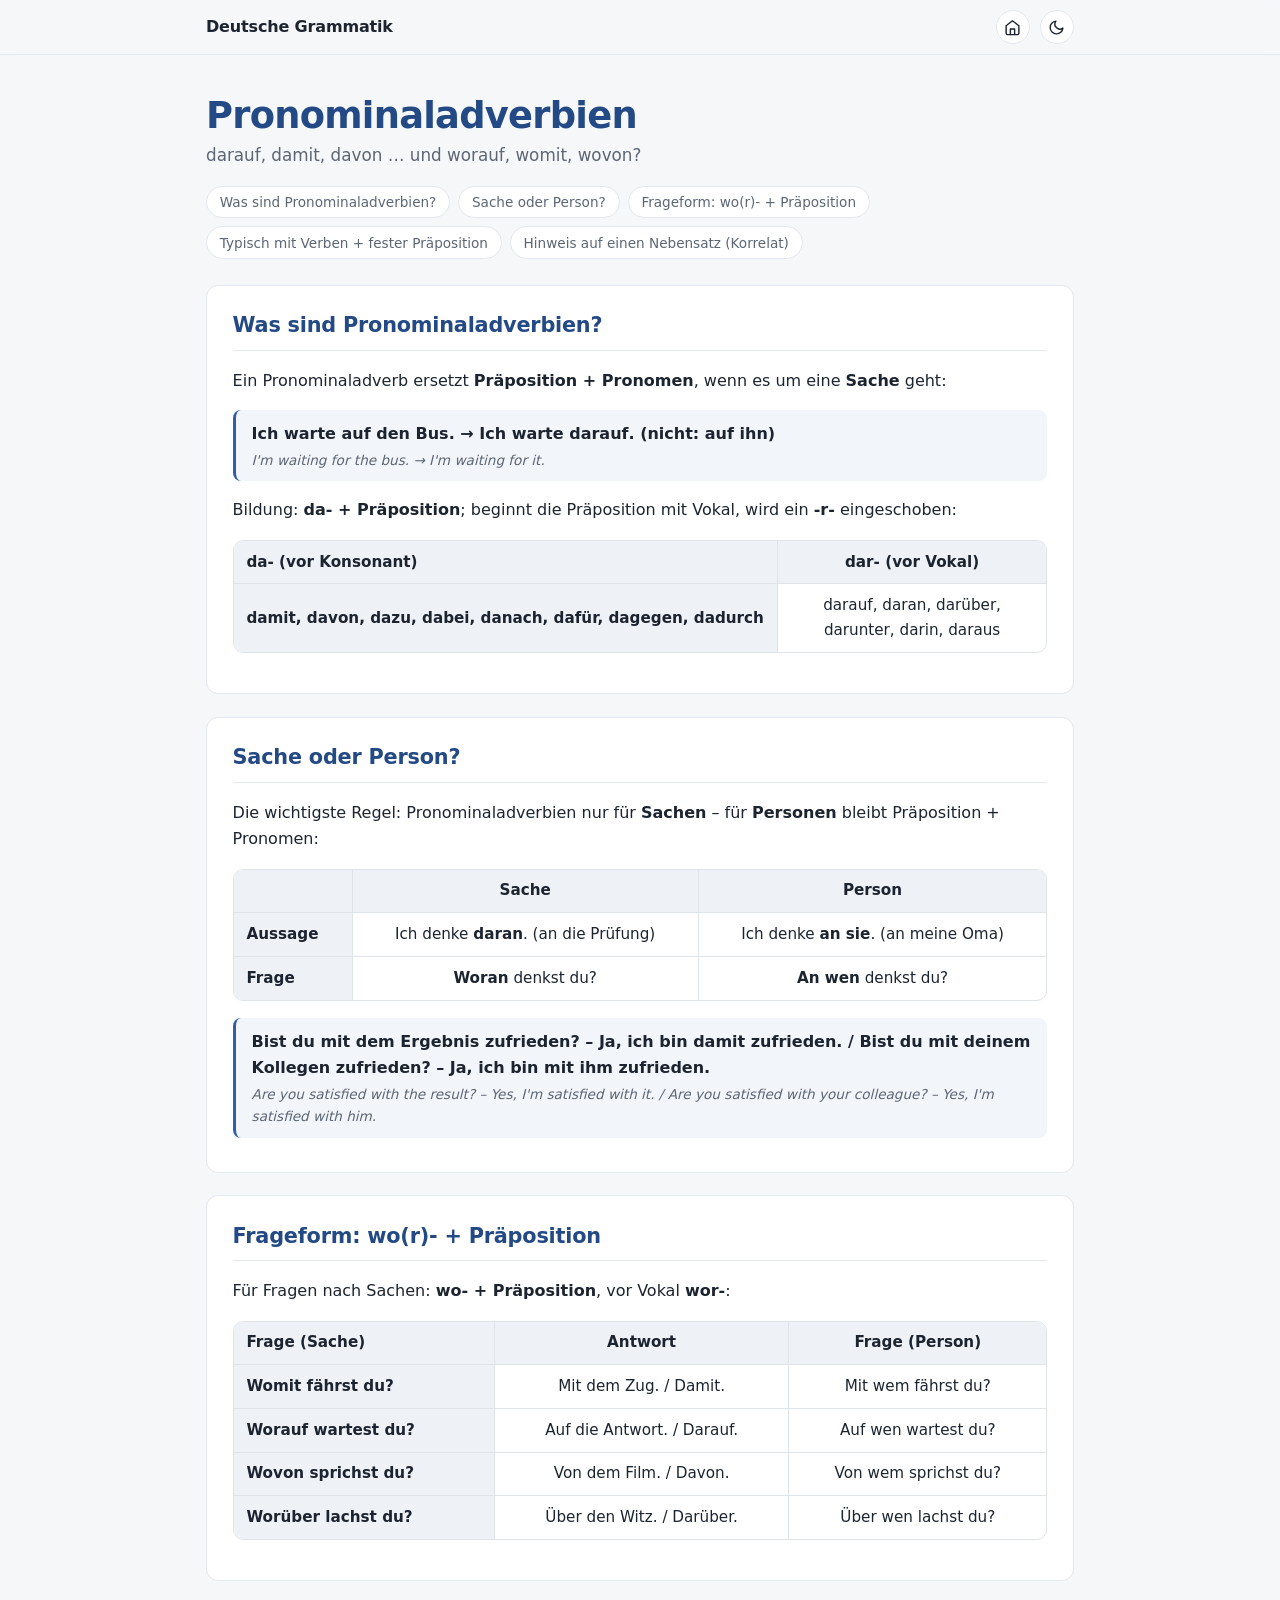
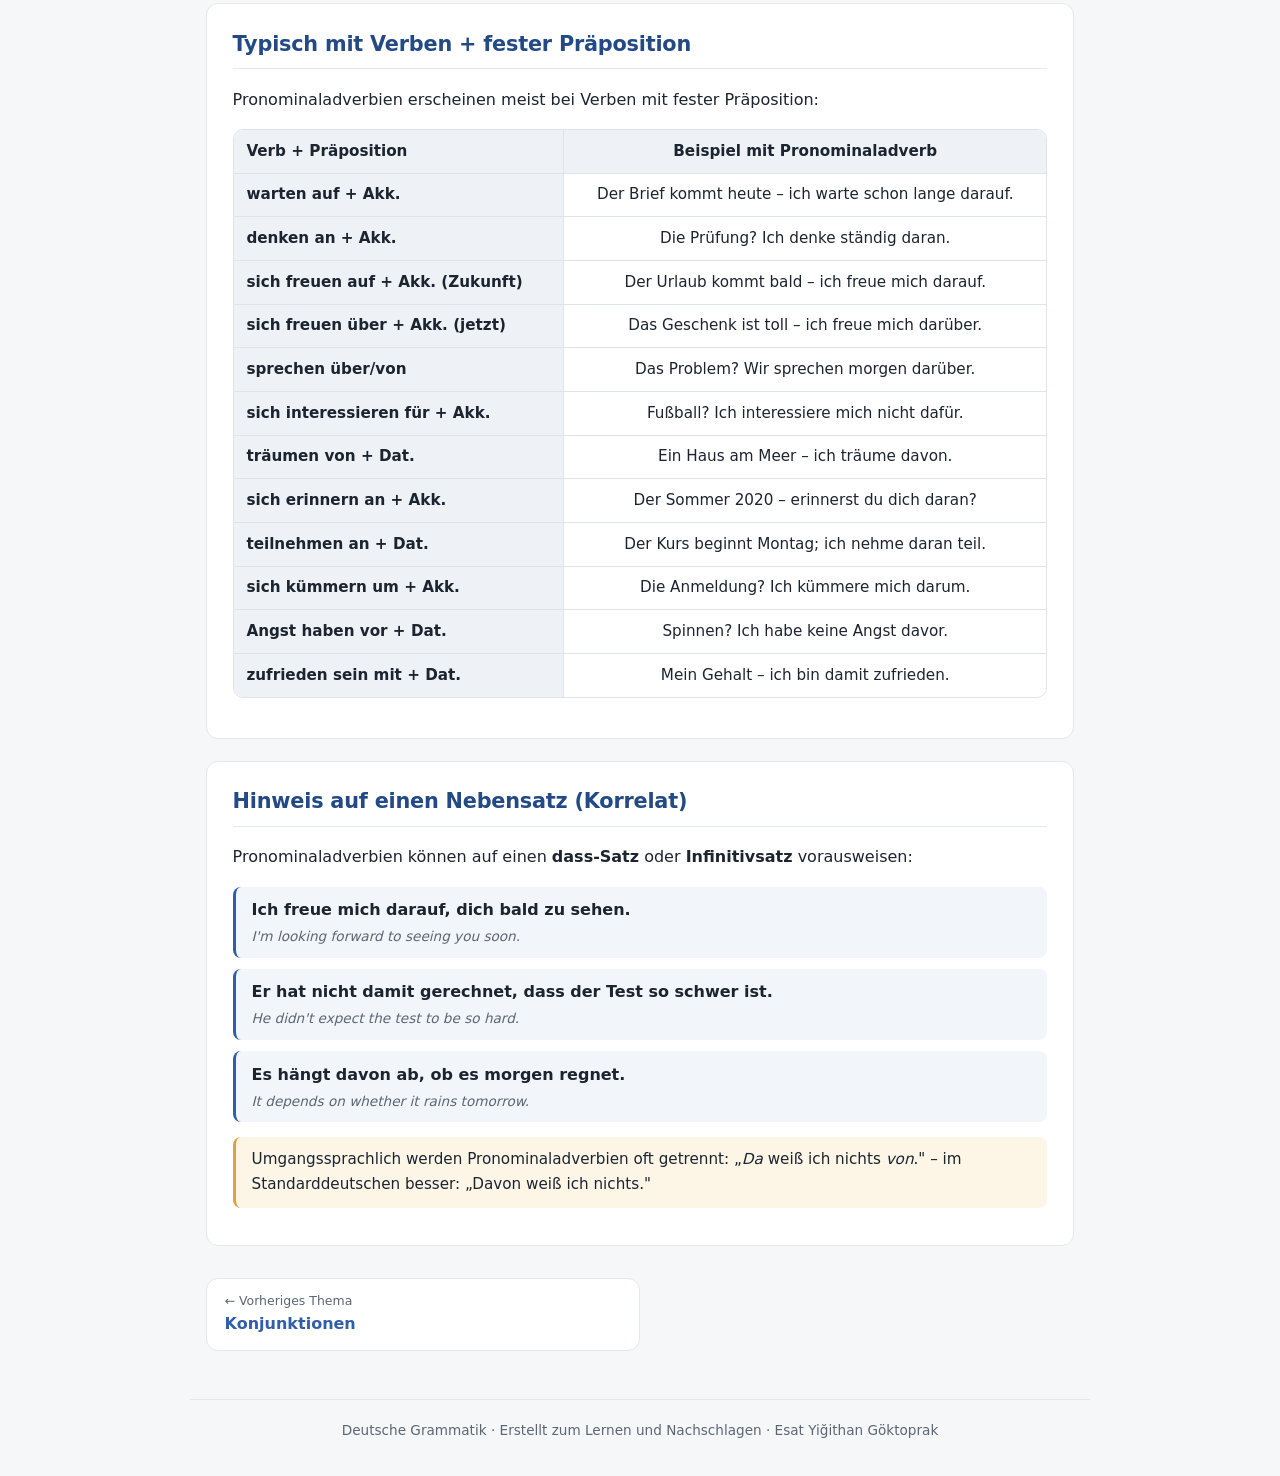
<file: themen/pronominaladverbien.html>
<!DOCTYPE html>
<html lang="de">
<head>
  <meta charset="UTF-8">
  <meta name="viewport" content="width=device-width, initial-scale=1.0">
  <title>Pronominaladverbien – Deutsche Grammatik</title>
  <link rel="stylesheet" href="../style.css">
  <script src="../site.js"></script>
</head>
<body>

<main>

  <header class="seitenkopf">
    <h1>Pronominaladverbien</h1>
    <p>darauf, damit, davon … und worauf, womit, wovon?</p>
  </header>

  <!-- ===== Bildung ===== -->
  <section id="bildung">
    <h2>Was sind Pronominaladverbien?</h2>
    <p>Ein Pronominaladverb ersetzt <strong>Präposition + Pronomen</strong>, wenn es um eine <strong>Sache</strong> geht:</p>
    <div class="beispiel">
      <span class="de">Ich warte auf den Bus. → Ich warte <strong>darauf</strong>. (nicht: auf ihn)</span>
      <span class="en">I'm waiting for the bus. → I'm waiting for it.</span>
    </div>
    <p>Bildung: <strong>da- + Präposition</strong>; beginnt die Präposition mit Vokal, wird ein <strong>-r-</strong> eingeschoben:</p>
    <div class="tabelle-scroll">
      <table>
        <tr><th>da- (vor Konsonant)</th><th>dar- (vor Vokal)</th></tr>
        <tr><td>damit, davon, dazu, dabei, danach, dafür, dagegen, dadurch</td><td>darauf, daran, darüber, darunter, darin, daraus</td></tr>
      </table>
    </div>
  </section>

  <!-- ===== Sache oder Person ===== -->
  <section id="sache-person">
    <h2>Sache oder Person?</h2>
    <p>Die wichtigste Regel: Pronominaladverbien nur für <strong>Sachen</strong> – für <strong>Personen</strong> bleibt Präposition + Pronomen:</p>
    <div class="tabelle-scroll">
      <table>
        <tr><th></th><th>Sache</th><th>Person</th></tr>
        <tr><td>Aussage</td><td>Ich denke <strong>daran</strong>. (an die Prüfung)</td><td>Ich denke <strong>an sie</strong>. (an meine Oma)</td></tr>
        <tr><td>Frage</td><td><strong>Woran</strong> denkst du?</td><td><strong>An wen</strong> denkst du?</td></tr>
      </table>
    </div>
    <div class="beispiel">
      <span class="de">Bist du mit dem Ergebnis zufrieden? – Ja, ich bin damit zufrieden. / Bist du mit deinem Kollegen zufrieden? – Ja, ich bin mit ihm zufrieden.</span>
      <span class="en">Are you satisfied with the result? – Yes, I'm satisfied with it. / Are you satisfied with your colleague? – Yes, I'm satisfied with him.</span>
    </div>
  </section>

  <!-- ===== Fragen ===== -->
  <section id="fragen">
    <h2>Frageform: wo(r)- + Präposition</h2>
    <p>Für Fragen nach Sachen: <strong>wo- + Präposition</strong>, vor Vokal <strong>wor-</strong>:</p>
    <div class="tabelle-scroll">
      <table>
        <tr><th>Frage (Sache)</th><th>Antwort</th><th>Frage (Person)</th></tr>
        <tr><td>Womit fährst du?</td><td>Mit dem Zug. / Damit.</td><td>Mit wem fährst du?</td></tr>
        <tr><td>Worauf wartest du?</td><td>Auf die Antwort. / Darauf.</td><td>Auf wen wartest du?</td></tr>
        <tr><td>Wovon sprichst du?</td><td>Von dem Film. / Davon.</td><td>Von wem sprichst du?</td></tr>
        <tr><td>Worüber lachst du?</td><td>Über den Witz. / Darüber.</td><td>Über wen lachst du?</td></tr>
      </table>
    </div>
  </section>

  <!-- ===== Verben mit Präpositionen ===== -->
  <section id="verben">
    <h2>Typisch mit Verben + fester Präposition</h2>
    <p>Pronominaladverbien erscheinen meist bei Verben mit fester Präposition:</p>
    <div class="tabelle-scroll">
      <table>
        <tr><th>Verb + Präposition</th><th>Beispiel mit Pronominaladverb</th></tr>
        <tr><td>warten <strong>auf</strong> + Akk.</td><td>Der Brief kommt heute – ich warte schon lange darauf.</td></tr>
        <tr><td>denken <strong>an</strong> + Akk.</td><td>Die Prüfung? Ich denke ständig daran.</td></tr>
        <tr><td>sich freuen <strong>auf</strong> + Akk. (Zukunft)</td><td>Der Urlaub kommt bald – ich freue mich darauf.</td></tr>
        <tr><td>sich freuen <strong>über</strong> + Akk. (jetzt)</td><td>Das Geschenk ist toll – ich freue mich darüber.</td></tr>
        <tr><td>sprechen <strong>über/von</strong></td><td>Das Problem? Wir sprechen morgen darüber.</td></tr>
        <tr><td>sich interessieren <strong>für</strong> + Akk.</td><td>Fußball? Ich interessiere mich nicht dafür.</td></tr>
        <tr><td>träumen <strong>von</strong> + Dat.</td><td>Ein Haus am Meer – ich träume davon.</td></tr>
        <tr><td>sich erinnern <strong>an</strong> + Akk.</td><td>Der Sommer 2020 – erinnerst du dich daran?</td></tr>
        <tr><td>teilnehmen <strong>an</strong> + Dat.</td><td>Der Kurs beginnt Montag; ich nehme daran teil.</td></tr>
        <tr><td>sich kümmern <strong>um</strong> + Akk.</td><td>Die Anmeldung? Ich kümmere mich darum.</td></tr>
        <tr><td>Angst haben <strong>vor</strong> + Dat.</td><td>Spinnen? Ich habe keine Angst davor.</td></tr>
        <tr><td>zufrieden sein <strong>mit</strong> + Dat.</td><td>Mein Gehalt – ich bin damit zufrieden.</td></tr>
      </table>
    </div>
  </section>

  <!-- ===== Korrelat ===== -->
  <section id="korrelat">
    <h2>Hinweis auf einen Nebensatz (Korrelat)</h2>
    <p>Pronominaladverbien können auf einen <strong>dass-Satz</strong> oder <strong>Infinitivsatz</strong> vorausweisen:</p>
    <div class="beispiel">
      <span class="de">Ich freue mich darauf, dich bald zu sehen.</span>
      <span class="en">I'm looking forward to seeing you soon.</span>
    </div>
    <div class="beispiel">
      <span class="de">Er hat nicht damit gerechnet, dass der Test so schwer ist.</span>
      <span class="en">He didn't expect the test to be so hard.</span>
    </div>
    <div class="beispiel">
      <span class="de">Es hängt davon ab, ob es morgen regnet.</span>
      <span class="en">It depends on whether it rains tomorrow.</span>
    </div>
    <div class="hinweis">Umgangssprachlich werden Pronominaladverbien oft getrennt: „<em>Da</em> weiß ich nichts <em>von</em>." – im Standarddeutschen besser: „Davon weiß ich nichts."</div>
  </section>

</main>

</body>
</html>
</file>
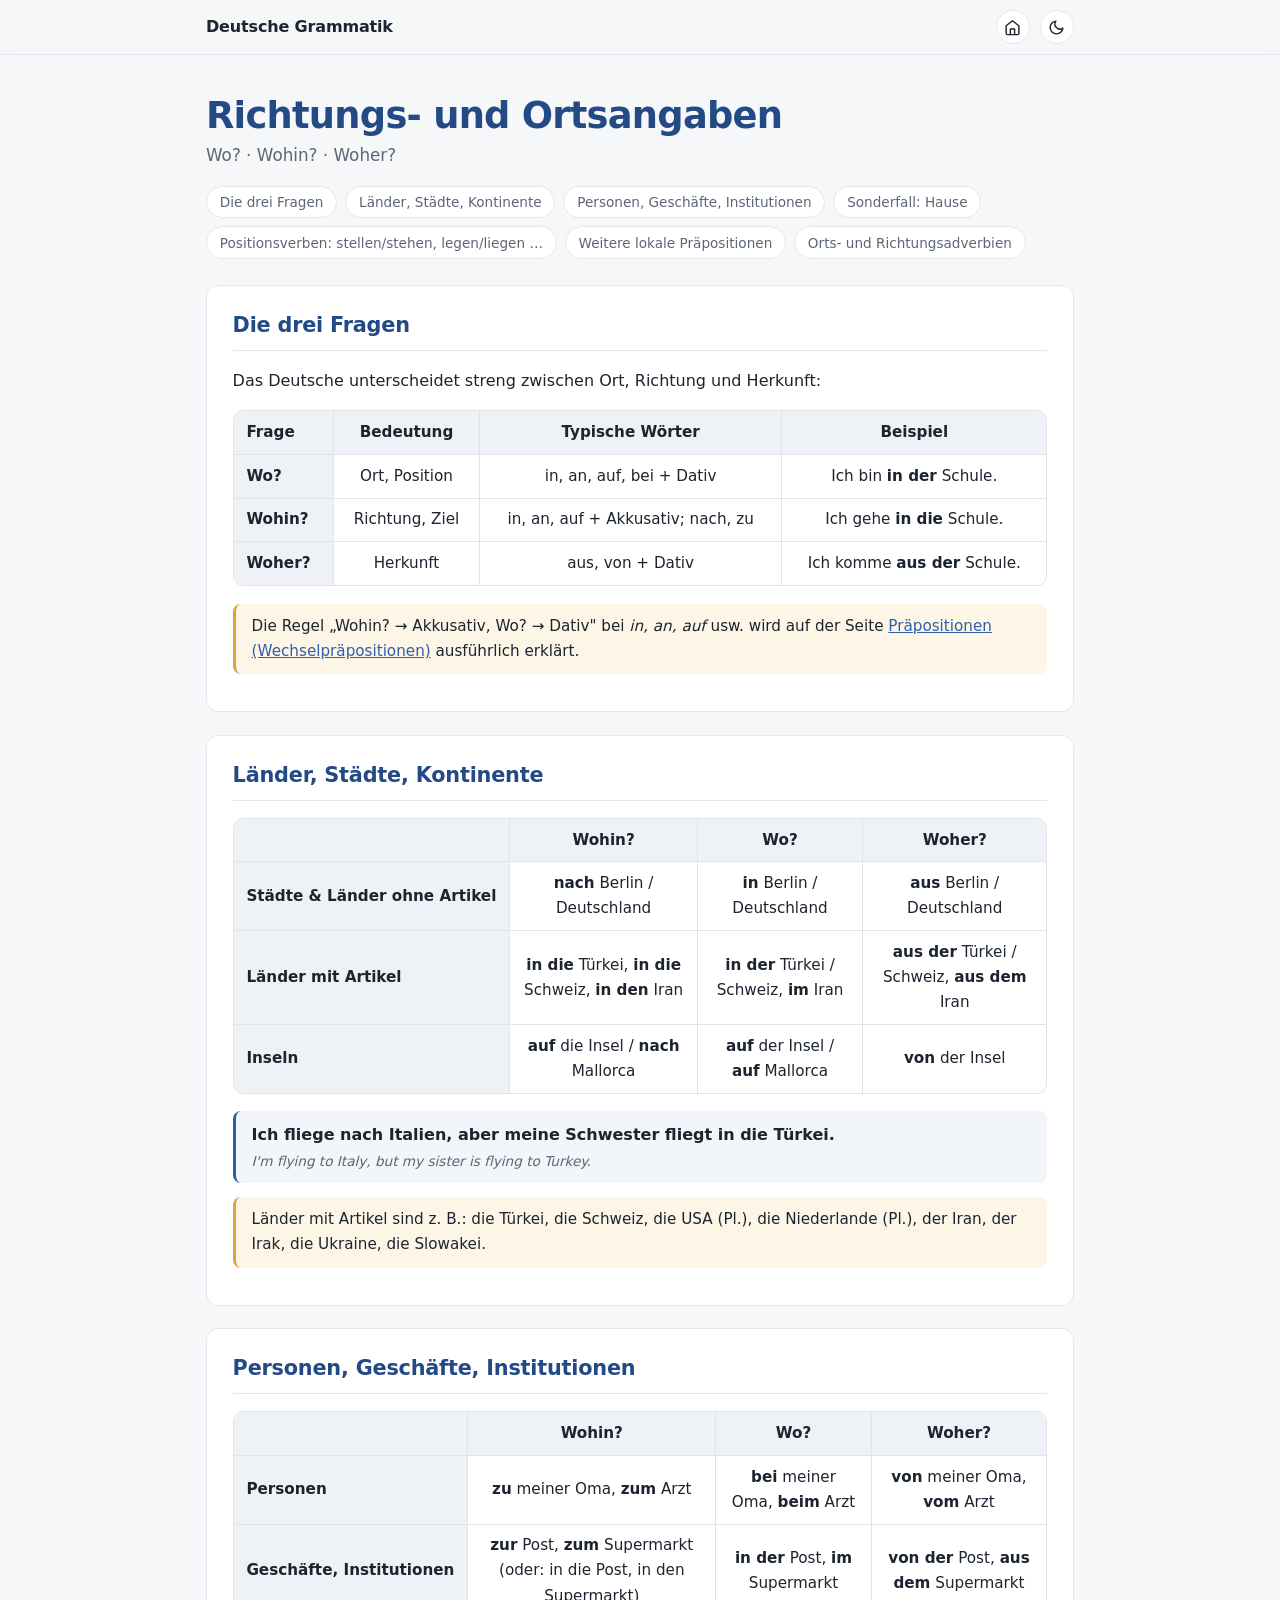
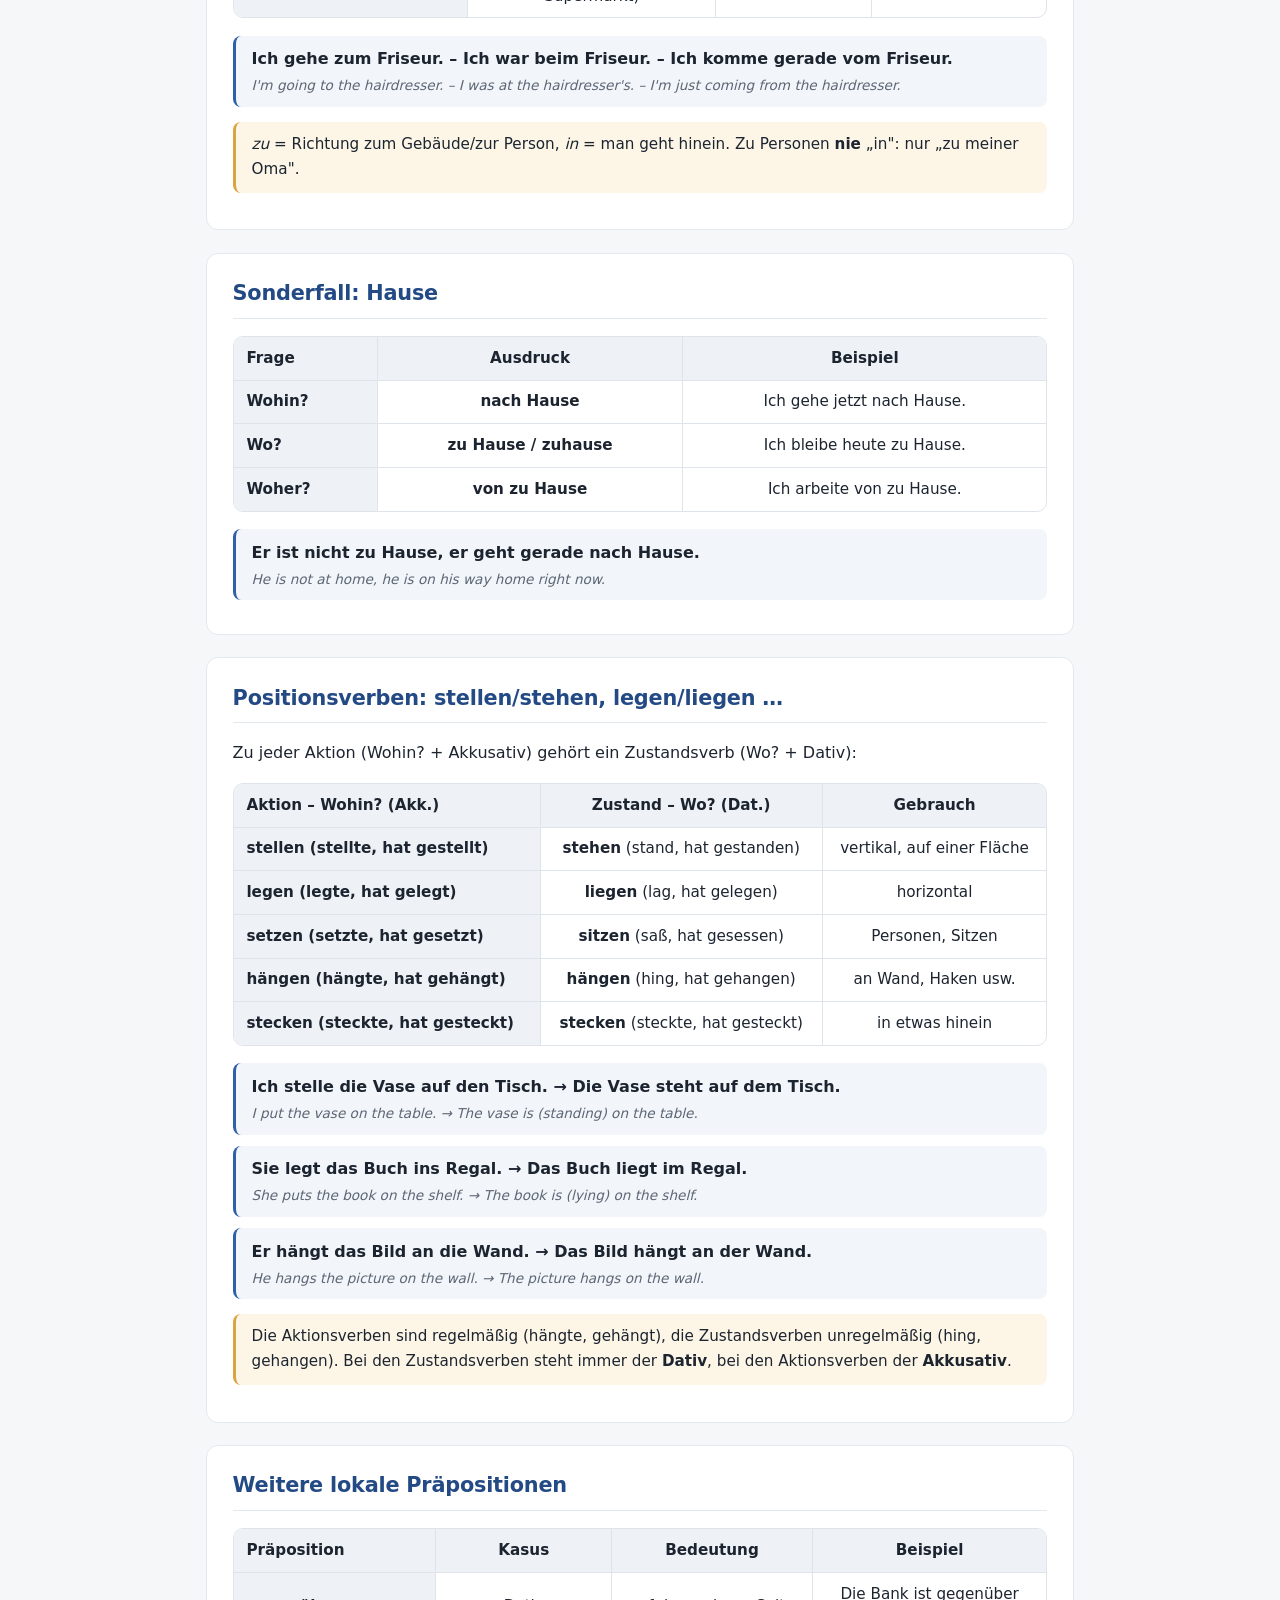
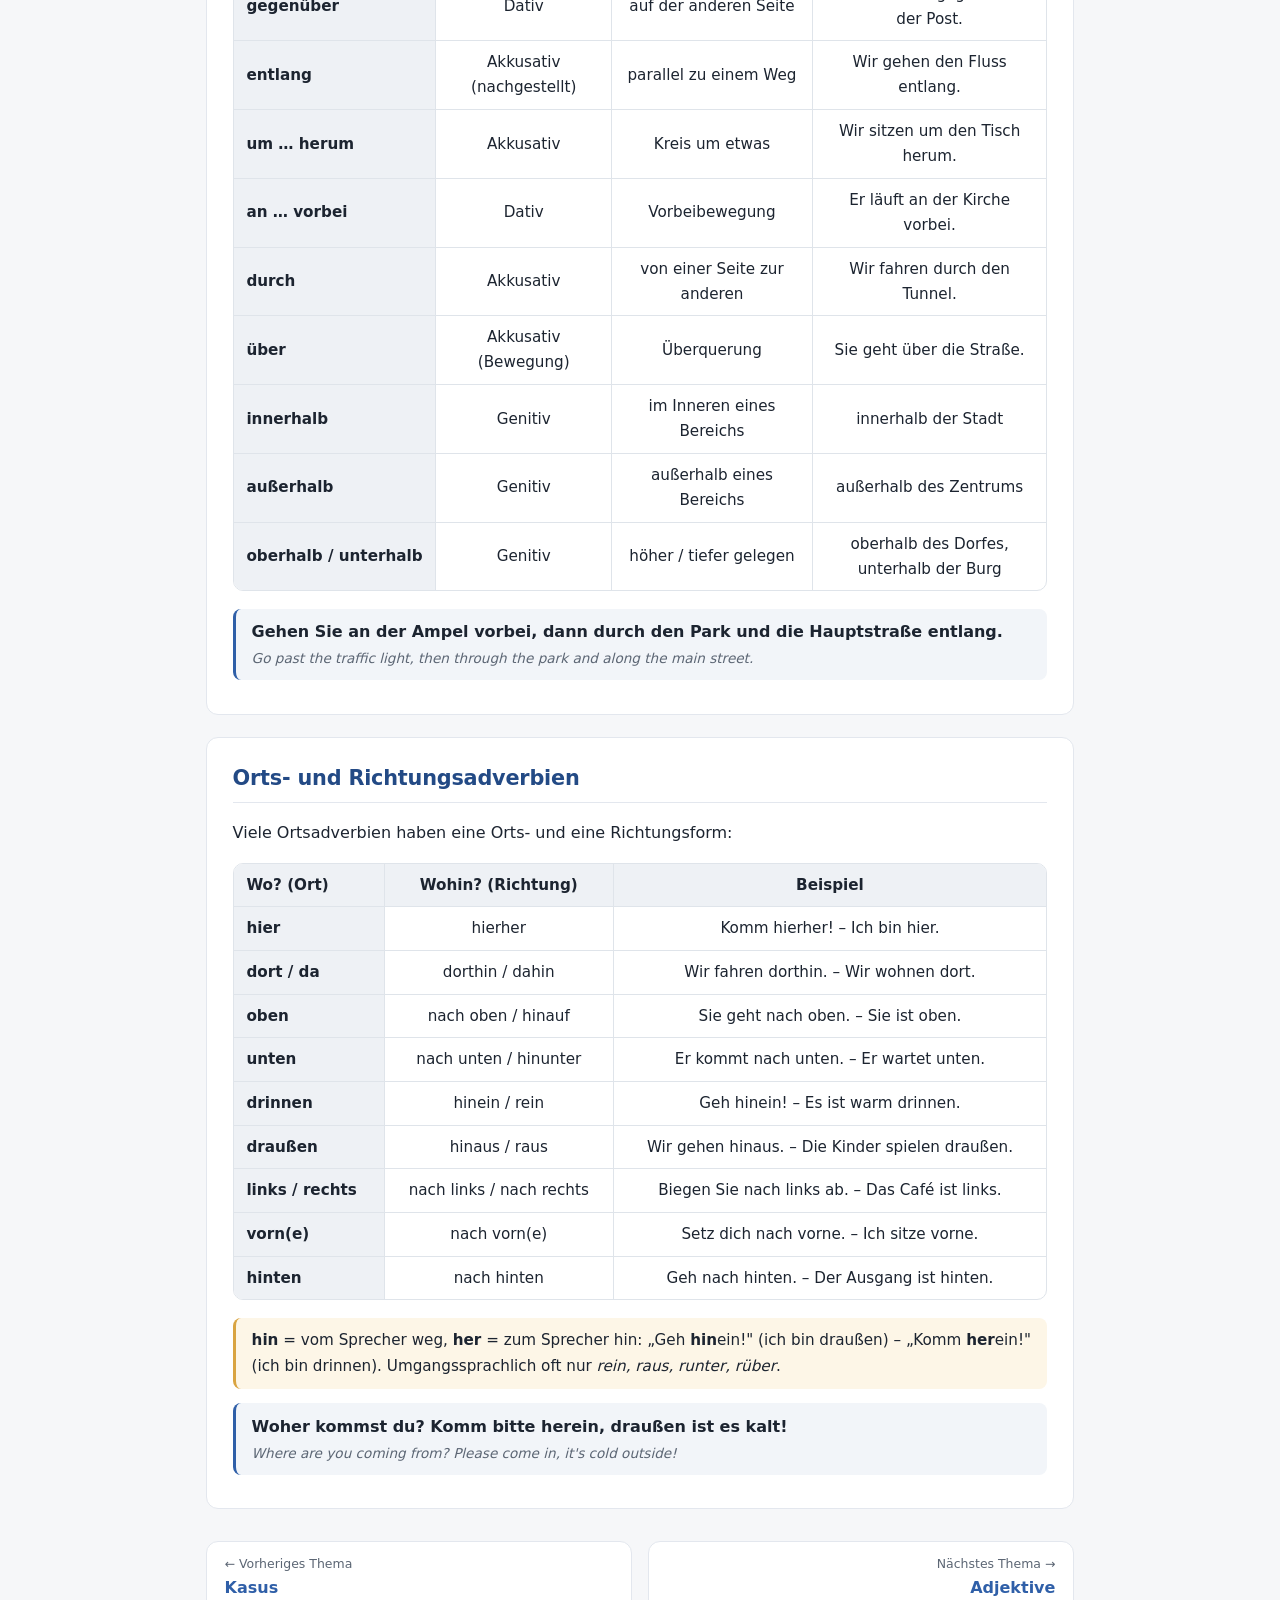
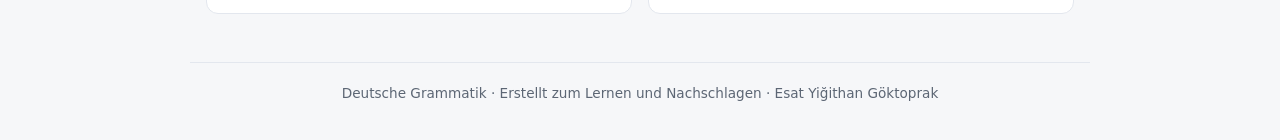
<file: themen/richtung-ort.html>
<!DOCTYPE html>
<html lang="de">
<head>
  <meta charset="UTF-8">
  <meta name="viewport" content="width=device-width, initial-scale=1.0">
  <title>Richtungs- und Ortsangaben – Deutsche Grammatik</title>
  <link rel="stylesheet" href="../style.css">
  <script src="../site.js"></script>
</head>
<body>

<main>

  <header class="seitenkopf">
    <h1>Richtungs- und Ortsangaben</h1>
    <p>Wo? · Wohin? · Woher?</p>
  </header>

  <!-- ===== Die drei Fragen ===== -->
  <section id="fragen">
    <h2>Die drei Fragen</h2>
    <p>Das Deutsche unterscheidet streng zwischen Ort, Richtung und Herkunft:</p>
    <div class="tabelle-scroll">
      <table>
        <tr><th>Frage</th><th>Bedeutung</th><th>Typische Wörter</th><th>Beispiel</th></tr>
        <tr><td><strong>Wo?</strong></td><td>Ort, Position</td><td>in, an, auf, bei + Dativ</td><td>Ich bin <strong>in der</strong> Schule.</td></tr>
        <tr><td><strong>Wohin?</strong></td><td>Richtung, Ziel</td><td>in, an, auf + Akkusativ; nach, zu</td><td>Ich gehe <strong>in die</strong> Schule.</td></tr>
        <tr><td><strong>Woher?</strong></td><td>Herkunft</td><td>aus, von + Dativ</td><td>Ich komme <strong>aus der</strong> Schule.</td></tr>
      </table>
    </div>
    <div class="hinweis">Die Regel „Wohin? → Akkusativ, Wo? → Dativ" bei <em>in, an, auf</em> usw. wird auf der Seite <a href="praepositionen.html#wechsel">Präpositionen (Wechselpräpositionen)</a> ausführlich erklärt.</div>
  </section>

  <!-- ===== Länder und Städte ===== -->
  <section id="laender">
    <h2>Länder, Städte, Kontinente</h2>
    <div class="tabelle-scroll">
      <table>
        <tr><th></th><th>Wohin?</th><th>Wo?</th><th>Woher?</th></tr>
        <tr><td>Städte &amp; Länder ohne Artikel</td><td><strong>nach</strong> Berlin / Deutschland</td><td><strong>in</strong> Berlin / Deutschland</td><td><strong>aus</strong> Berlin / Deutschland</td></tr>
        <tr><td>Länder mit Artikel</td><td><strong>in die</strong> Türkei, <strong>in die</strong> Schweiz, <strong>in den</strong> Iran</td><td><strong>in der</strong> Türkei / Schweiz, <strong>im</strong> Iran</td><td><strong>aus der</strong> Türkei / Schweiz, <strong>aus dem</strong> Iran</td></tr>
        <tr><td>Inseln</td><td><strong>auf</strong> die Insel / <strong>nach</strong> Mallorca</td><td><strong>auf</strong> der Insel / <strong>auf</strong> Mallorca</td><td><strong>von</strong> der Insel</td></tr>
      </table>
    </div>
    <div class="beispiel">
      <span class="de">Ich fliege nach Italien, aber meine Schwester fliegt in die Türkei.</span>
      <span class="en">I'm flying to Italy, but my sister is flying to Turkey.</span>
    </div>
    <div class="hinweis">Länder mit Artikel sind z. B.: die Türkei, die Schweiz, die USA (Pl.), die Niederlande (Pl.), der Iran, der Irak, die Ukraine, die Slowakei.</div>
  </section>

  <!-- ===== Personen und Orte ===== -->
  <section id="personen">
    <h2>Personen, Geschäfte, Institutionen</h2>
    <div class="tabelle-scroll">
      <table>
        <tr><th></th><th>Wohin?</th><th>Wo?</th><th>Woher?</th></tr>
        <tr><td>Personen</td><td><strong>zu</strong> meiner Oma, <strong>zum</strong> Arzt</td><td><strong>bei</strong> meiner Oma, <strong>beim</strong> Arzt</td><td><strong>von</strong> meiner Oma, <strong>vom</strong> Arzt</td></tr>
        <tr><td>Geschäfte, Institutionen</td><td><strong>zur</strong> Post, <strong>zum</strong> Supermarkt (oder: in die Post, in den Supermarkt)</td><td><strong>in der</strong> Post, <strong>im</strong> Supermarkt</td><td><strong>von der</strong> Post, <strong>aus dem</strong> Supermarkt</td></tr>
      </table>
    </div>
    <div class="beispiel">
      <span class="de">Ich gehe zum Friseur. – Ich war beim Friseur. – Ich komme gerade vom Friseur.</span>
      <span class="en">I'm going to the hairdresser. – I was at the hairdresser's. – I'm just coming from the hairdresser.</span>
    </div>
    <div class="hinweis"><em>zu</em> = Richtung zum Gebäude/zur Person, <em>in</em> = man geht hinein. Zu Personen <strong>nie</strong> „in": nur „zu meiner Oma".</div>
  </section>

  <!-- ===== Hause ===== -->
  <section id="hause">
    <h2>Sonderfall: Hause</h2>
    <div class="tabelle-scroll">
      <table>
        <tr><th>Frage</th><th>Ausdruck</th><th>Beispiel</th></tr>
        <tr><td>Wohin?</td><td><strong>nach Hause</strong></td><td>Ich gehe jetzt nach Hause.</td></tr>
        <tr><td>Wo?</td><td><strong>zu Hause / zuhause</strong></td><td>Ich bleibe heute zu Hause.</td></tr>
        <tr><td>Woher?</td><td><strong>von zu Hause</strong></td><td>Ich arbeite von zu Hause.</td></tr>
      </table>
    </div>
    <div class="beispiel">
      <span class="de">Er ist nicht zu Hause, er geht gerade nach Hause.</span>
      <span class="en">He is not at home, he is on his way home right now.</span>
    </div>
  </section>

  <!-- ===== Positionsverben ===== -->
  <section id="positionsverben">
    <h2>Positionsverben: stellen/stehen, legen/liegen …</h2>
    <p>Zu jeder Aktion (Wohin? + Akkusativ) gehört ein Zustandsverb (Wo? + Dativ):</p>
    <div class="tabelle-scroll">
      <table>
        <tr><th>Aktion – Wohin? (Akk.)</th><th>Zustand – Wo? (Dat.)</th><th>Gebrauch</th></tr>
        <tr><td><strong>stellen</strong> (stellte, hat gestellt)</td><td><strong>stehen</strong> (stand, hat gestanden)</td><td>vertikal, auf einer Fläche</td></tr>
        <tr><td><strong>legen</strong> (legte, hat gelegt)</td><td><strong>liegen</strong> (lag, hat gelegen)</td><td>horizontal</td></tr>
        <tr><td><strong>setzen</strong> (setzte, hat gesetzt)</td><td><strong>sitzen</strong> (saß, hat gesessen)</td><td>Personen, Sitzen</td></tr>
        <tr><td><strong>hängen</strong> (hängte, hat gehängt)</td><td><strong>hängen</strong> (hing, hat gehangen)</td><td>an Wand, Haken usw.</td></tr>
        <tr><td><strong>stecken</strong> (steckte, hat gesteckt)</td><td><strong>stecken</strong> (steckte, hat gesteckt)</td><td>in etwas hinein</td></tr>
      </table>
    </div>
    <div class="beispiel">
      <span class="de">Ich stelle die Vase auf den Tisch. → Die Vase steht auf dem Tisch.</span>
      <span class="en">I put the vase on the table. → The vase is (standing) on the table.</span>
    </div>
    <div class="beispiel">
      <span class="de">Sie legt das Buch ins Regal. → Das Buch liegt im Regal.</span>
      <span class="en">She puts the book on the shelf. → The book is (lying) on the shelf.</span>
    </div>
    <div class="beispiel">
      <span class="de">Er hängt das Bild an die Wand. → Das Bild hängt an der Wand.</span>
      <span class="en">He hangs the picture on the wall. → The picture hangs on the wall.</span>
    </div>
    <div class="hinweis">Die Aktionsverben sind regelmäßig (hängte, gehängt), die Zustandsverben unregelmäßig (hing, gehangen). Bei den Zustandsverben steht immer der <strong>Dativ</strong>, bei den Aktionsverben der <strong>Akkusativ</strong>.</div>
  </section>

  <!-- ===== Weitere lokale Präpositionen ===== -->
  <section id="lokale-praepositionen">
    <h2>Weitere lokale Präpositionen</h2>
    <div class="tabelle-scroll">
      <table>
        <tr><th>Präposition</th><th>Kasus</th><th>Bedeutung</th><th>Beispiel</th></tr>
        <tr><td>gegenüber</td><td>Dativ</td><td>auf der anderen Seite</td><td>Die Bank ist gegenüber der Post.</td></tr>
        <tr><td>entlang</td><td>Akkusativ (nachgestellt)</td><td>parallel zu einem Weg</td><td>Wir gehen den Fluss entlang.</td></tr>
        <tr><td>um … herum</td><td>Akkusativ</td><td>Kreis um etwas</td><td>Wir sitzen um den Tisch herum.</td></tr>
        <tr><td>an … vorbei</td><td>Dativ</td><td>Vorbeibewegung</td><td>Er läuft an der Kirche vorbei.</td></tr>
        <tr><td>durch</td><td>Akkusativ</td><td>von einer Seite zur anderen</td><td>Wir fahren durch den Tunnel.</td></tr>
        <tr><td>über</td><td>Akkusativ (Bewegung)</td><td>Überquerung</td><td>Sie geht über die Straße.</td></tr>
        <tr><td>innerhalb</td><td>Genitiv</td><td>im Inneren eines Bereichs</td><td>innerhalb der Stadt</td></tr>
        <tr><td>außerhalb</td><td>Genitiv</td><td>außerhalb eines Bereichs</td><td>außerhalb des Zentrums</td></tr>
        <tr><td>oberhalb / unterhalb</td><td>Genitiv</td><td>höher / tiefer gelegen</td><td>oberhalb des Dorfes, unterhalb der Burg</td></tr>
      </table>
    </div>
    <div class="beispiel">
      <span class="de">Gehen Sie an der Ampel vorbei, dann durch den Park und die Hauptstraße entlang.</span>
      <span class="en">Go past the traffic light, then through the park and along the main street.</span>
    </div>
  </section>

  <!-- ===== Adverbien ===== -->
  <section id="adverbien">
    <h2>Orts- und Richtungsadverbien</h2>
    <p>Viele Ortsadverbien haben eine Orts- und eine Richtungsform:</p>
    <div class="tabelle-scroll">
      <table>
        <tr><th>Wo? (Ort)</th><th>Wohin? (Richtung)</th><th>Beispiel</th></tr>
        <tr><td>hier</td><td>hierher</td><td>Komm hierher! – Ich bin hier.</td></tr>
        <tr><td>dort / da</td><td>dorthin / dahin</td><td>Wir fahren dorthin. – Wir wohnen dort.</td></tr>
        <tr><td>oben</td><td>nach oben / hinauf</td><td>Sie geht nach oben. – Sie ist oben.</td></tr>
        <tr><td>unten</td><td>nach unten / hinunter</td><td>Er kommt nach unten. – Er wartet unten.</td></tr>
        <tr><td>drinnen</td><td>hinein / rein</td><td>Geh hinein! – Es ist warm drinnen.</td></tr>
        <tr><td>draußen</td><td>hinaus / raus</td><td>Wir gehen hinaus. – Die Kinder spielen draußen.</td></tr>
        <tr><td>links / rechts</td><td>nach links / nach rechts</td><td>Biegen Sie nach links ab. – Das Café ist links.</td></tr>
        <tr><td>vorn(e)</td><td>nach vorn(e)</td><td>Setz dich nach vorne. – Ich sitze vorne.</td></tr>
        <tr><td>hinten</td><td>nach hinten</td><td>Geh nach hinten. – Der Ausgang ist hinten.</td></tr>
      </table>
    </div>
    <div class="hinweis"><strong>hin</strong> = vom Sprecher weg, <strong>her</strong> = zum Sprecher hin: „Geh <strong>hin</strong>ein!" (ich bin draußen) – „Komm <strong>her</strong>ein!" (ich bin drinnen). Umgangssprachlich oft nur <em>rein, raus, runter, rüber</em>.</div>
    <div class="beispiel">
      <span class="de">Woher kommst du? Komm bitte herein, draußen ist es kalt!</span>
      <span class="en">Where are you coming from? Please come in, it's cold outside!</span>
    </div>
  </section>

</main>

</body>
</html>
</file>
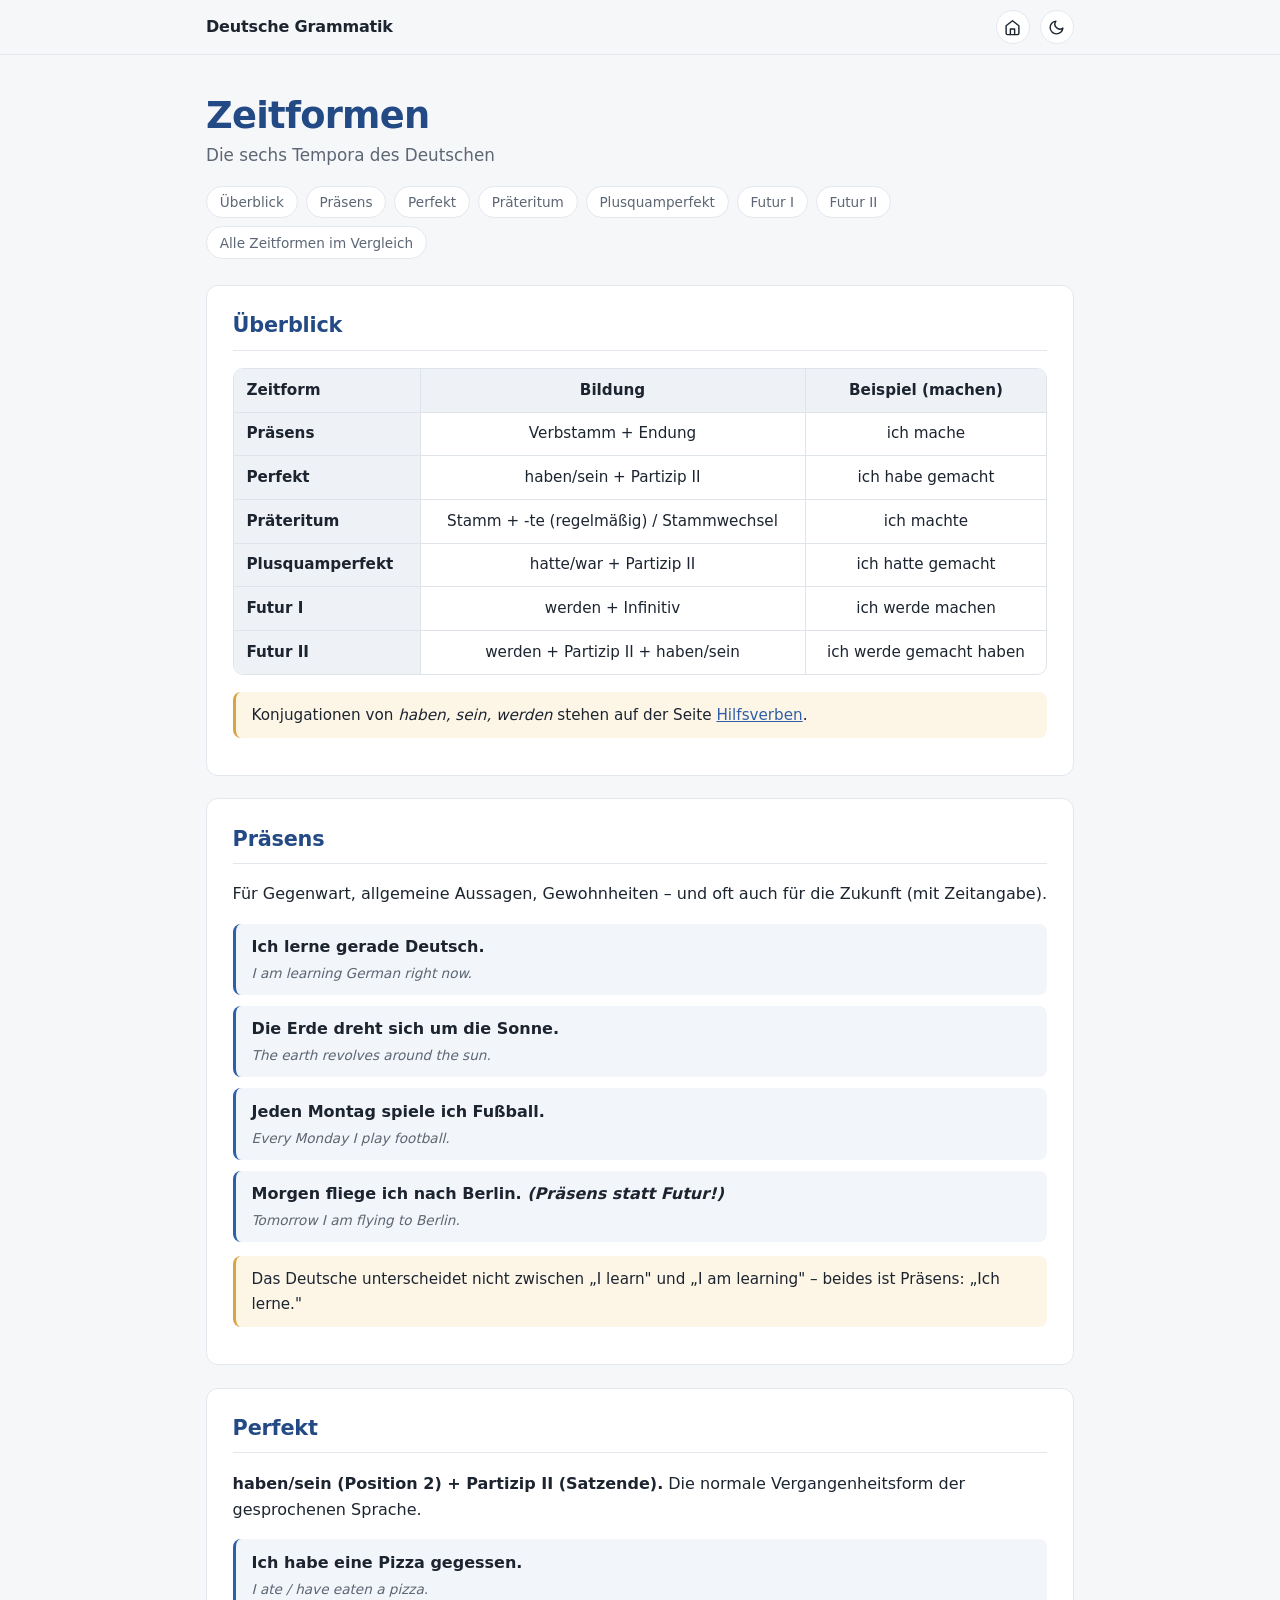
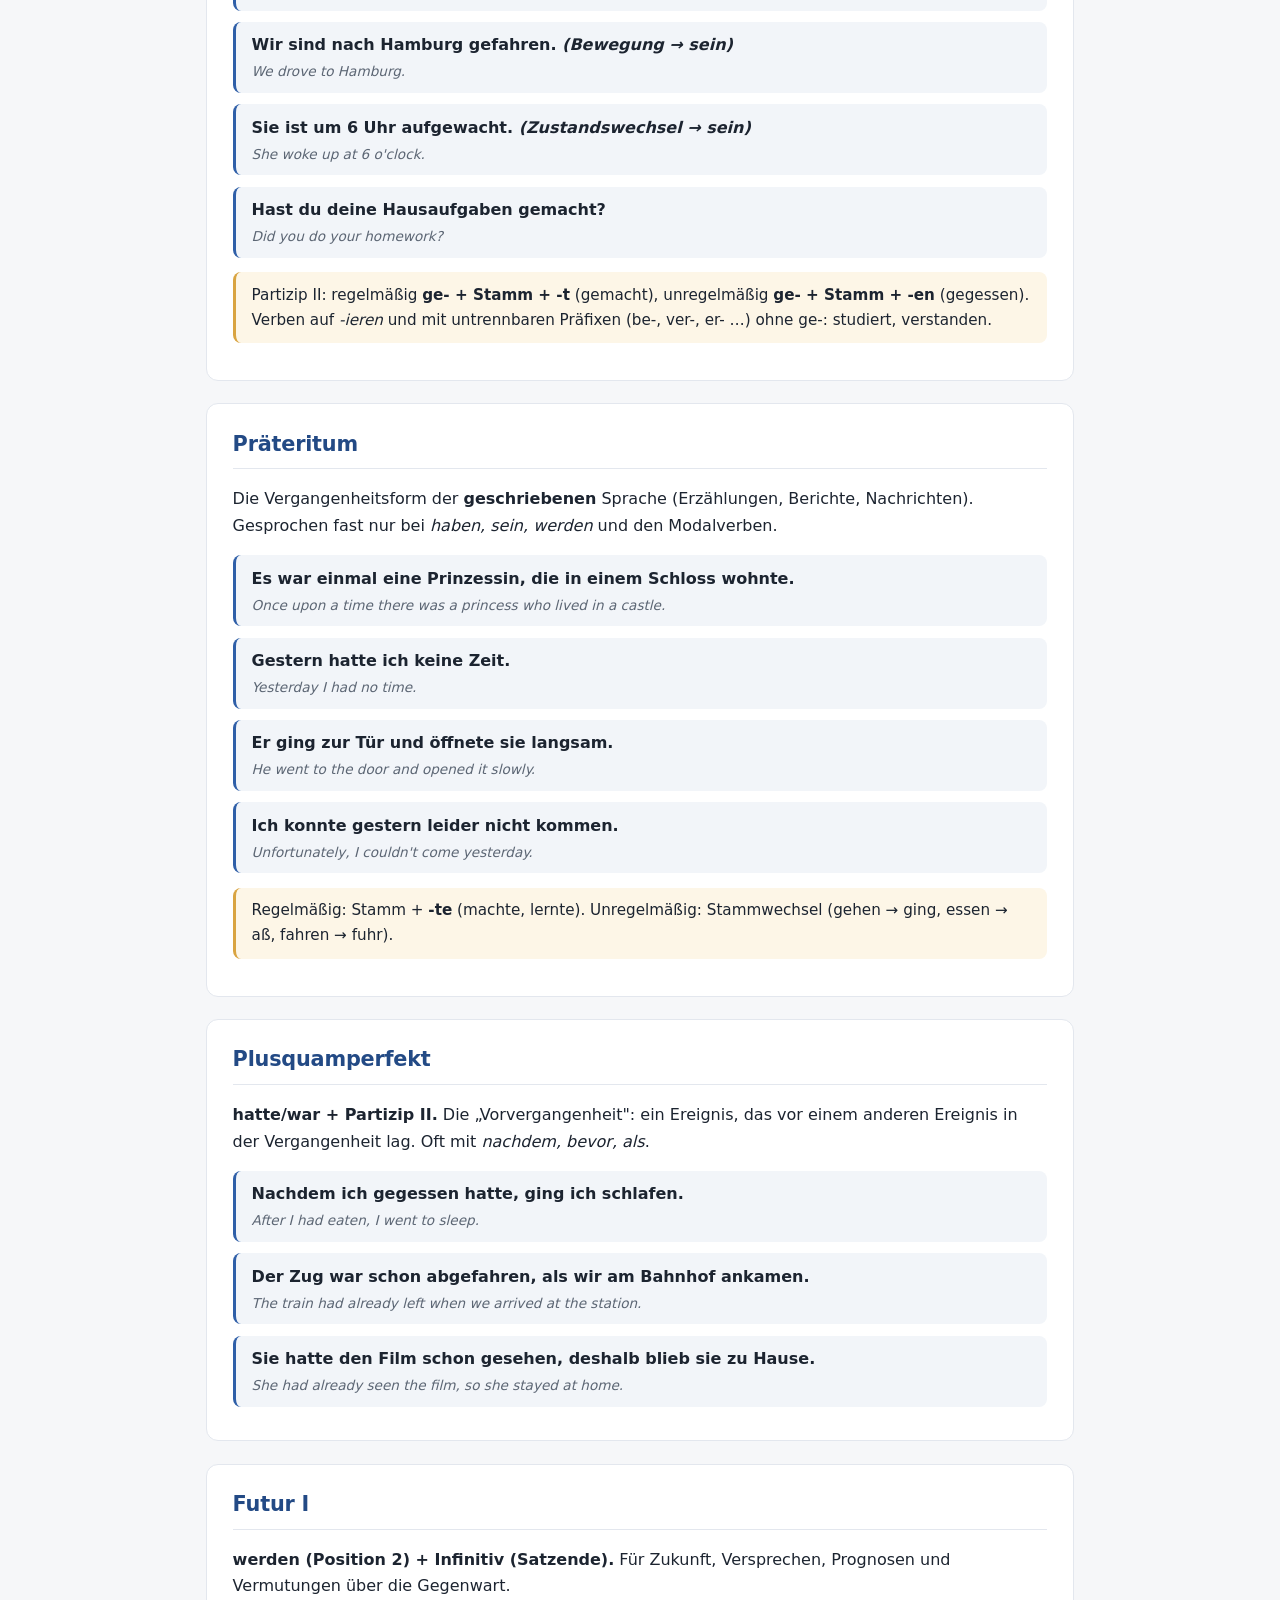
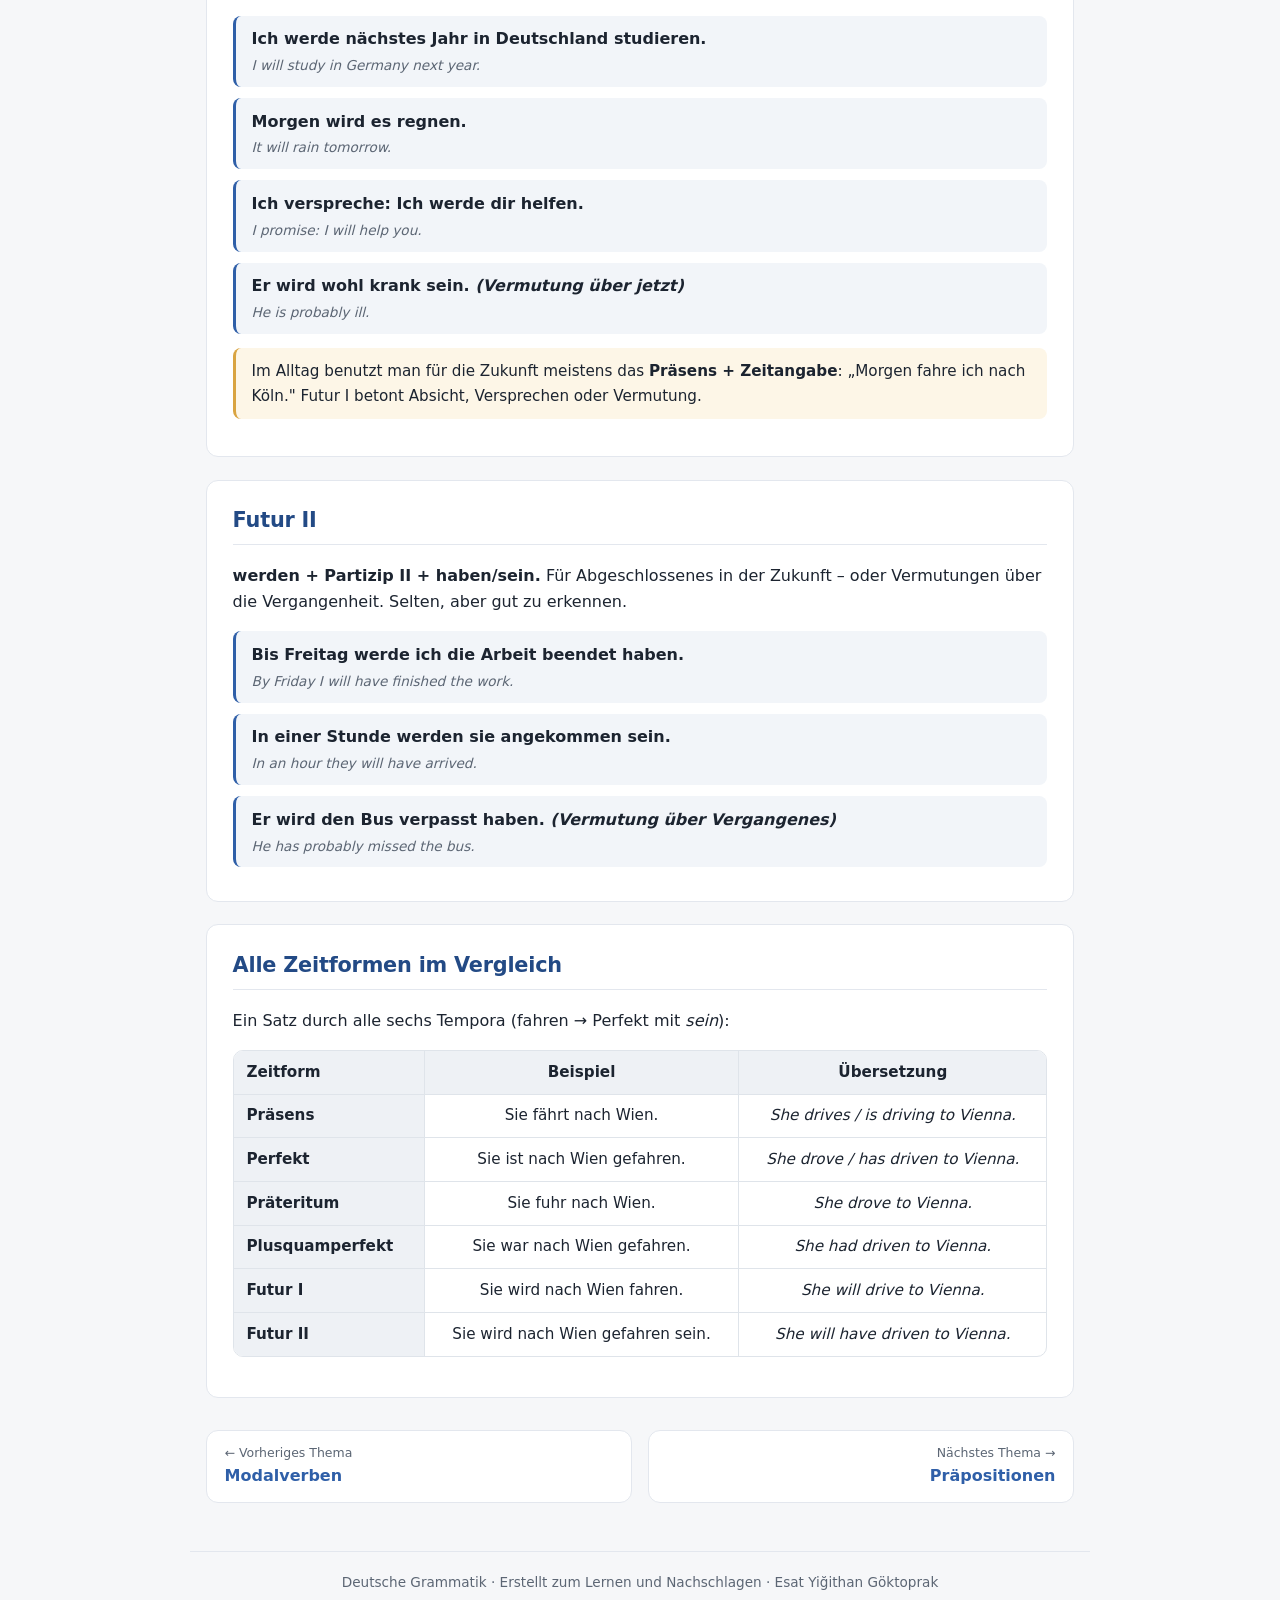
<file: themen/zeitformen.html>
<!DOCTYPE html>
<html lang="de">
<head>
  <meta charset="UTF-8">
  <meta name="viewport" content="width=device-width, initial-scale=1.0">
  <title>Zeitformen – Deutsche Grammatik</title>
  <link rel="stylesheet" href="../style.css">
  <script src="../site.js"></script>
</head>
<body>

<main>

  <header class="seitenkopf">
    <h1>Zeitformen</h1>
    <p>Die sechs Tempora des Deutschen</p>
  </header>

  <!-- ===== Überblick ===== -->
  <section id="ueberblick">
    <h2>Überblick</h2>
    <div class="tabelle-scroll">
      <table>
        <tr><th>Zeitform</th><th>Bildung</th><th>Beispiel (machen)</th></tr>
        <tr><td>Präsens</td><td>Verbstamm + Endung</td><td>ich mache</td></tr>
        <tr><td>Perfekt</td><td>haben/sein + Partizip II</td><td>ich habe gemacht</td></tr>
        <tr><td>Präteritum</td><td>Stamm + -te (regelmäßig) / Stammwechsel</td><td>ich machte</td></tr>
        <tr><td>Plusquamperfekt</td><td>hatte/war + Partizip II</td><td>ich hatte gemacht</td></tr>
        <tr><td>Futur I</td><td>werden + Infinitiv</td><td>ich werde machen</td></tr>
        <tr><td>Futur II</td><td>werden + Partizip II + haben/sein</td><td>ich werde gemacht haben</td></tr>
      </table>
    </div>
    <div class="hinweis">Konjugationen von <em>haben, sein, werden</em> stehen auf der Seite <a href="hilfsverben.html">Hilfsverben</a>.</div>
  </section>

  <!-- ===== Präsens ===== -->
  <section id="praesens">
    <h2>Präsens</h2>
    <p>Für Gegenwart, allgemeine Aussagen, Gewohnheiten – und oft auch für die Zukunft (mit Zeitangabe).</p>
    <div class="beispiel">
      <span class="de">Ich lerne gerade Deutsch.</span>
      <span class="en">I am learning German right now.</span>
    </div>
    <div class="beispiel">
      <span class="de">Die Erde dreht sich um die Sonne.</span>
      <span class="en">The earth revolves around the sun.</span>
    </div>
    <div class="beispiel">
      <span class="de">Jeden Montag spiele ich Fußball.</span>
      <span class="en">Every Monday I play football.</span>
    </div>
    <div class="beispiel">
      <span class="de">Morgen fliege ich nach Berlin. <em>(Präsens statt Futur!)</em></span>
      <span class="en">Tomorrow I am flying to Berlin.</span>
    </div>
    <div class="hinweis">Das Deutsche unterscheidet nicht zwischen „I learn" und „I am learning" – beides ist Präsens: „Ich lerne."</div>
  </section>

  <!-- ===== Perfekt ===== -->
  <section id="perfekt">
    <h2>Perfekt</h2>
    <p><strong>haben/sein (Position 2) + Partizip II (Satzende).</strong> Die normale Vergangenheitsform der gesprochenen Sprache.</p>
    <div class="beispiel">
      <span class="de">Ich habe eine Pizza gegessen.</span>
      <span class="en">I ate / have eaten a pizza.</span>
    </div>
    <div class="beispiel">
      <span class="de">Wir sind nach Hamburg gefahren. <em>(Bewegung → sein)</em></span>
      <span class="en">We drove to Hamburg.</span>
    </div>
    <div class="beispiel">
      <span class="de">Sie ist um 6 Uhr aufgewacht. <em>(Zustandswechsel → sein)</em></span>
      <span class="en">She woke up at 6 o'clock.</span>
    </div>
    <div class="beispiel">
      <span class="de">Hast du deine Hausaufgaben gemacht?</span>
      <span class="en">Did you do your homework?</span>
    </div>
    <div class="hinweis">Partizip II: regelmäßig <strong>ge- + Stamm + -t</strong> (gemacht), unregelmäßig <strong>ge- + Stamm + -en</strong> (gegessen). Verben auf <em>-ieren</em> und mit untrennbaren Präfixen (be-, ver-, er- …) ohne ge-: studiert, verstanden.</div>
  </section>

  <!-- ===== Präteritum ===== -->
  <section id="praeteritum">
    <h2>Präteritum</h2>
    <p>Die Vergangenheitsform der <strong>geschriebenen</strong> Sprache (Erzählungen, Berichte, Nachrichten). Gesprochen fast nur bei <em>haben, sein, werden</em> und den Modalverben.</p>
    <div class="beispiel">
      <span class="de">Es war einmal eine Prinzessin, die in einem Schloss wohnte.</span>
      <span class="en">Once upon a time there was a princess who lived in a castle.</span>
    </div>
    <div class="beispiel">
      <span class="de">Gestern hatte ich keine Zeit.</span>
      <span class="en">Yesterday I had no time.</span>
    </div>
    <div class="beispiel">
      <span class="de">Er ging zur Tür und öffnete sie langsam.</span>
      <span class="en">He went to the door and opened it slowly.</span>
    </div>
    <div class="beispiel">
      <span class="de">Ich konnte gestern leider nicht kommen.</span>
      <span class="en">Unfortunately, I couldn't come yesterday.</span>
    </div>
    <div class="hinweis">Regelmäßig: Stamm + <strong>-te</strong> (machte, lernte). Unregelmäßig: Stammwechsel (gehen → ging, essen → aß, fahren → fuhr).</div>
  </section>

  <!-- ===== Plusquamperfekt ===== -->
  <section id="plusquamperfekt">
    <h2>Plusquamperfekt</h2>
    <p><strong>hatte/war + Partizip II.</strong> Die „Vorvergangenheit": ein Ereignis, das vor einem anderen Ereignis in der Vergangenheit lag. Oft mit <em>nachdem, bevor, als</em>.</p>
    <div class="beispiel">
      <span class="de">Nachdem ich gegessen hatte, ging ich schlafen.</span>
      <span class="en">After I had eaten, I went to sleep.</span>
    </div>
    <div class="beispiel">
      <span class="de">Der Zug war schon abgefahren, als wir am Bahnhof ankamen.</span>
      <span class="en">The train had already left when we arrived at the station.</span>
    </div>
    <div class="beispiel">
      <span class="de">Sie hatte den Film schon gesehen, deshalb blieb sie zu Hause.</span>
      <span class="en">She had already seen the film, so she stayed at home.</span>
    </div>
  </section>

  <!-- ===== Futur I ===== -->
  <section id="futur1">
    <h2>Futur I</h2>
    <p><strong>werden (Position 2) + Infinitiv (Satzende).</strong> Für Zukunft, Versprechen, Prognosen und Vermutungen über die Gegenwart.</p>
    <div class="beispiel">
      <span class="de">Ich werde nächstes Jahr in Deutschland studieren.</span>
      <span class="en">I will study in Germany next year.</span>
    </div>
    <div class="beispiel">
      <span class="de">Morgen wird es regnen.</span>
      <span class="en">It will rain tomorrow.</span>
    </div>
    <div class="beispiel">
      <span class="de">Ich verspreche: Ich werde dir helfen.</span>
      <span class="en">I promise: I will help you.</span>
    </div>
    <div class="beispiel">
      <span class="de">Er wird wohl krank sein. <em>(Vermutung über jetzt)</em></span>
      <span class="en">He is probably ill.</span>
    </div>
    <div class="hinweis">Im Alltag benutzt man für die Zukunft meistens das <strong>Präsens + Zeitangabe</strong>: „Morgen fahre ich nach Köln." Futur I betont Absicht, Versprechen oder Vermutung.</div>
  </section>

  <!-- ===== Futur II ===== -->
  <section id="futur2">
    <h2>Futur II</h2>
    <p><strong>werden + Partizip II + haben/sein.</strong> Für Abgeschlossenes in der Zukunft – oder Vermutungen über die Vergangenheit. Selten, aber gut zu erkennen.</p>
    <div class="beispiel">
      <span class="de">Bis Freitag werde ich die Arbeit beendet haben.</span>
      <span class="en">By Friday I will have finished the work.</span>
    </div>
    <div class="beispiel">
      <span class="de">In einer Stunde werden sie angekommen sein.</span>
      <span class="en">In an hour they will have arrived.</span>
    </div>
    <div class="beispiel">
      <span class="de">Er wird den Bus verpasst haben. <em>(Vermutung über Vergangenes)</em></span>
      <span class="en">He has probably missed the bus.</span>
    </div>
  </section>

  <!-- ===== Vergleich ===== -->
  <section id="vergleich">
    <h2>Alle Zeitformen im Vergleich</h2>
    <p>Ein Satz durch alle sechs Tempora (fahren → Perfekt mit <em>sein</em>):</p>
    <div class="tabelle-scroll">
      <table>
        <tr><th>Zeitform</th><th>Beispiel</th><th>Übersetzung</th></tr>
        <tr><td>Präsens</td><td>Sie fährt nach Wien.</td><td><em>She drives / is driving to Vienna.</em></td></tr>
        <tr><td>Perfekt</td><td>Sie ist nach Wien gefahren.</td><td><em>She drove / has driven to Vienna.</em></td></tr>
        <tr><td>Präteritum</td><td>Sie fuhr nach Wien.</td><td><em>She drove to Vienna.</em></td></tr>
        <tr><td>Plusquamperfekt</td><td>Sie war nach Wien gefahren.</td><td><em>She had driven to Vienna.</em></td></tr>
        <tr><td>Futur I</td><td>Sie wird nach Wien fahren.</td><td><em>She will drive to Vienna.</em></td></tr>
        <tr><td>Futur II</td><td>Sie wird nach Wien gefahren sein.</td><td><em>She will have driven to Vienna.</em></td></tr>
      </table>
    </div>
  </section>

</main>

</body>
</html>
</file>
<file: style.css>
/* ===== Deutsche Grammatik – gemeinsames Stylesheet ===== */

:root {
  color-scheme: light;

  --bg: #f6f7f9;
  --card: #ffffff;
  --text: #1c2430;
  --muted: #5c6674;
  --accent: #2f5fa8;
  --accent-dark: #234a85;
  --heading: #234a85;
  --border: #e3e7ee;

  /* Genusfarben */
  --maskulin: #2f6db3;
  --feminin: #c04a6b;
  --neutrum: #3d8a58;
  --plural: #c07a2f;

  --maskulin-bg: #e9f1fa;
  --feminin-bg: #faecf0;
  --neutrum-bg: #eaf5ee;
  --plural-bg: #faf1e5;

  --th-bg: #eef1f5;
  --beispiel-bg: #f2f5f9;
  --hinweis-bg: #fdf6e7;
  --hinweis-border: #d9a441;
  --tabelle-rand: #dfe4ea;

  --radius: 12px;
  --kopf-hoehe: 3.4rem;
  --schatten: 0 4px 14px rgba(28, 38, 54, 0.07);
  --schatten-gross: 0 14px 40px rgba(28, 38, 54, 0.16);
}

/* ===== Dunkles Farbschema ===== */
[data-theme="dark"] {
  color-scheme: dark;

  --bg: #14181f;
  --card: #1d232d;
  --text: #e4e8ee;
  --muted: #9aa5b1;
  --accent: #7fa9e0;
  --accent-dark: #a3c2ec;
  --heading: #8ab4e8;
  --border: #303845;

  --maskulin: #7fb3e8;
  --feminin: #e592ab;
  --neutrum: #7fc79a;
  --plural: #e0a866;

  --maskulin-bg: #1e3a5c;
  --feminin-bg: #47242f;
  --neutrum-bg: #1f3d2a;
  --plural-bg: #453218;

  --th-bg: #252d39;
  --beispiel-bg: #232b37;
  --hinweis-bg: #332b1a;
  --hinweis-border: #a87c2e;
  --tabelle-rand: #414c5e;

  --schatten: 0 4px 14px rgba(0, 0, 0, 0.35);
  --schatten-gross: 0 14px 40px rgba(0, 0, 0, 0.5);
}

* { box-sizing: border-box; }

html { scroll-behavior: smooth; }

body {
  margin: 0;
  font-family: system-ui, -apple-system, "Segoe UI", Roboto, "Helvetica Neue", Arial, sans-serif;
  background: var(--bg);
  color: var(--text);
  line-height: 1.65;
}

a { color: var(--accent); }
a:hover { color: var(--accent-dark); }

:focus-visible {
  outline: 2px solid var(--accent);
  outline-offset: 2px;
}

::selection { background: color-mix(in srgb, var(--accent) 25%, transparent); }

/* ===== Kopfzeile ===== */
.kopfzeile {
  position: sticky;
  top: 0;
  z-index: 40;
  background: var(--bg);
  background: color-mix(in srgb, var(--bg) 80%, transparent);
  -webkit-backdrop-filter: blur(12px);
  backdrop-filter: blur(12px);
  border-bottom: 1px solid var(--border);
}

.kopfzeile-innen {
  max-width: 900px;
  margin: 0 auto;
  padding: 0 1rem;
  height: var(--kopf-hoehe);
  display: flex;
  align-items: center;
  gap: 0.6rem;
}

.marke {
  margin-right: auto;
  font-weight: 600;
  letter-spacing: -0.01em;
  color: var(--text);
  text-decoration: none;
  white-space: nowrap;
  overflow: hidden;
  text-overflow: ellipsis;
}

.marke:hover { color: var(--accent); }

/* ---- Runde Knöpfe in der Kopfzeile (Startseite, Hell/Dunkel) ---- */
.kopf-knopf {
  display: flex;
  align-items: center;
  justify-content: center;
  width: 2.15rem;
  height: 2.15rem;
  padding: 0;
  border: 1px solid var(--border);
  border-radius: 999px;
  background: var(--card);
  color: var(--text);
  cursor: pointer;
}

.kopf-knopf:hover { border-color: var(--accent); color: var(--accent); }

/* ===== Hauptinhalt ===== */
main {
  max-width: 900px;
  margin: 0 auto;
  padding: 2rem 1rem 3rem;
}

.seitenkopf { margin: 0.4rem 0 1.6rem; }

.seitenkopf h1 {
  margin: 0 0 0.25rem;
  font-size: clamp(1.7rem, 1.35rem + 1.6vw, 2.3rem);
  line-height: 1.2;
  letter-spacing: -0.02em;
  color: var(--heading);
}

.seitenkopf p {
  margin: 0;
  font-size: 1.05rem;
  color: var(--muted);
}

.seitenkopf.start {
  text-align: center;
  padding: 2rem 0 0.8rem;
}

.seitenkopf.start h1 { font-size: clamp(2rem, 1.5rem + 2.4vw, 2.8rem); }

section {
  background: var(--card);
  border: 1px solid var(--border);
  border-radius: var(--radius);
  padding: 1.4rem 1.6rem;
  margin-bottom: 1.4rem;
  scroll-margin-top: calc(var(--kopf-hoehe) + 1rem);
}

/* Abschnitte ohne Kartenrahmen (Startseite) */
section.offen {
  background: none;
  border: none;
  padding: 0;
}

h2 {
  margin-top: 0;
  font-size: 1.3rem;
  letter-spacing: -0.01em;
  color: var(--heading);
  border-bottom: 1px solid var(--border);
  padding-bottom: 0.45rem;
}

section.offen h2 { border-bottom: none; padding-bottom: 0; }

h3 { color: var(--heading); margin-bottom: 0.4rem; }

/* ===== Kapitel-Navigation ===== */
.kapitel {
  display: flex;
  flex-wrap: wrap;
  gap: 0.5rem;
  margin: -0.6rem 0 1.6rem;
}

.kapitel a {
  padding: 0.26rem 0.8rem;
  border: 1px solid var(--border);
  border-radius: 999px;
  background: var(--card);
  font-size: 0.85rem;
  color: var(--muted);
  text-decoration: none;
  transition: color 0.12s, border-color 0.12s;
}

.kapitel a:hover { color: var(--accent); border-color: var(--accent); }

/* ===== Tabellen ===== */
.tabelle-scroll {
  overflow-x: auto;
  border: 1px solid var(--tabelle-rand);
  border-radius: 10px;
  margin: 0.9rem 0 1.1rem;
  scrollbar-width: thin;
  scrollbar-color: var(--muted) transparent;
}

.tabelle-scroll::-webkit-scrollbar { height: 6px; }
.tabelle-scroll::-webkit-scrollbar-thumb { background: var(--tabelle-rand); border-radius: 3px; }

table {
  border-collapse: separate;
  border-spacing: 0;
  width: 100%;
  margin: 0;
  font-size: 0.95rem;
}

th, td {
  border-bottom: 1px solid var(--tabelle-rand);
  border-right: 1px solid var(--tabelle-rand);
  padding: 0.55rem 0.8rem;
  text-align: center;
}

tr > *:last-child { border-right: none; }
tr:last-child > * { border-bottom: none; }

th { background: var(--th-bg); font-weight: 600; }

td:first-child, th:first-child {
  position: sticky;
  left: 0;
  z-index: 1;
  text-align: left;
  font-weight: 600;
  background: var(--th-bg);
  white-space: nowrap;
}

/* Genus-Spaltenfarben */
.m  { background: var(--maskulin-bg); color: var(--maskulin); font-weight: 600; }
.f  { background: var(--feminin-bg);  color: var(--feminin);  font-weight: 600; }
.n  { background: var(--neutrum-bg);  color: var(--neutrum);  font-weight: 600; }
.pl { background: var(--plural-bg);   color: var(--plural);   font-weight: 600; }

th.m, th.f, th.n, th.pl { font-weight: 700; }

/* Farblegende auf der Startseite */
.chip { padding: 0.12rem 0.5rem; border-radius: 6px; }
.legende p { color: var(--muted); }

/* ===== Beispiele ===== */
.beispiel {
  background: var(--beispiel-bg);
  border-left: 3px solid var(--accent);
  border-radius: 8px;
  padding: 0.65rem 1rem;
  margin: 0.7rem 0;
}

.beispiel .de { display: block; font-weight: 600; }
.beispiel .en {
  display: block;
  margin-top: 0.1rem;
  font-size: 0.85rem;
  font-style: italic;
  color: var(--muted);
}

/* ===== Hinweisboxen ===== */
.hinweis {
  background: var(--hinweis-bg);
  border-left: 3px solid var(--hinweis-border);
  border-radius: 8px;
  padding: 0.65rem 1rem;
  margin: 0.9rem 0;
  font-size: 0.95rem;
}

/* ===== Startseite: Themenkarten ===== */
.karten {
  display: grid;
  grid-template-columns: repeat(auto-fit, minmax(250px, 1fr));
  gap: 1rem;
  margin-top: 1.1rem;
}

.karte {
  display: block;
  background: var(--card);
  border: 1px solid var(--border);
  border-radius: var(--radius);
  padding: 1.15rem 1.25rem;
  text-decoration: none;
  color: var(--text);
  transition: border-color 0.15s, box-shadow 0.15s, transform 0.15s;
}

.karte:hover {
  border-color: color-mix(in srgb, var(--accent) 45%, var(--border));
  box-shadow: var(--schatten);
  transform: translateY(-2px);
}

.karte h3 {
  display: flex;
  align-items: baseline;
  justify-content: space-between;
  gap: 0.6rem;
  margin: 0 0 0.35rem;
  font-size: 1.05rem;
}

.karte p {
  margin: 0;
  font-size: 0.9rem;
  line-height: 1.5;
  color: var(--muted);
}

.karte.bald {
  opacity: 0.55;
  border-style: dashed;
  pointer-events: none;
}

/* Niveaustufen (nutzen die Genus-Palette: grün / blau / orange) */
.stufe {
  flex-shrink: 0;
  padding: 0.14rem 0.6rem;
  border-radius: 999px;
  font-size: 0.72rem;
  font-weight: 700;
  letter-spacing: 0.02em;
}

.stufe.a1 { background: var(--neutrum-bg);  color: var(--neutrum); }
.stufe.a2 { background: var(--maskulin-bg); color: var(--maskulin); }
.stufe.b1 { background: var(--plural-bg);   color: var(--plural); }

/* ===== Blättern: vorheriges / nächstes Thema ===== */
.blaettern {
  display: flex;
  gap: 1rem;
  margin-top: 2rem;
}

.blatt {
  flex: 1;
  max-width: 50%;
  padding: 0.75rem 1.1rem;
  background: var(--card);
  border: 1px solid var(--border);
  border-radius: var(--radius);
  text-decoration: none;
  transition: border-color 0.15s, box-shadow 0.15s;
}

.blatt.weiter { margin-left: auto; text-align: right; }

.blatt:hover {
  border-color: color-mix(in srgb, var(--accent) 45%, var(--border));
  box-shadow: var(--schatten);
}

.blatt .richtung { display: block; font-size: 0.78rem; color: var(--muted); }
.blatt .titel { display: block; font-weight: 600; color: var(--accent); }

/* ===== Fußzeile ===== */
footer {
  max-width: 900px;
  margin: 0 auto;
  padding: 1.2rem 1rem 2.2rem;
  border-top: 1px solid var(--border);
  text-align: center;
  font-size: 0.85rem;
  color: var(--muted);
}

/* ===== Kleine Bildschirme (Haupt-Nutzung: Handy) ===== */
@media (max-width: 560px) {
  main { padding: 1.3rem 0.75rem 2.5rem; }
  section { padding: 1.1rem 0.75rem; }
  .marke { font-size: 0.95rem; }
  .seitenkopf.start { padding-top: 1rem; }

  /* Tabellen: volle Kartenbreite und engere Zellen,
     damit die Deklinationstabellen ohne Scrollen passen */
  .tabelle-scroll {
    margin-left: -0.75rem;
    margin-right: -0.75rem;
    border-left: none;
    border-right: none;
    border-radius: 0;
  }
  table { font-size: 0.82rem; }
  th, td { padding: 0.4rem 0.45rem; }
  td:first-child, th:first-child { white-space: normal; }
  th { hyphens: auto; }

  /* größere Tippflächen */
  .kapitel a { padding: 0.35rem 0.85rem; }
  .blaettern { flex-direction: column; gap: 0.6rem; }
  .blatt { max-width: 100%; }
  .blatt.weiter { margin-left: 0; }
}

/* ===== Weniger Bewegung, wenn gewünscht ===== */
@media (prefers-reduced-motion: reduce) {
  html { scroll-behavior: auto; }
  *, *::before, *::after { transition: none !important; }
}

/* ===== Druck ===== */
@media print {
  .kopfzeile, .kapitel, .blaettern, footer { display: none; }
  section { border: none; padding: 0.4rem 0; }
}
</file>
